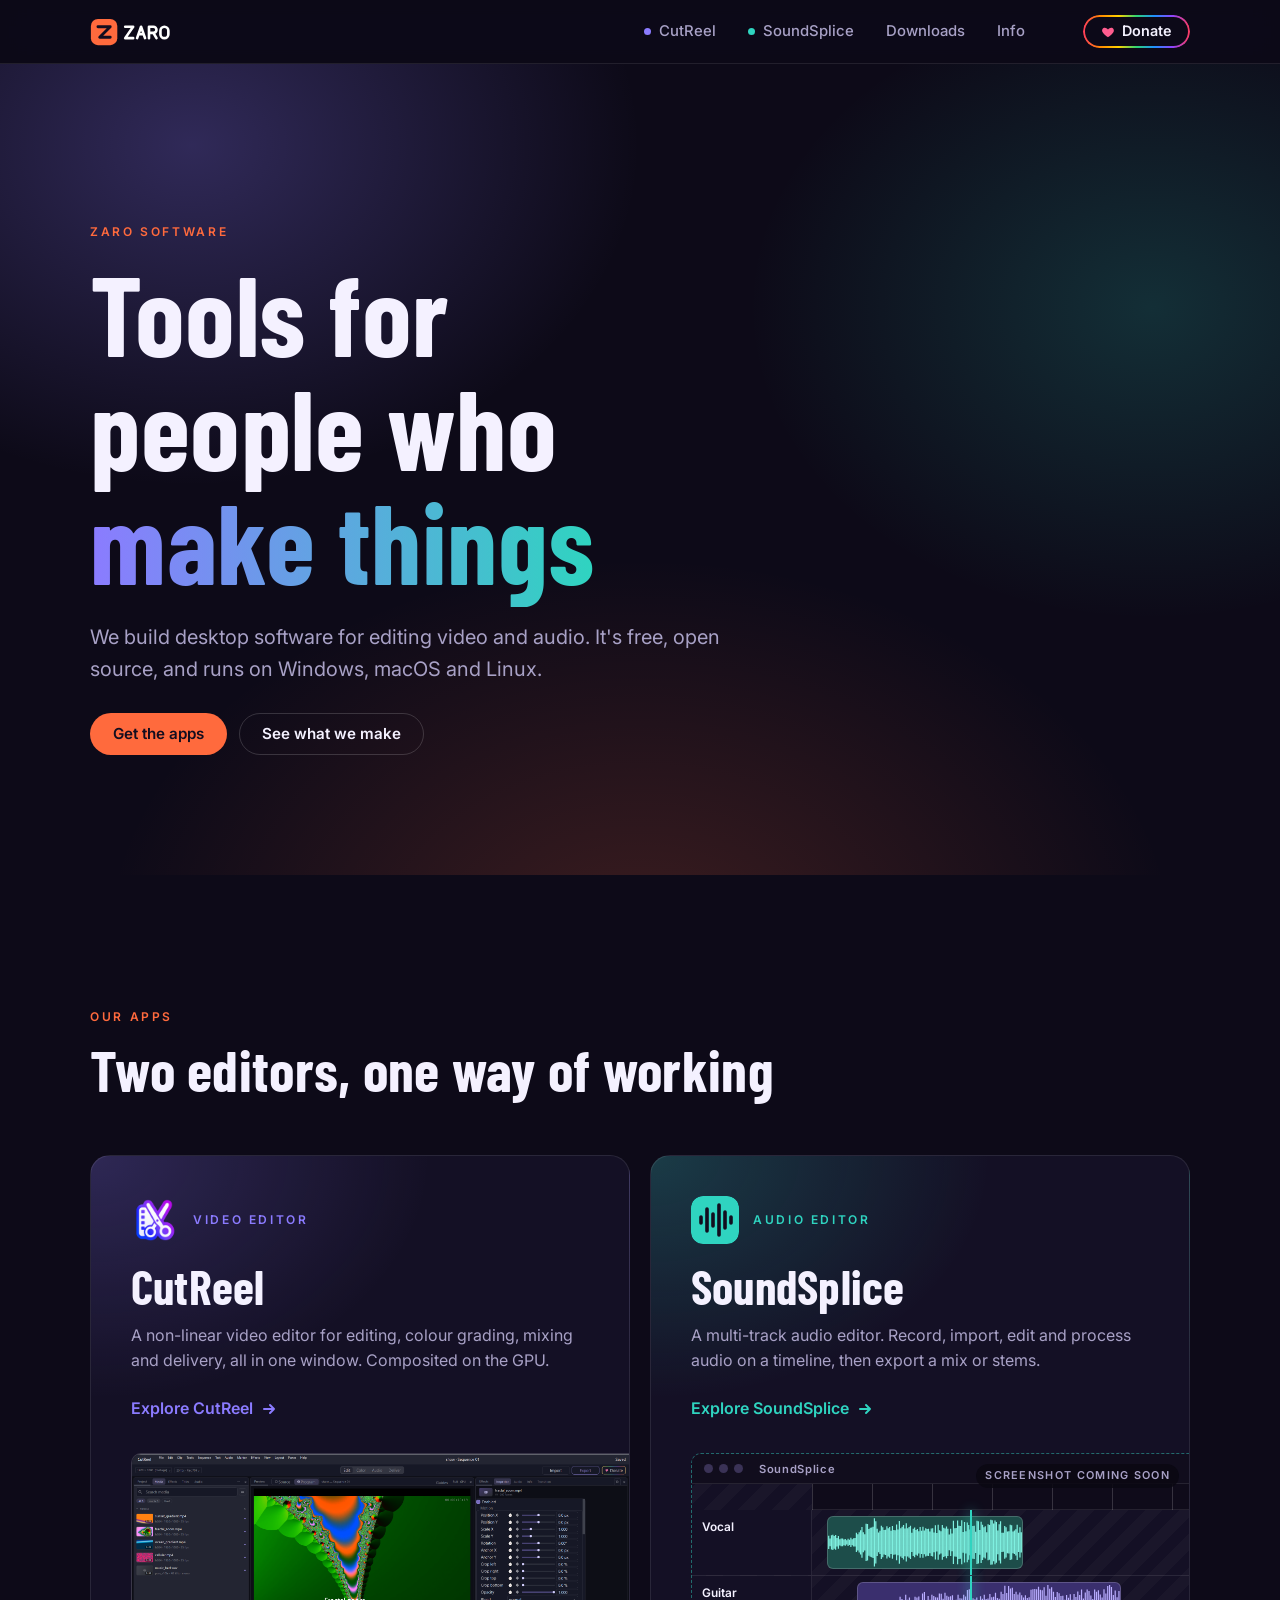
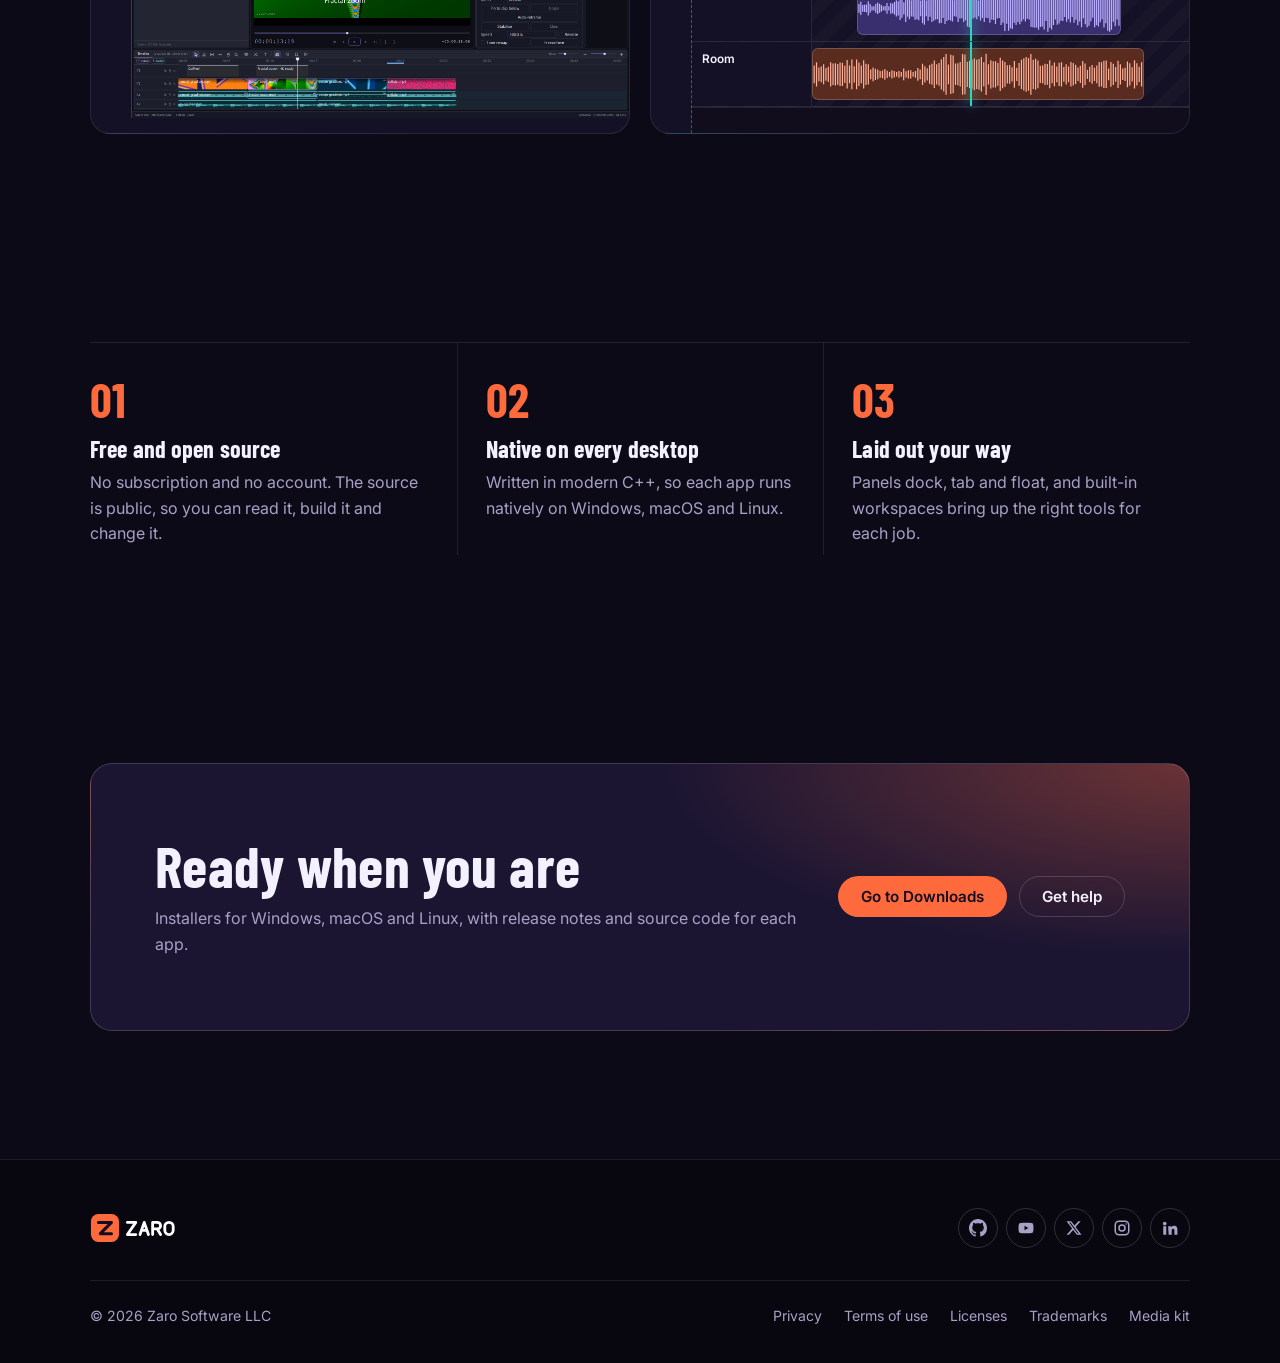
<file: index.html>
<!doctype html>
<html lang="en" class="no-js">
<head>
  <meta charset="utf-8">
  <meta name="viewport" content="width=device-width, initial-scale=1">
  <title>Zaro | Free creative tools for video and audio</title>
  <meta name="description" content="Zaro makes CutReel, a non-linear video editor, and SoundSplice, a multi-track audio editor. Free, open source, for Windows, macOS and Linux.">
  <link rel="icon" href="assets/img/brand/zaro-mark.svg" type="image/svg+xml">
  <link rel="preconnect" href="https://fonts.googleapis.com">
  <link rel="preconnect" href="https://fonts.gstatic.com" crossorigin>
  <link href="https://fonts.googleapis.com/css2?family=Barlow+Condensed:wght@600;700&family=Inter:wght@400;500;600;700&family=JetBrains+Mono:wght@400;500&display=swap" rel="stylesheet">
  <link rel="stylesheet" href="assets/css/site.css">
</head>
<body class="theme-zaro">
  <a class="skip-link" href="#main">Skip to content</a>

  <header class="site-header" data-layout="header"></header>

  <main id="main">
    <section class="home-hero">
      <div class="wrap">
        <span class="eyebrow">Zaro Software</span>
        <h1>Tools for people who <em>make things</em></h1>
        <p class="lede">We build desktop software for editing video and audio. It's free, open source, and runs on Windows, macOS and Linux.</p>
        <div class="btn-row">
          <a class="btn btn--primary" href="downloads.html">Get the apps</a>
          <a class="btn btn--ghost" href="#products">See what we make</a>
        </div>
      </div>
    </section>

    <section class="section" id="products">
      <div class="wrap">
        <div class="section-head reveal">
          <span class="eyebrow">Our apps</span>
          <h2>Two editors, one way of working</h2>
        </div>

        <div class="products">
          <a class="product-card product-card--cutreel reveal" href="cutreel.html">
            <div class="product-card__body">
              <div class="product-card__head">
                <img src="assets/img/cutreel/cutreel-icon.png" alt="" width="48" height="48">
                <span class="eyebrow">Video editor</span>
              </div>
              <h2>CutReel</h2>
              <p>A non-linear video editor for editing, colour grading, mixing and delivery, all in one window. Composited on the GPU.</p>
              <span class="go">Explore CutReel <svg viewBox="0 0 16 16" fill="none" stroke="currentColor" stroke-width="2" stroke-linecap="round" stroke-linejoin="round"><path d="M3 8h10M9 4l4 4-4 4"/></svg></span>
            </div>
            <div class="product-card__media">
              <img src="assets/img/cutreel/01-edit-workspace.png" alt="CutReel's Edit workspace with a media bin, program monitor, Inspector and four-track timeline" width="1920" height="1018" loading="lazy">
            </div>
          </a>

          <a class="product-card product-card--soundsplice reveal" href="soundsplice.html">
            <div class="product-card__body">
              <div class="product-card__head">
                <img src="assets/img/brand/soundsplice-icon.svg" alt="" width="48" height="48">
                <span class="eyebrow">Audio editor</span>
              </div>
              <h2>SoundSplice</h2>
              <p>A multi-track audio editor. Record, import, edit and process audio on a timeline, then export a mix or stems.</p>
              <span class="go">Explore SoundSplice <svg viewBox="0 0 16 16" fill="none" stroke="currentColor" stroke-width="2" stroke-linecap="round" stroke-linejoin="round"><path d="M3 8h10M9 4l4 4-4 4"/></svg></span>
            </div>
            <div class="product-card__media">
              <div class="placeholder mock-daw" data-label="Screenshot coming soon" style="--accent:var(--soundsplice)">
                <div class="mock-daw__bar"><i></i><i></i><i></i><b>SoundSplice</b></div>
                <div class="mock-daw__ruler"></div>
                <div class="mock-daw__tracks">
                  <div class="mock-track"><div class="mock-track__head"><b>Vocal</b></div><div class="mock-track__lane"><div class="mock-clip" style="left:4%;width:52%;background:#1d4d4a" data-wave="11" data-color="#7ff0e0"></div><div class="mock-playhead"></div></div></div>
                  <div class="mock-track"><div class="mock-track__head"><b>Guitar</b></div><div class="mock-track__lane"><div class="mock-clip" style="left:12%;width:70%;background:#3a2f6e" data-wave="23" data-color="#b9adff"></div><div class="mock-playhead"></div></div></div>
                  <div class="mock-track"><div class="mock-track__head"><b>Room</b></div><div class="mock-track__lane"><div class="mock-clip" style="left:0;width:88%;background:#5a2b1f" data-wave="37" data-color="#ffb199"></div><div class="mock-playhead"></div></div></div>
                </div>
                <div class="mock-daw__status"></div>
              </div>
            </div>
          </a>
        </div>
      </div>
    </section>

    <section class="section section--tight">
      <div class="wrap">
        <div class="values reveal">
          <div>
            <div class="num">01</div>
            <h3>Free and open source</h3>
            <p>No subscription and no account. The source is public, so you can read it, build it and change it.</p>
          </div>
          <div>
            <div class="num">02</div>
            <h3>Native on every desktop</h3>
            <p>Written in modern C++, so each app runs natively on Windows, macOS and Linux.</p>
          </div>
          <div>
            <div class="num">03</div>
            <h3>Laid out your way</h3>
            <p>Panels dock, tab and float, and built-in workspaces bring up the right tools for each job.</p>
          </div>
        </div>
      </div>
    </section>

    <section class="section">
      <div class="wrap">
        <div class="cta reveal">
          <div>
            <h2>Ready when you are</h2>
            <p>Installers for Windows, macOS and Linux, with release notes and source code for each app.</p>
          </div>
          <div class="btn-row">
            <a class="btn btn--primary" href="downloads.html">Go to Downloads</a>
            <a class="btn btn--ghost" href="info.html">Get help</a>
          </div>
        </div>
      </div>
    </section>
  </main>

  <footer class="site-footer" data-layout="footer"></footer>

  <script src="assets/js/layout.js"></script>
  <script src="assets/js/site.js"></script>
</body>
</html>
</file>
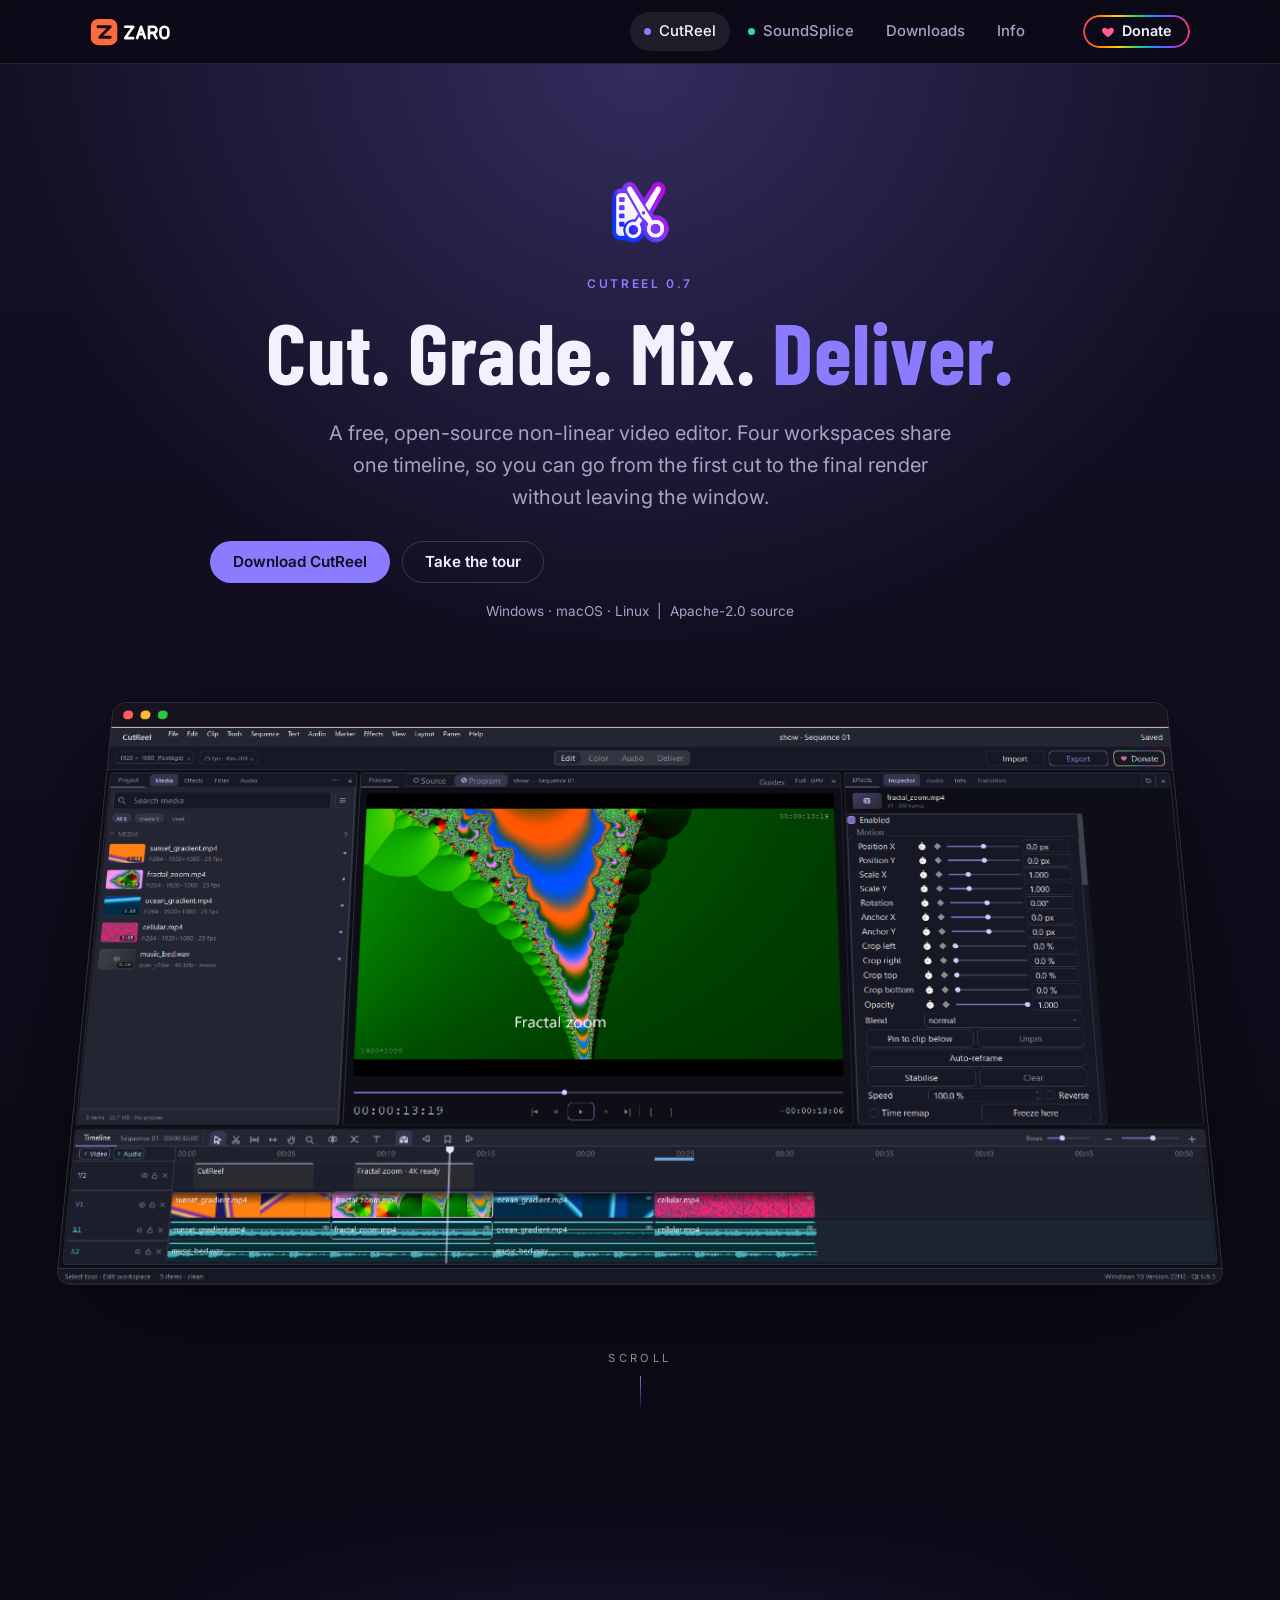
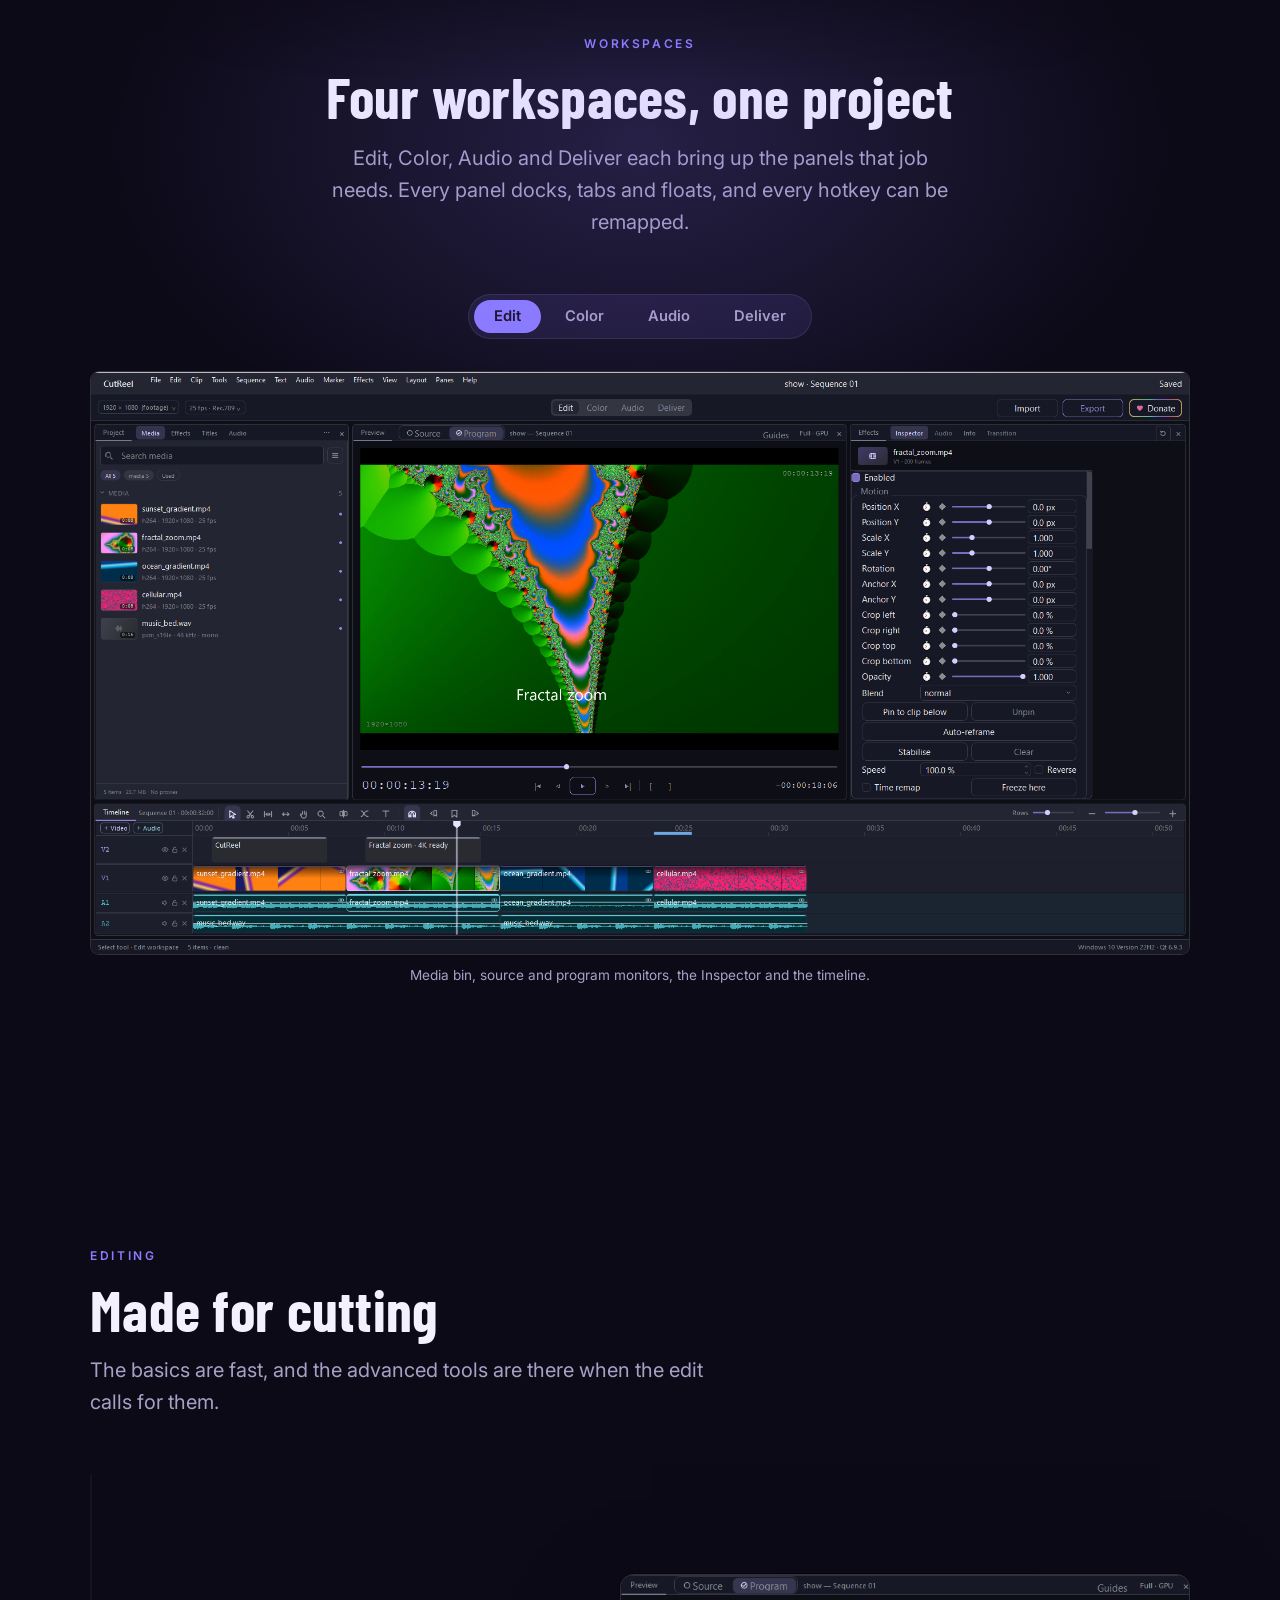
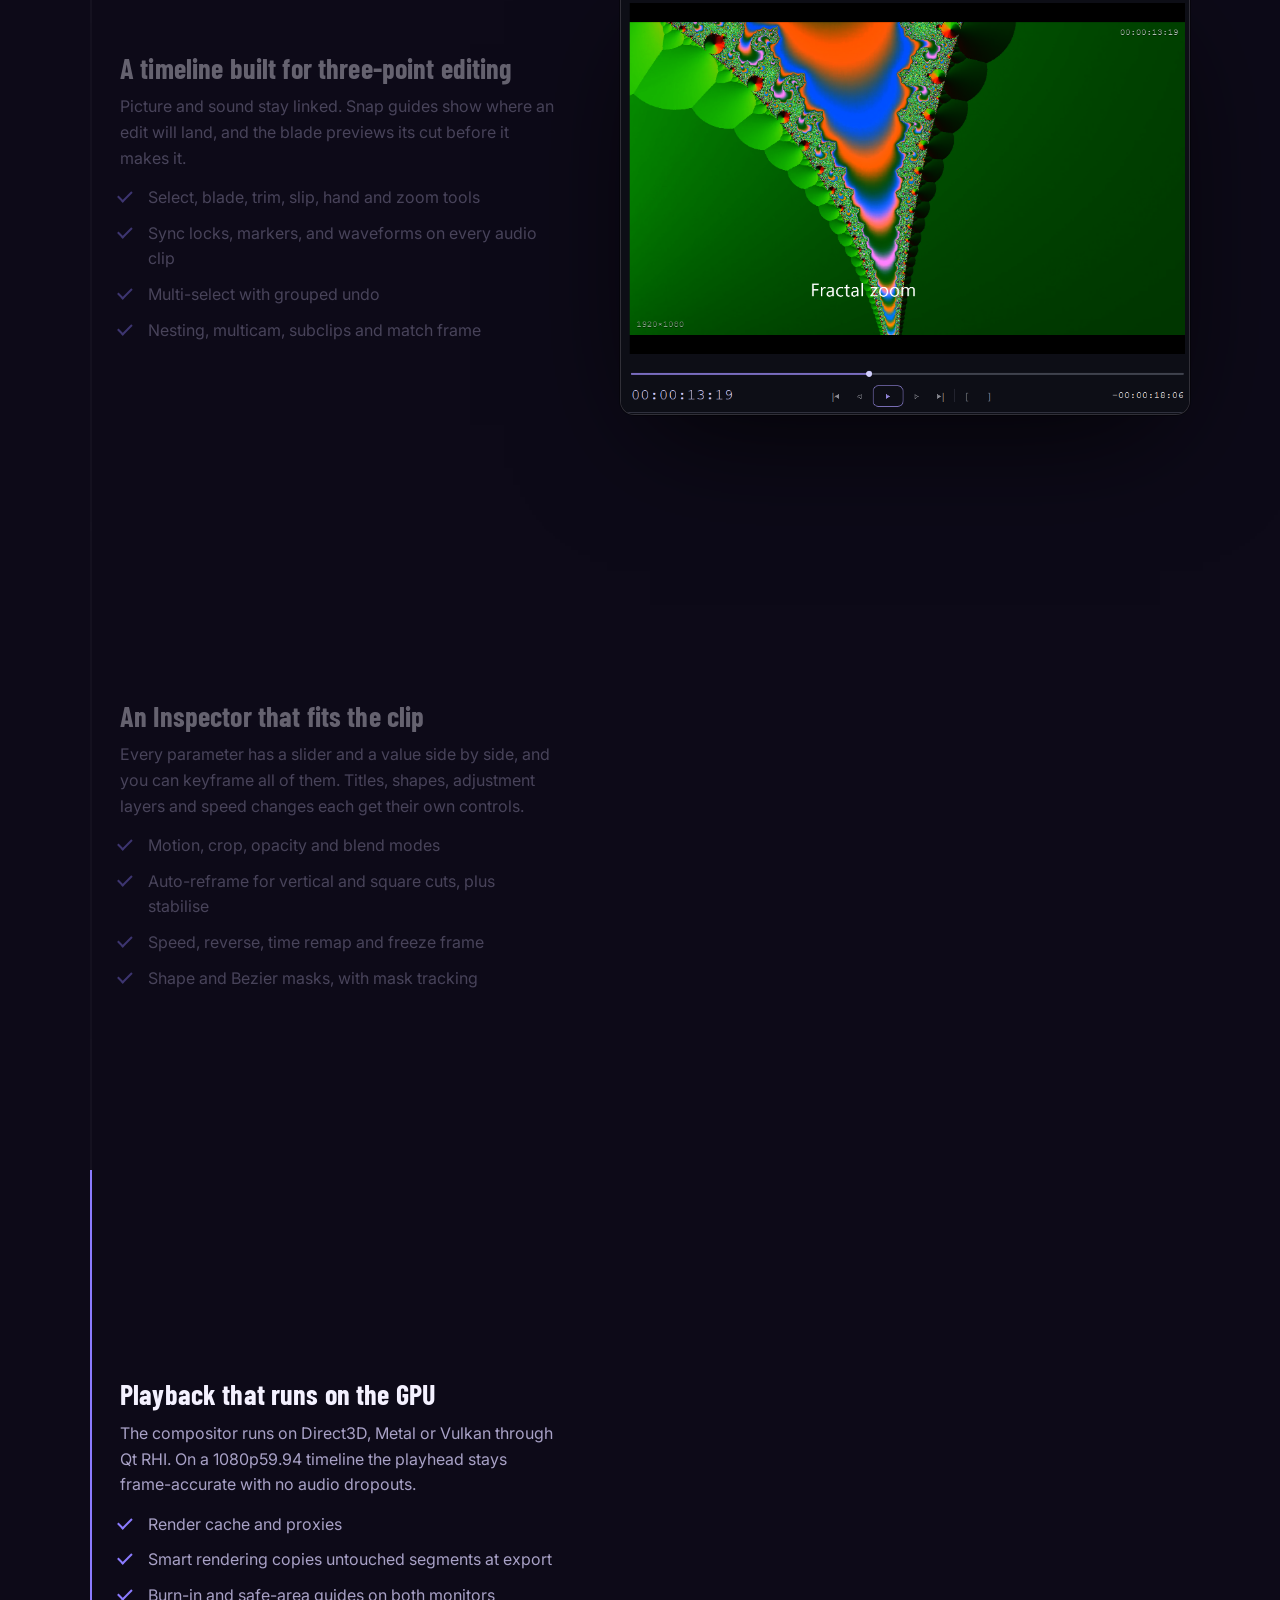
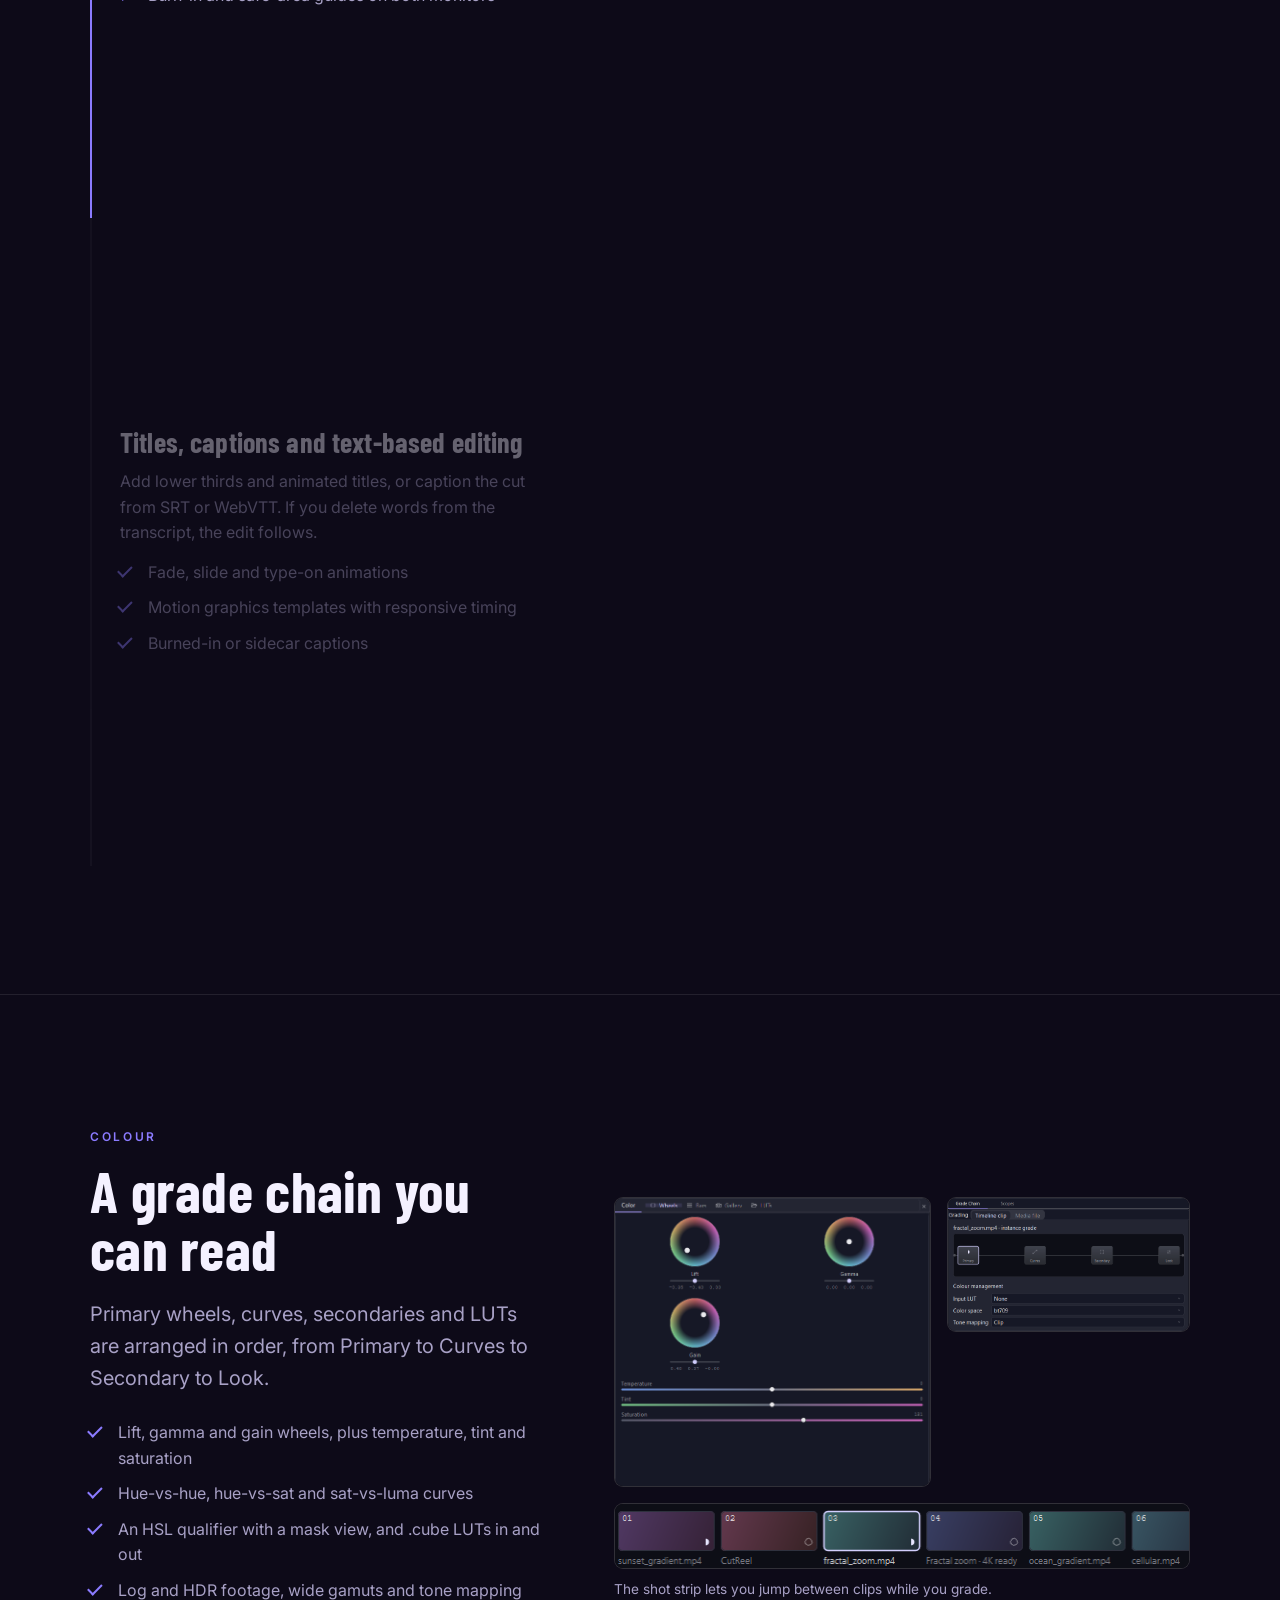
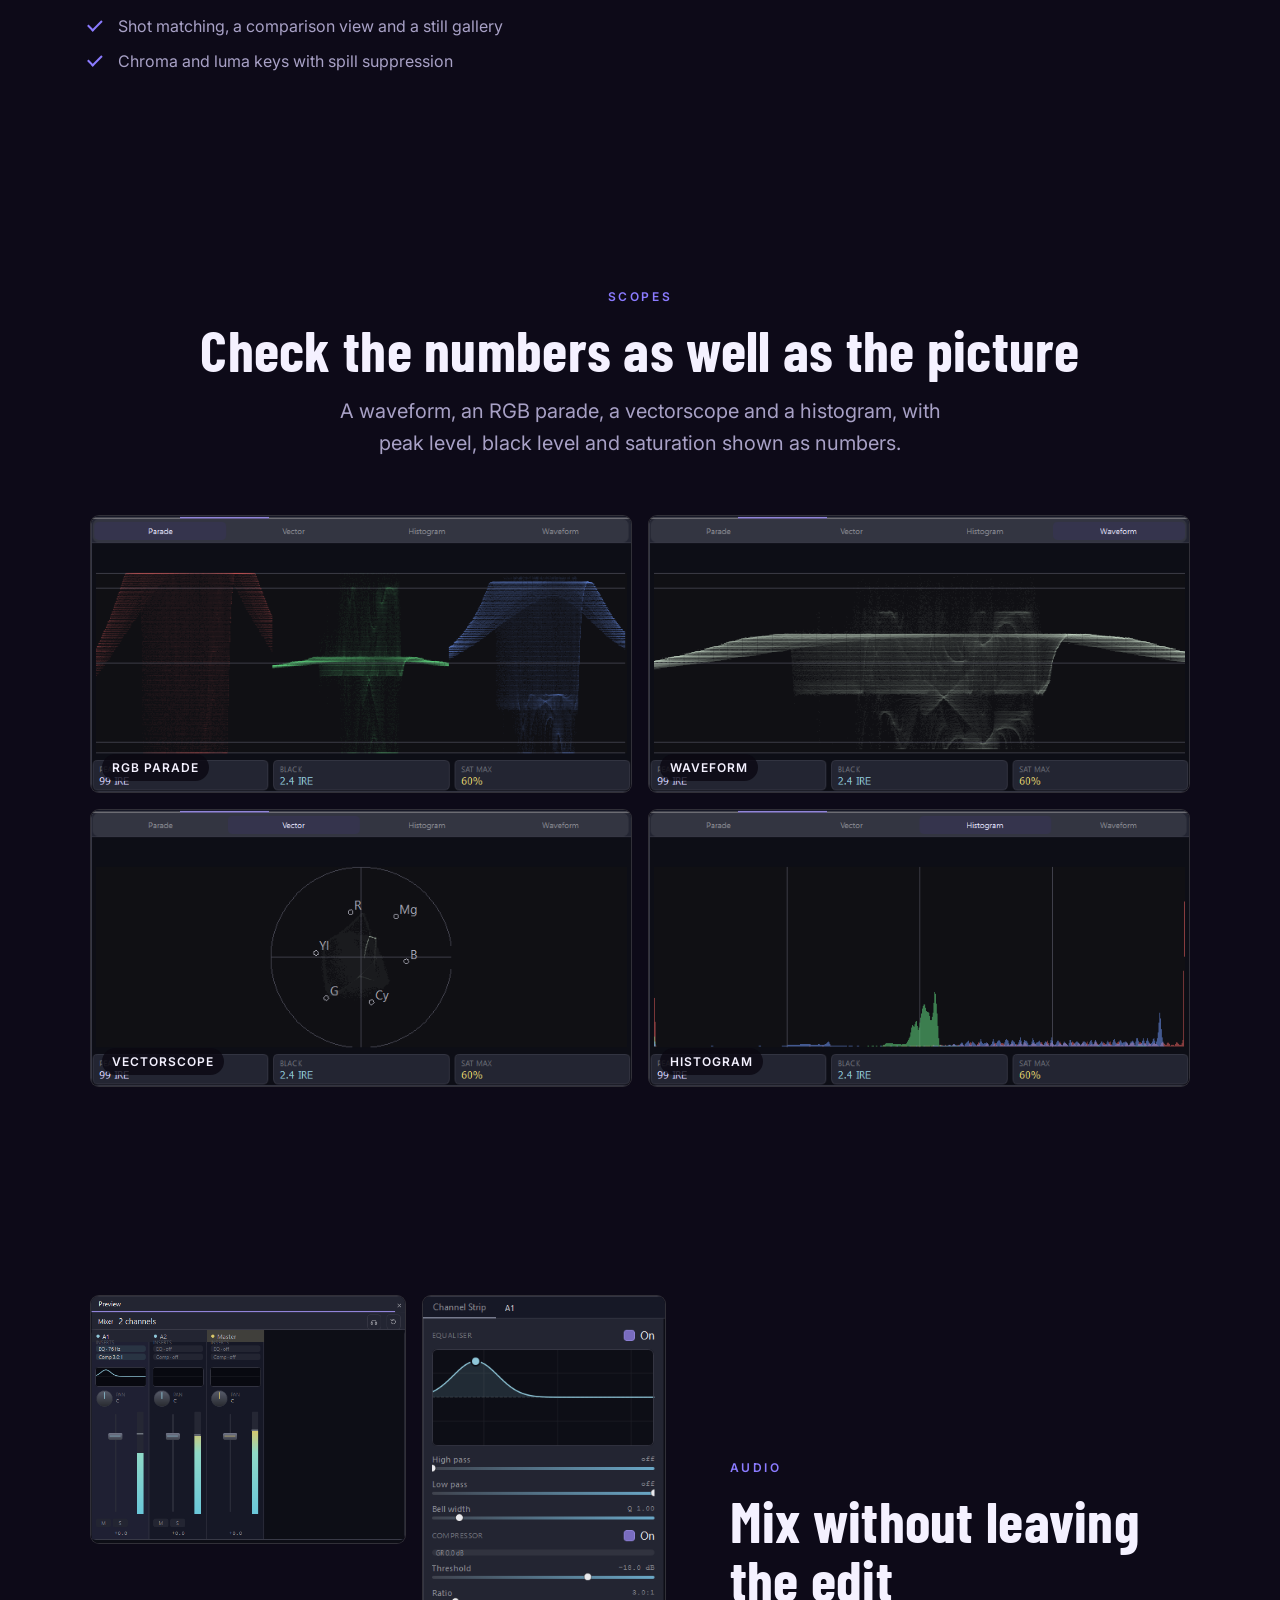
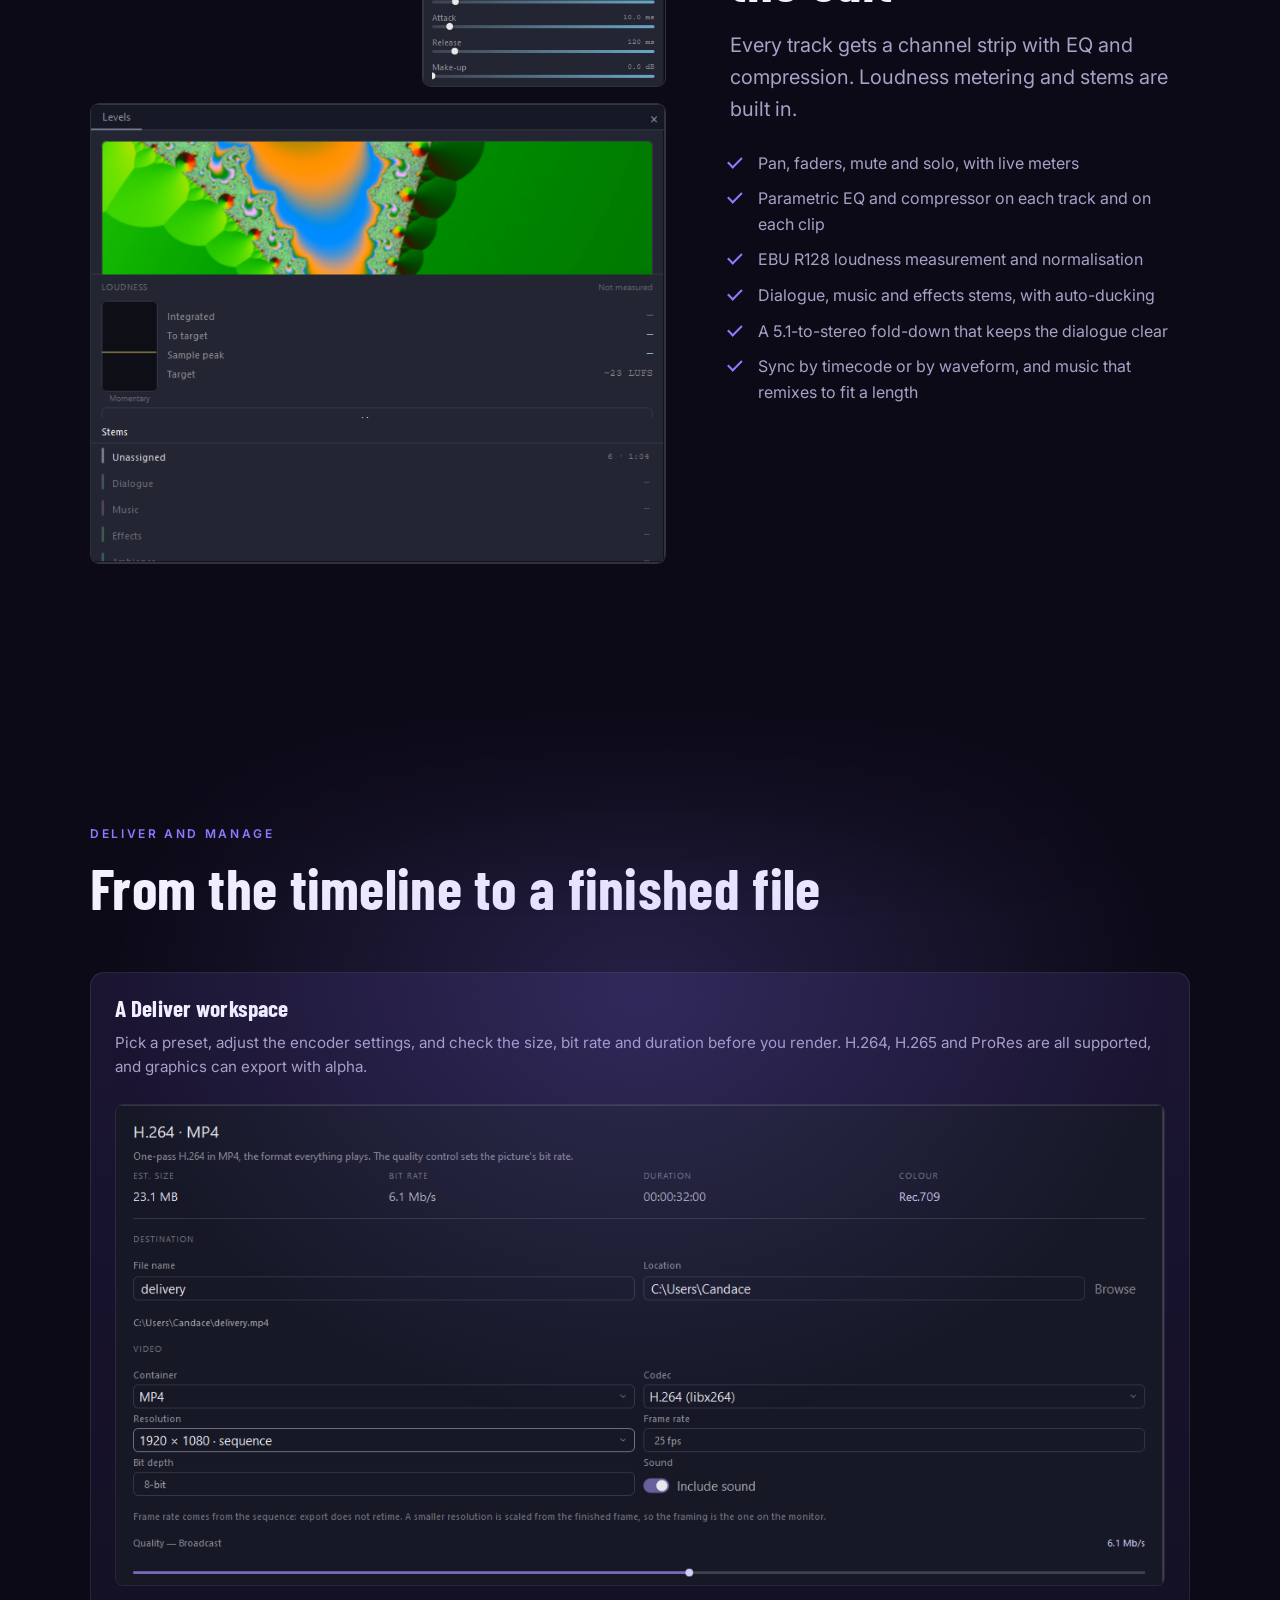
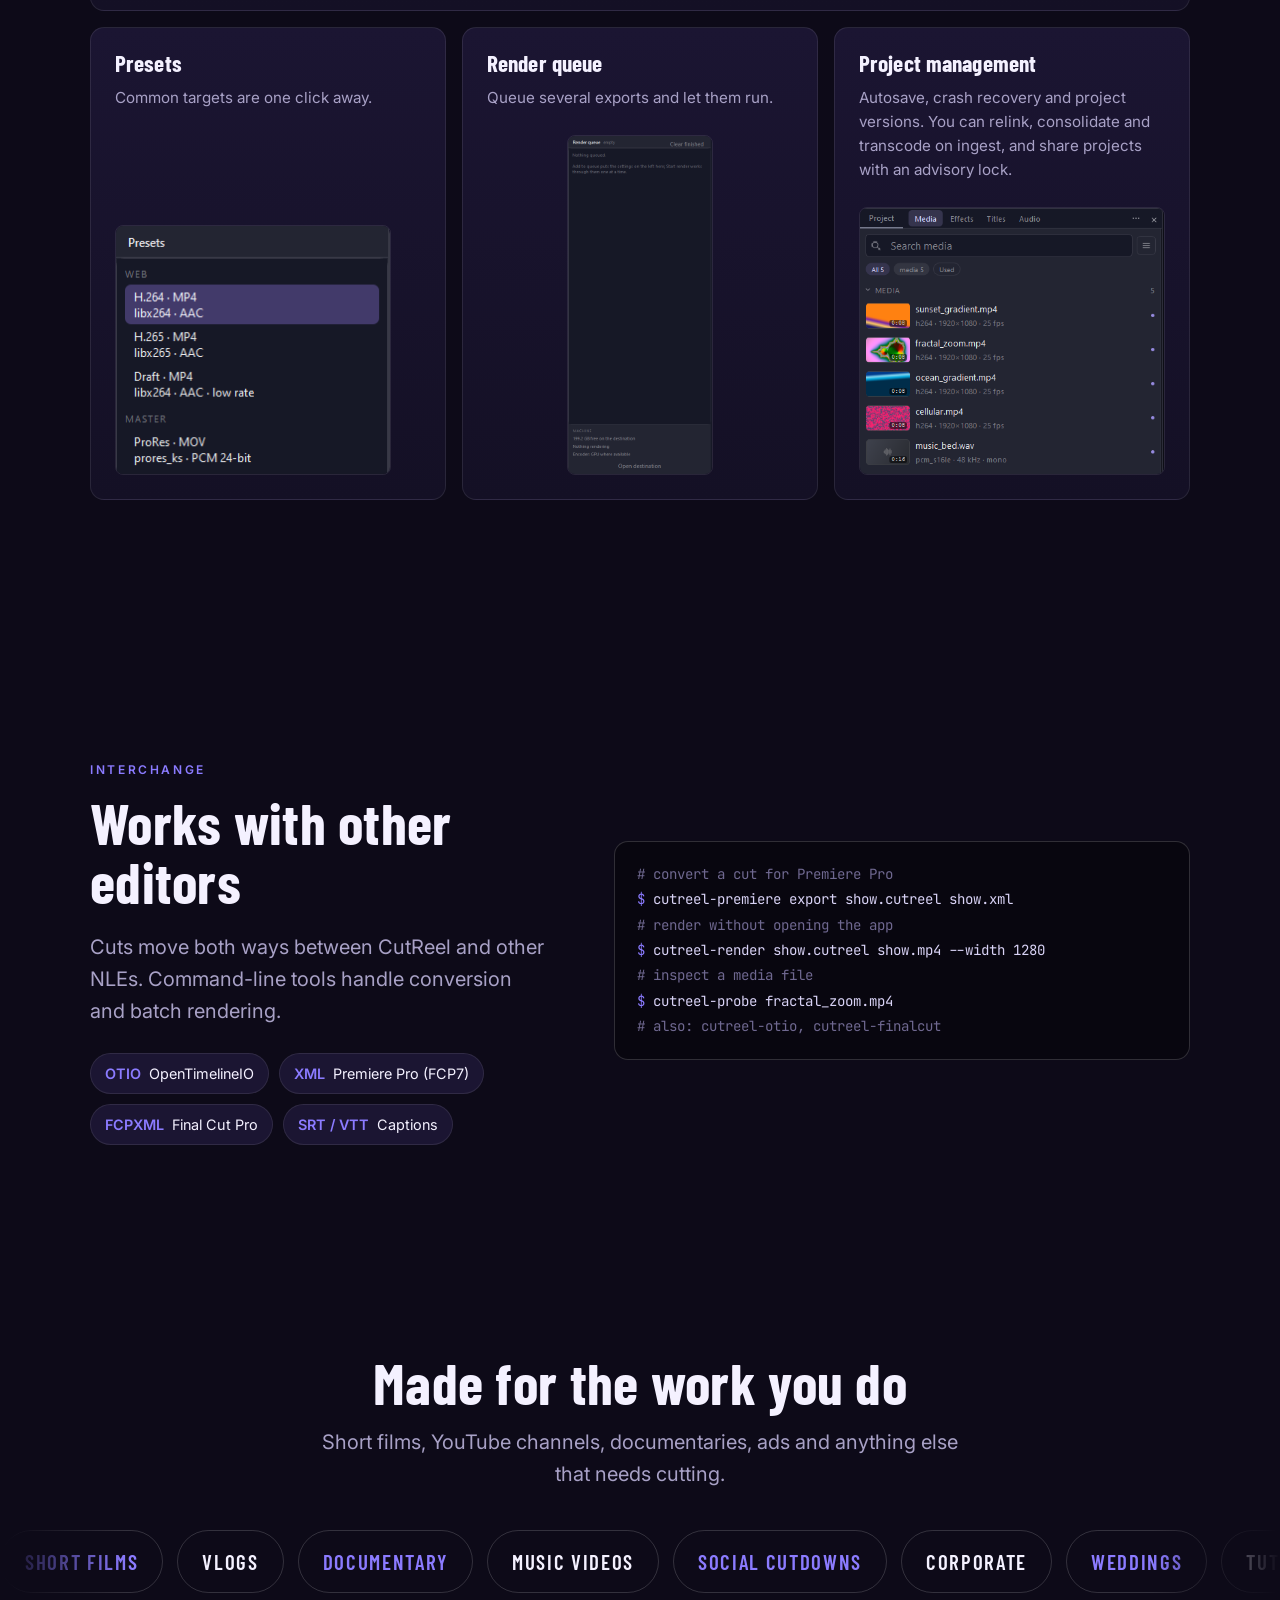
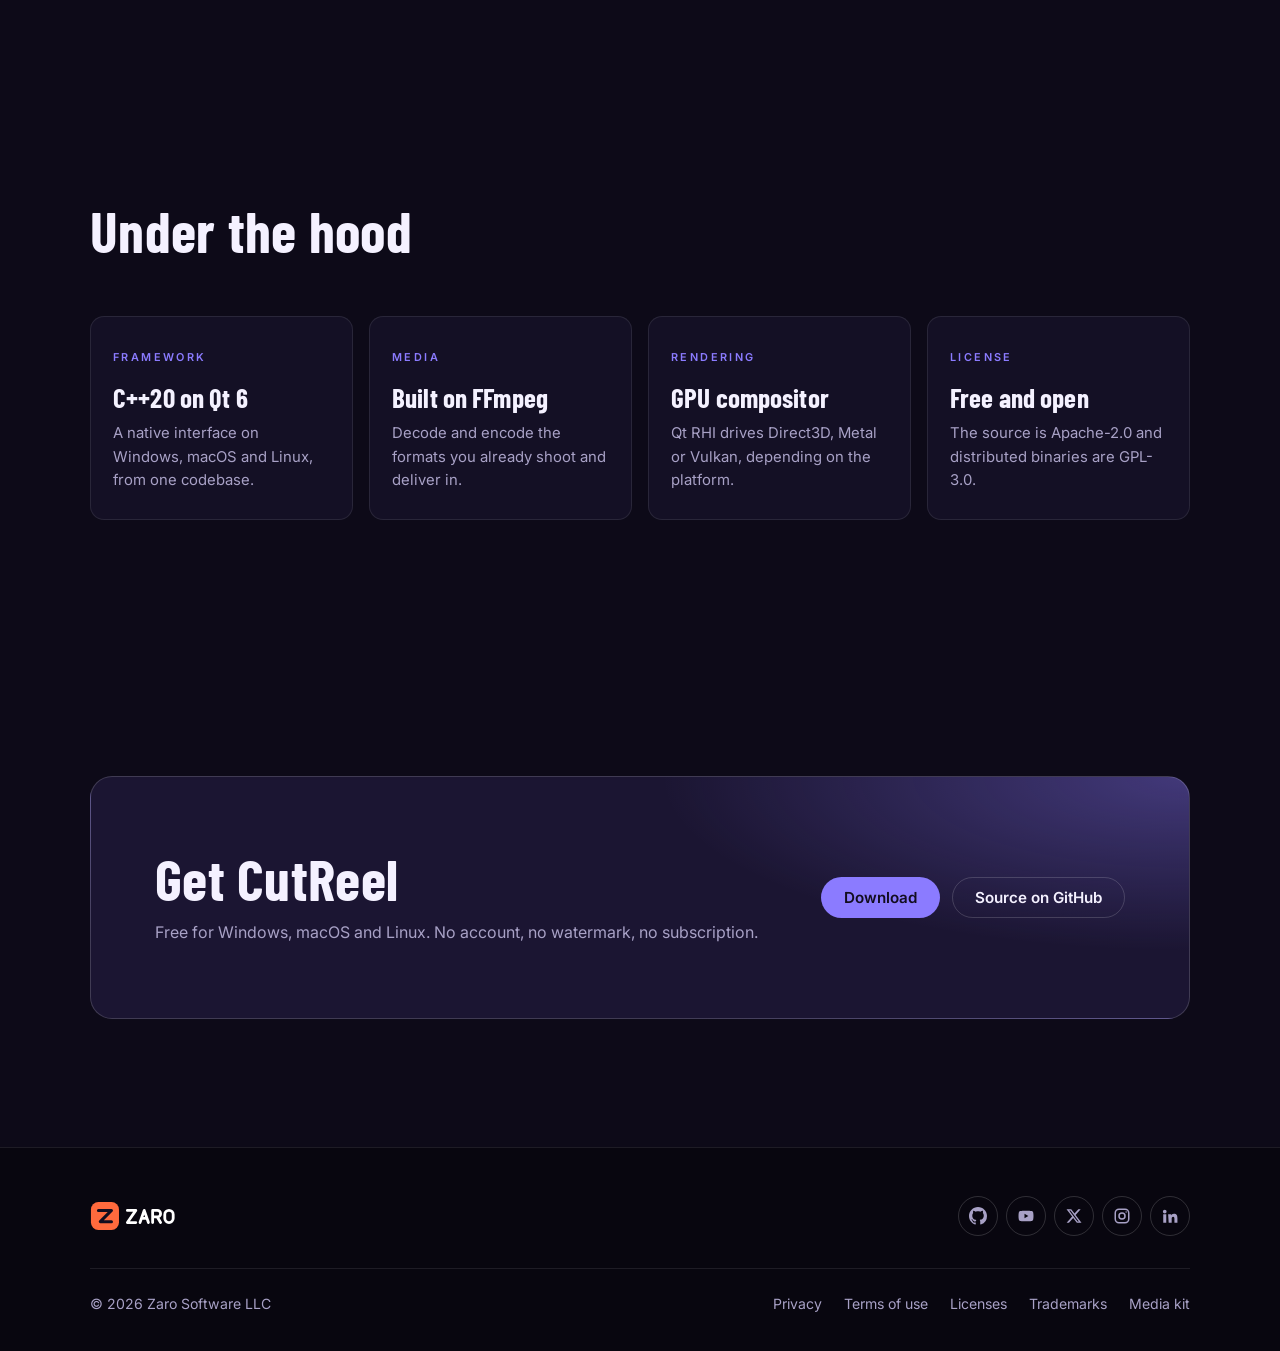
<file: cutreel.html>
<!doctype html>
<html lang="en" class="no-js">
<head>
  <meta charset="utf-8">
  <meta name="viewport" content="width=device-width, initial-scale=1">
  <title>CutReel | Free video editor by Zaro</title>
  <meta name="description" content="CutReel is a free, open-source non-linear video editor. Edit, colour, mix and deliver from one window, composited on the GPU. Windows, macOS and Linux.">
  <link rel="icon" href="assets/img/cutreel/cutreel-icon.png" type="image/png">
  <link rel="preconnect" href="https://fonts.googleapis.com">
  <link rel="preconnect" href="https://fonts.gstatic.com" crossorigin>
  <link href="https://fonts.googleapis.com/css2?family=Barlow+Condensed:wght@600;700&family=Inter:wght@400;500;600;700&family=JetBrains+Mono:wght@400;500&display=swap" rel="stylesheet">
  <link rel="stylesheet" href="assets/css/site.css">
</head>
<body class="theme-cutreel">
  <a class="skip-link" href="#main">Skip to content</a>

  <header class="site-header" data-layout="header"></header>

  <main id="main">
    <!-- Hero -->
    <section class="hero">
      <div class="wrap">
        <div class="hero-copy">
          <img class="hero-icon" src="assets/img/cutreel/cutreel-icon.png" alt="" width="72" height="72">
          <span class="eyebrow">CutReel 0.7</span>
          <h1>Cut. Grade. Mix. <span>Deliver.</span></h1>
          <p class="lede">A free, open-source non-linear video editor. Four workspaces share one timeline, so you can go from the first cut to the final render without leaving the window.</p>
          <div class="btn-row" data-pill-after>
            <a class="btn btn--primary" href="downloads.html#cutreel">Download CutReel</a>
            <a class="btn btn--ghost" href="#workspaces">Take the tour</a>
          </div>
          <p class="hero-meta">Windows &middot; macOS &middot; Linux &nbsp;|&nbsp; Apache-2.0 source</p>
        </div>
        <div class="hero-stage">
          <div class="hero-shot">
            <div class="frame frame--bar">
              <img src="assets/img/cutreel/01-edit-workspace.png" alt="CutReel's Edit workspace: media bin, a fractal frame with a title on the program monitor, the Inspector, and a four-track timeline" width="1920" height="1018" fetchpriority="high">
            </div>
          </div>
          <div class="scroll-cue" aria-hidden="true">Scroll<i></i></div>
        </div>
      </div>
    </section>

    <!-- Workspaces -->
    <section class="section glow" id="workspaces">
      <div class="wrap">
        <div class="section-head center reveal">
          <span class="eyebrow">Workspaces</span>
          <h2>Four workspaces, one project</h2>
          <p class="lede">Edit, Color, Audio and Deliver each bring up the panels that job needs. Every panel docks, tabs and floats, and every hotkey can be remapped.</p>
        </div>

        <div class="center reveal" data-tabs>
          <div class="tabs" role="tablist" aria-label="CutReel workspaces">
            <button role="tab" id="ws-tab-edit" aria-controls="ws-edit" aria-selected="true">Edit</button>
            <button role="tab" id="ws-tab-color" aria-controls="ws-color" aria-selected="false" tabindex="-1">Color</button>
            <button role="tab" id="ws-tab-audio" aria-controls="ws-audio" aria-selected="false" tabindex="-1">Audio</button>
            <button role="tab" id="ws-tab-deliver" aria-controls="ws-deliver" aria-selected="false" tabindex="-1">Deliver</button>
          </div>
          <div class="tab-panels">
            <figure class="tab-panel shot" id="ws-edit" role="tabpanel" aria-labelledby="ws-tab-edit">
              <img class="zoomable" src="assets/img/cutreel/01-edit-workspace.png" alt="Edit workspace" width="1920" height="1018" loading="lazy">
              <figcaption>Media bin, source and program monitors, the Inspector and the timeline.</figcaption>
            </figure>
            <figure class="tab-panel shot" id="ws-color" role="tabpanel" aria-labelledby="ws-tab-color" hidden>
              <img class="zoomable" src="assets/img/cutreel/02-color-workspace.png" alt="Color workspace" width="1920" height="1018" loading="lazy">
              <figcaption>Colour wheels, the grade chain, scopes and a strip of every shot in the cut.</figcaption>
            </figure>
            <figure class="tab-panel shot" id="ws-audio" role="tabpanel" aria-labelledby="ws-tab-audio" hidden>
              <img class="zoomable" src="assets/img/cutreel/03-audio-workspace.png" alt="Audio workspace" width="1920" height="1018" loading="lazy">
              <figcaption>The mixer, loudness meters and stems, captured mid-playback.</figcaption>
            </figure>
            <figure class="tab-panel shot" id="ws-deliver" role="tabpanel" aria-labelledby="ws-tab-deliver" hidden>
              <img class="zoomable" src="assets/img/cutreel/04-deliver-workspace.png" alt="Deliver workspace" width="1920" height="1018" loading="lazy">
              <figcaption>Presets, full encoder settings and a render queue.</figcaption>
            </figure>
          </div>
        </div>
      </div>
    </section>

    <!-- Editing story -->
    <section class="section">
      <div class="wrap">
        <div class="section-head reveal">
          <span class="eyebrow">Editing</span>
          <h2>Made for cutting</h2>
          <p class="lede">The basics are fast, and the advanced tools are there when the edit calls for them.</p>
        </div>

        <div class="story" data-story>
          <div class="story-steps">
            <article class="story-step">
              <h3>A timeline built for three-point editing</h3>
              <p>Picture and sound stay linked. Snap guides show where an edit will land, and the blade previews its cut before it makes it.</p>
              <ul class="ticks">
                <li>Select, blade, trim, slip, hand and zoom tools</li>
                <li>Sync locks, markers, and waveforms on every audio clip</li>
                <li>Multi-select with grouped undo</li>
                <li>Nesting, multicam, subclips and match frame</li>
              </ul>
              <figure class="shot story-inline"><img src="assets/img/cutreel/timeline.png" alt="CutReel timeline with video, title and audio tracks" width="1260" height="230" loading="lazy"></figure>
            </article>
            <article class="story-step">
              <h3>An Inspector that fits the clip</h3>
              <p>Every parameter has a slider and a value side by side, and you can keyframe all of them. Titles, shapes, adjustment layers and speed changes each get their own controls.</p>
              <ul class="ticks">
                <li>Motion, crop, opacity and blend modes</li>
                <li>Auto-reframe for vertical and square cuts, plus stabilise</li>
                <li>Speed, reverse, time remap and freeze frame</li>
                <li>Shape and Bezier masks, with mask tracking</li>
              </ul>
              <figure class="shot story-inline"><img src="assets/img/cutreel/inspector.png" alt="The Inspector panel" width="425" height="660" loading="lazy"></figure>
            </article>
            <article class="story-step">
              <h3>Playback that runs on the GPU</h3>
              <p>The compositor runs on Direct3D, Metal or Vulkan through Qt RHI. On a 1080p59.94 timeline the playhead stays frame-accurate with no audio dropouts.</p>
              <ul class="ticks">
                <li>Render cache and proxies</li>
                <li>Smart rendering copies untouched segments at export</li>
                <li>Burn-in and safe-area guides on both monitors</li>
              </ul>
              <figure class="shot story-inline"><img src="assets/img/cutreel/program-monitor.png" alt="The program monitor" width="855" height="660" loading="lazy"></figure>
            </article>
            <article class="story-step">
              <h3>Titles, captions and text-based editing</h3>
              <p>Add lower thirds and animated titles, or caption the cut from SRT or WebVTT. If you delete words from the transcript, the edit follows.</p>
              <ul class="ticks">
                <li>Fade, slide and type-on animations</li>
                <li>Motion graphics templates with responsive timing</li>
                <li>Burned-in or sidecar captions</li>
              </ul>
              <figure class="shot story-inline"><img src="assets/img/cutreel/title-presets.png" alt="Title presets" width="655" height="280" loading="lazy"></figure>
            </article>
          </div>
          <div class="story-visual" aria-hidden="true">
            <figure><img src="assets/img/cutreel/timeline.png" alt="" class="frame" width="1260" height="230" loading="lazy"></figure>
            <figure><img src="assets/img/cutreel/inspector.png" alt="" class="frame" width="425" height="660" loading="lazy"></figure>
            <figure><img src="assets/img/cutreel/program-monitor.png" alt="" class="frame" width="855" height="660" loading="lazy"></figure>
            <figure><img src="assets/img/cutreel/title-presets.png" alt="" class="frame" width="655" height="280" loading="lazy"></figure>
          </div>
        </div>
      </div>
    </section>

    <hr class="divider">

    <!-- Colour -->
    <section class="section">
      <div class="wrap">
        <div class="split">
          <div class="reveal">
            <span class="eyebrow">Colour</span>
            <h2>A grade chain you can read</h2>
            <p class="lede">Primary wheels, curves, secondaries and LUTs are arranged in order, from Primary to Curves to Secondary to Look.</p>
            <ul class="ticks">
              <li>Lift, gamma and gain wheels, plus temperature, tint and saturation</li>
              <li>Hue-vs-hue, hue-vs-sat and sat-vs-luma curves</li>
              <li>An HSL qualifier with a mask view, and .cube LUTs in and out</li>
              <li>Log and HDR footage, wide gamuts and tone mapping</li>
              <li>Shot matching, a comparison view and a still gallery</li>
              <li>Chroma and luma keys with spill suppression</li>
            </ul>
          </div>
          <div class="collage collage--2 reveal">
            <figure class="shot"><img class="zoomable" src="assets/img/cutreel/color-wheels.png" alt="Lift, gamma and gain colour wheels" width="655" height="600" loading="lazy"></figure>
            <figure class="shot"><img class="zoomable" src="assets/img/cutreel/grade-chain.png" alt="The grade chain" width="655" height="360" loading="lazy"></figure>
            <figure class="shot"><img class="zoomable" src="assets/img/cutreel/shot-strip.png" alt="Shot strip showing each clip in the sequence" width="570" height="64" loading="lazy"><figcaption>The shot strip lets you jump between clips while you grade.</figcaption></figure>
          </div>
        </div>
      </div>
    </section>

    <!-- Scopes -->
    <section class="section section--tight">
      <div class="wrap">
        <div class="section-head center reveal">
          <span class="eyebrow">Scopes</span>
          <h2>Check the numbers as well as the picture</h2>
          <p class="lede">A waveform, an RGB parade, a vectorscope and a histogram, with peak level, black level and saturation shown as numbers.</p>
        </div>
        <div class="quad reveal">
          <figure class="shot"><img class="zoomable" src="assets/img/cutreel/scope-parade.png" alt="RGB parade scope" width="655" height="335" loading="lazy"><figcaption>RGB parade</figcaption></figure>
          <figure class="shot"><img class="zoomable" src="assets/img/cutreel/scope-waveform.png" alt="Waveform scope" width="655" height="335" loading="lazy"><figcaption>Waveform</figcaption></figure>
          <figure class="shot"><img class="zoomable" src="assets/img/cutreel/scope-vector.png" alt="Vectorscope" width="655" height="335" loading="lazy"><figcaption>Vectorscope</figcaption></figure>
          <figure class="shot"><img class="zoomable" src="assets/img/cutreel/scope-histogram.png" alt="Histogram" width="655" height="335" loading="lazy"><figcaption>Histogram</figcaption></figure>
        </div>
      </div>
    </section>

    <!-- Audio -->
    <section class="section">
      <div class="wrap">
        <div class="split split--flip">
          <div class="reveal">
            <span class="eyebrow">Audio</span>
            <h2>Mix without leaving the edit</h2>
            <p class="lede">Every track gets a channel strip with EQ and compression. Loudness metering and stems are built in.</p>
            <ul class="ticks">
              <li>Pan, faders, mute and solo, with live meters</li>
              <li>Parametric EQ and compressor on each track and on each clip</li>
              <li>EBU R128 loudness measurement and normalisation</li>
              <li>Dialogue, music and effects stems, with auto-ducking</li>
              <li>A 5.1-to-stereo fold-down that keeps the dialogue clear</li>
              <li>Sync by timecode or by waveform, and music that remixes to fit a length</li>
            </ul>
          </div>
          <div class="collage collage--2 reveal">
            <figure class="shot"><img class="zoomable" src="assets/img/cutreel/mixer.png" alt="The mixer" width="580" height="455" loading="lazy"></figure>
            <figure class="shot"><img class="zoomable" src="assets/img/cutreel/channel-strip.png" alt="A channel strip with EQ and compressor" width="322" height="520" loading="lazy"></figure>
            <figure class="shot"><img class="zoomable" src="assets/img/cutreel/loudness-stems.png" alt="Loudness meter and audio stems" width="655" height="525" loading="lazy"></figure>
          </div>
        </div>
      </div>
    </section>

    <!-- Delivery + the rest, as a bento -->
    <section class="section glow">
      <div class="wrap">
        <div class="section-head reveal">
          <span class="eyebrow">Deliver and manage</span>
          <h2>From the timeline to a finished file</h2>
        </div>
        <div class="bento">
          <div class="tile tile--full reveal">
            <h3>A Deliver workspace</h3>
            <p>Pick a preset, adjust the encoder settings, and check the size, bit rate and duration before you render. H.264, H.265 and ProRes are all supported, and graphics can export with alpha.</p>
            <div class="tile-media"><img class="zoomable" src="assets/img/cutreel/deliver-settings.png" alt="Deliver settings" width="1222" height="560" loading="lazy"></div>
          </div>
          <div class="tile tile--sm-half reveal">
            <h3>Presets</h3>
            <p>Common targets are one click away.</p>
            <div class="tile-media"><img class="zoomable" src="assets/img/cutreel/deliver-presets.png" alt="Delivery presets" width="276" height="250" loading="lazy"></div>
          </div>
          <div class="tile tile--sm-half reveal">
            <h3>Render queue</h3>
            <p>Queue several exports and let them run.</p>
            <div class="tile-media"><img class="zoomable" src="assets/img/cutreel/render-queue.png" alt="Render queue" width="384" height="905" loading="lazy" style="max-height:340px;width:auto;margin:0 auto"></div>
          </div>
          <div class="tile reveal">
            <h3>Project management</h3>
            <p>Autosave, crash recovery and project versions. You can relink, consolidate and transcode on ingest, and share projects with an advisory lock.</p>
            <div class="tile-media"><img class="zoomable" src="assets/img/cutreel/media-bin.png" alt="Media bin" width="445" height="390" loading="lazy"></div>
          </div>
        </div>
      </div>
    </section>

    <!-- Interop -->
    <section class="section">
      <div class="wrap">
        <div class="split">
          <div class="reveal">
            <span class="eyebrow">Interchange</span>
            <h2>Works with other editors</h2>
            <p class="lede">Cuts move both ways between CutReel and other NLEs. Command-line tools handle conversion and batch rendering.</p>
            <div class="chips">
              <span class="chip"><b>OTIO</b> OpenTimelineIO</span>
              <span class="chip"><b>XML</b> Premiere Pro (FCP7)</span>
              <span class="chip"><b>FCPXML</b> Final Cut Pro</span>
              <span class="chip"><b>SRT / VTT</b> Captions</span>
            </div>
          </div>
          <div class="terminal reveal" role="img" aria-label="Example command-line usage">
            <div><span class="c"># convert a cut for Premiere Pro</span></div>
            <div><span class="p">$ </span>cutreel-premiere export show.cutreel show.xml</div>
            <div><span class="c"># render without opening the app</span></div>
            <div><span class="p">$ </span>cutreel-render show.cutreel show.mp4 --width 1280</div>
            <div><span class="c"># inspect a media file</span></div>
            <div><span class="p">$ </span>cutreel-probe fractal_zoom.mp4</div>
            <div><span class="c"># also: cutreel-otio, cutreel-finalcut</span></div>
          </div>
        </div>
      </div>
    </section>

    <!-- Use cases -->
    <section class="section section--tight">
      <div class="wrap center reveal">
        <h2>Made for the work you do</h2>
        <p class="lede" style="margin-top:14px">Short films, YouTube channels, documentaries, ads and anything else that needs cutting.</p>
      </div>
      <div class="marquee reveal" style="margin-top:40px" aria-hidden="true">
        <div class="marquee-track">
          <span>Short films</span><span>Vlogs</span><span>Documentary</span><span>Music videos</span><span>Social cutdowns</span><span>Corporate</span><span>Weddings</span><span>Tutorials</span>
          <span>Short films</span><span>Vlogs</span><span>Documentary</span><span>Music videos</span><span>Social cutdowns</span><span>Corporate</span><span>Weddings</span><span>Tutorials</span>
        </div>
      </div>
    </section>

    <!-- Under the hood -->
    <section class="section">
      <div class="wrap">
        <div class="section-head reveal">
          <h2>Under the hood</h2>
        </div>
        <div class="hood reveal">
          <div class="hood-card">
            <span class="eyebrow">Framework</span>
            <h3>C++20 on Qt 6</h3>
            <p>A native interface on Windows, macOS and Linux, from one codebase.</p>
          </div>
          <div class="hood-card">
            <span class="eyebrow">Media</span>
            <h3>Built on FFmpeg</h3>
            <p>Decode and encode the formats you already shoot and deliver in.</p>
          </div>
          <div class="hood-card">
            <span class="eyebrow">Rendering</span>
            <h3>GPU compositor</h3>
            <p>Qt RHI drives Direct3D, Metal or Vulkan, depending on the platform.</p>
          </div>
          <div class="hood-card">
            <span class="eyebrow">License</span>
            <h3>Free and open</h3>
            <p>The source is Apache-2.0 and distributed binaries are GPL-3.0.</p>
          </div>
        </div>
      </div>
    </section>

    <!-- CTA -->
    <section class="section" data-pill-stop>
      <div class="wrap">
        <div class="cta reveal">
          <div>
            <h2>Get CutReel</h2>
            <p>Free for Windows, macOS and Linux. No account, no watermark, no subscription.</p>
          </div>
          <div class="btn-row">
            <a class="btn btn--primary" href="downloads.html#cutreel">Download</a>
            <a class="btn btn--ghost" href="https://github.com/skynab/CutReel">Source on GitHub</a>
          </div>
        </div>
      </div>
    </section>
  </main>

  <div class="float-pill" role="complementary" aria-label="Download CutReel">
    <span>Free and open source, for Windows, macOS and Linux.</span>
    <a class="btn btn--primary btn--sm" href="downloads.html#cutreel">Download CutReel</a>
  </div>

  <footer class="site-footer" data-layout="footer"></footer>

  <script src="assets/js/layout.js"></script>
  <script src="assets/js/site.js"></script>
</body>
</html>
</file>
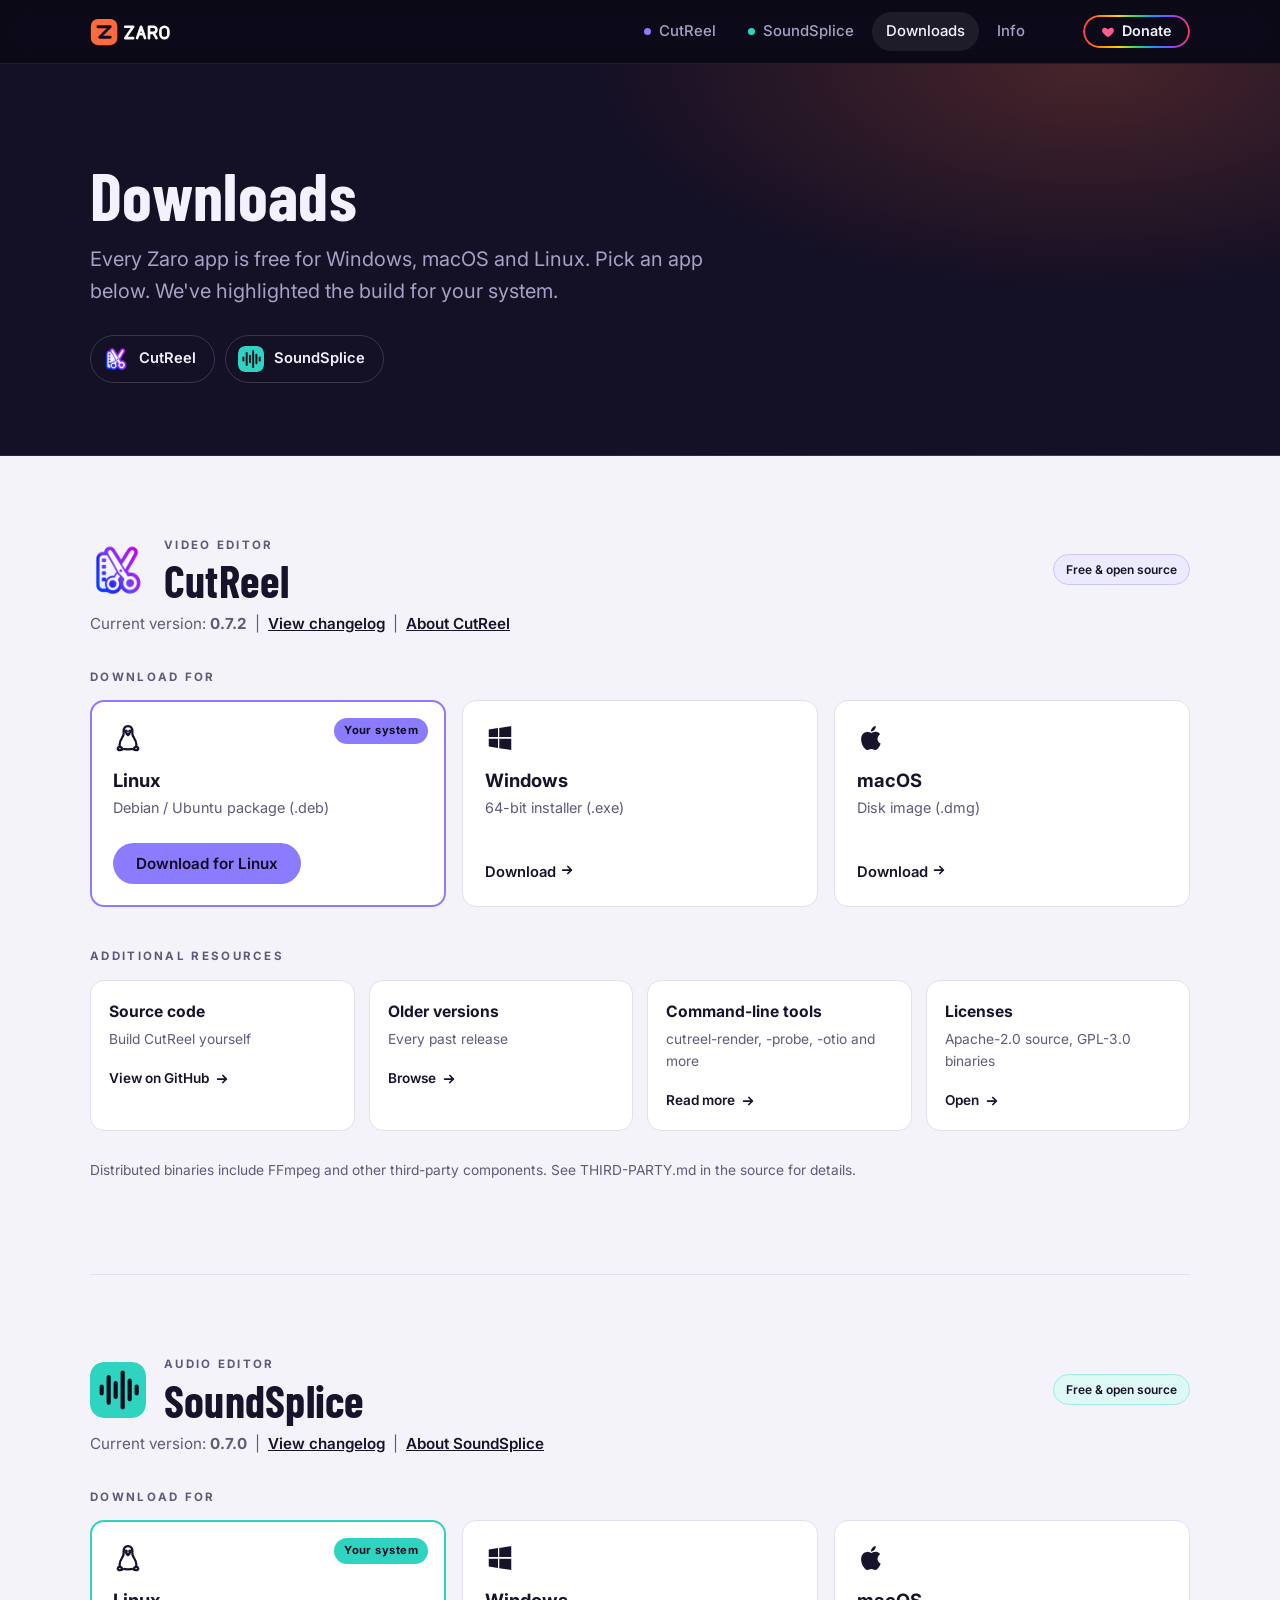
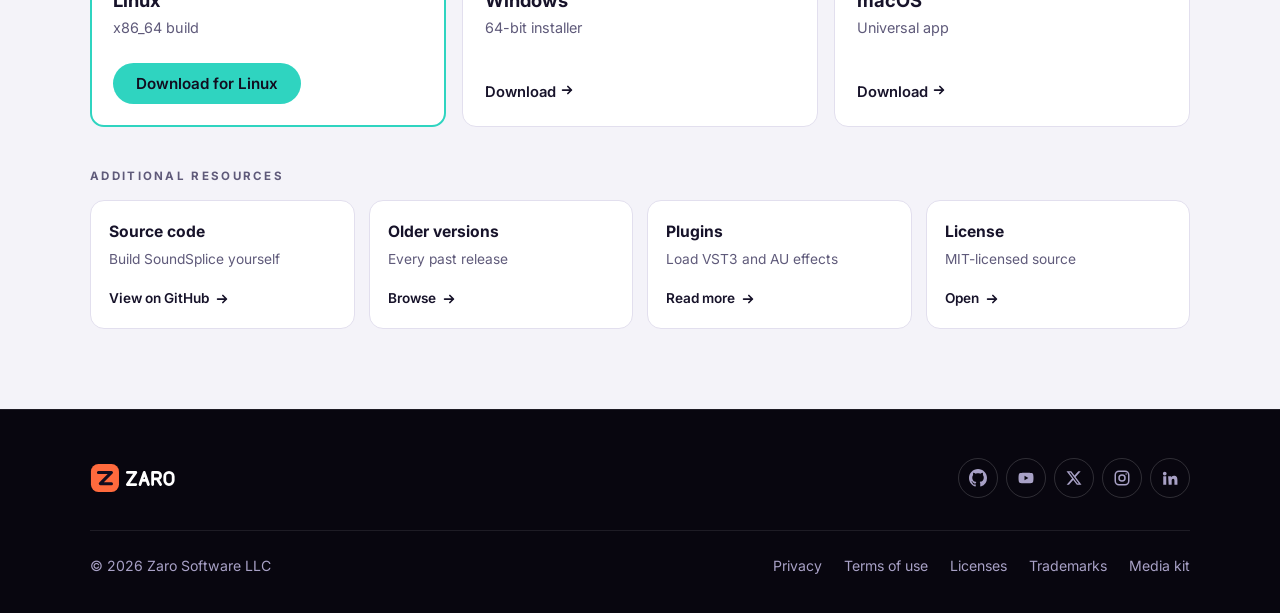
<file: downloads.html>
<!doctype html>
<html lang="en" class="no-js">
<head>
  <meta charset="utf-8">
  <meta name="viewport" content="width=device-width, initial-scale=1">
  <title>Downloads | Zaro</title>
  <meta name="description" content="Download CutReel and SoundSplice for Windows, macOS and Linux.">
  <link rel="icon" href="assets/img/brand/zaro-mark.svg" type="image/svg+xml">
  <link rel="preconnect" href="https://fonts.googleapis.com">
  <link rel="preconnect" href="https://fonts.gstatic.com" crossorigin>
  <link href="https://fonts.googleapis.com/css2?family=Barlow+Condensed:wght@600;700&family=Inter:wght@400;500;600;700&family=JetBrains+Mono:wght@400;500&display=swap" rel="stylesheet">
  <link rel="stylesheet" href="assets/css/site.css">
</head>
<body class="theme-zaro">
  <a class="skip-link" href="#main">Skip to content</a>

  <header class="site-header" data-layout="header"></header>

  <main id="main">
    <section class="page-hero">
      <div class="wrap">
        <h1>Downloads</h1>
        <p class="lede">Every Zaro app is free for Windows, macOS and Linux. Pick an app below. We've highlighted the build for your system.</p>
        <nav class="product-jump" aria-label="Jump to an app">
          <a href="#cutreel"><img src="assets/img/cutreel/cutreel-icon.png" alt="" width="26" height="26">CutReel</a>
          <a href="#soundsplice"><img src="assets/img/brand/soundsplice-icon.svg" alt="" width="26" height="26">SoundSplice</a>
        </nav>
      </div>
    </section>

    <div class="paper">
      <div class="wrap" id="download-sections">
        <noscript>
          <section class="dl-product">
            <h2>CutReel</h2>
            <p><a href="https://github.com/skynab/CutReel/releases/latest">Get the latest CutReel release on GitHub</a></p>
          </section>
          <section class="dl-product">
            <h2>SoundSplice</h2>
            <p><a href="https://github.com/skynab/SoundSplice/releases/latest">Get the latest SoundSplice release on GitHub</a></p>
          </section>
        </noscript>
      </div>
    </div>
  </main>

  <footer class="site-footer" data-layout="footer"></footer>

  <script src="assets/js/layout.js"></script>
  <script src="assets/js/site.js"></script>
  <script src="assets/js/downloads-data.js"></script>
  <script src="assets/js/downloads.js"></script>
</body>
</html>
</file>
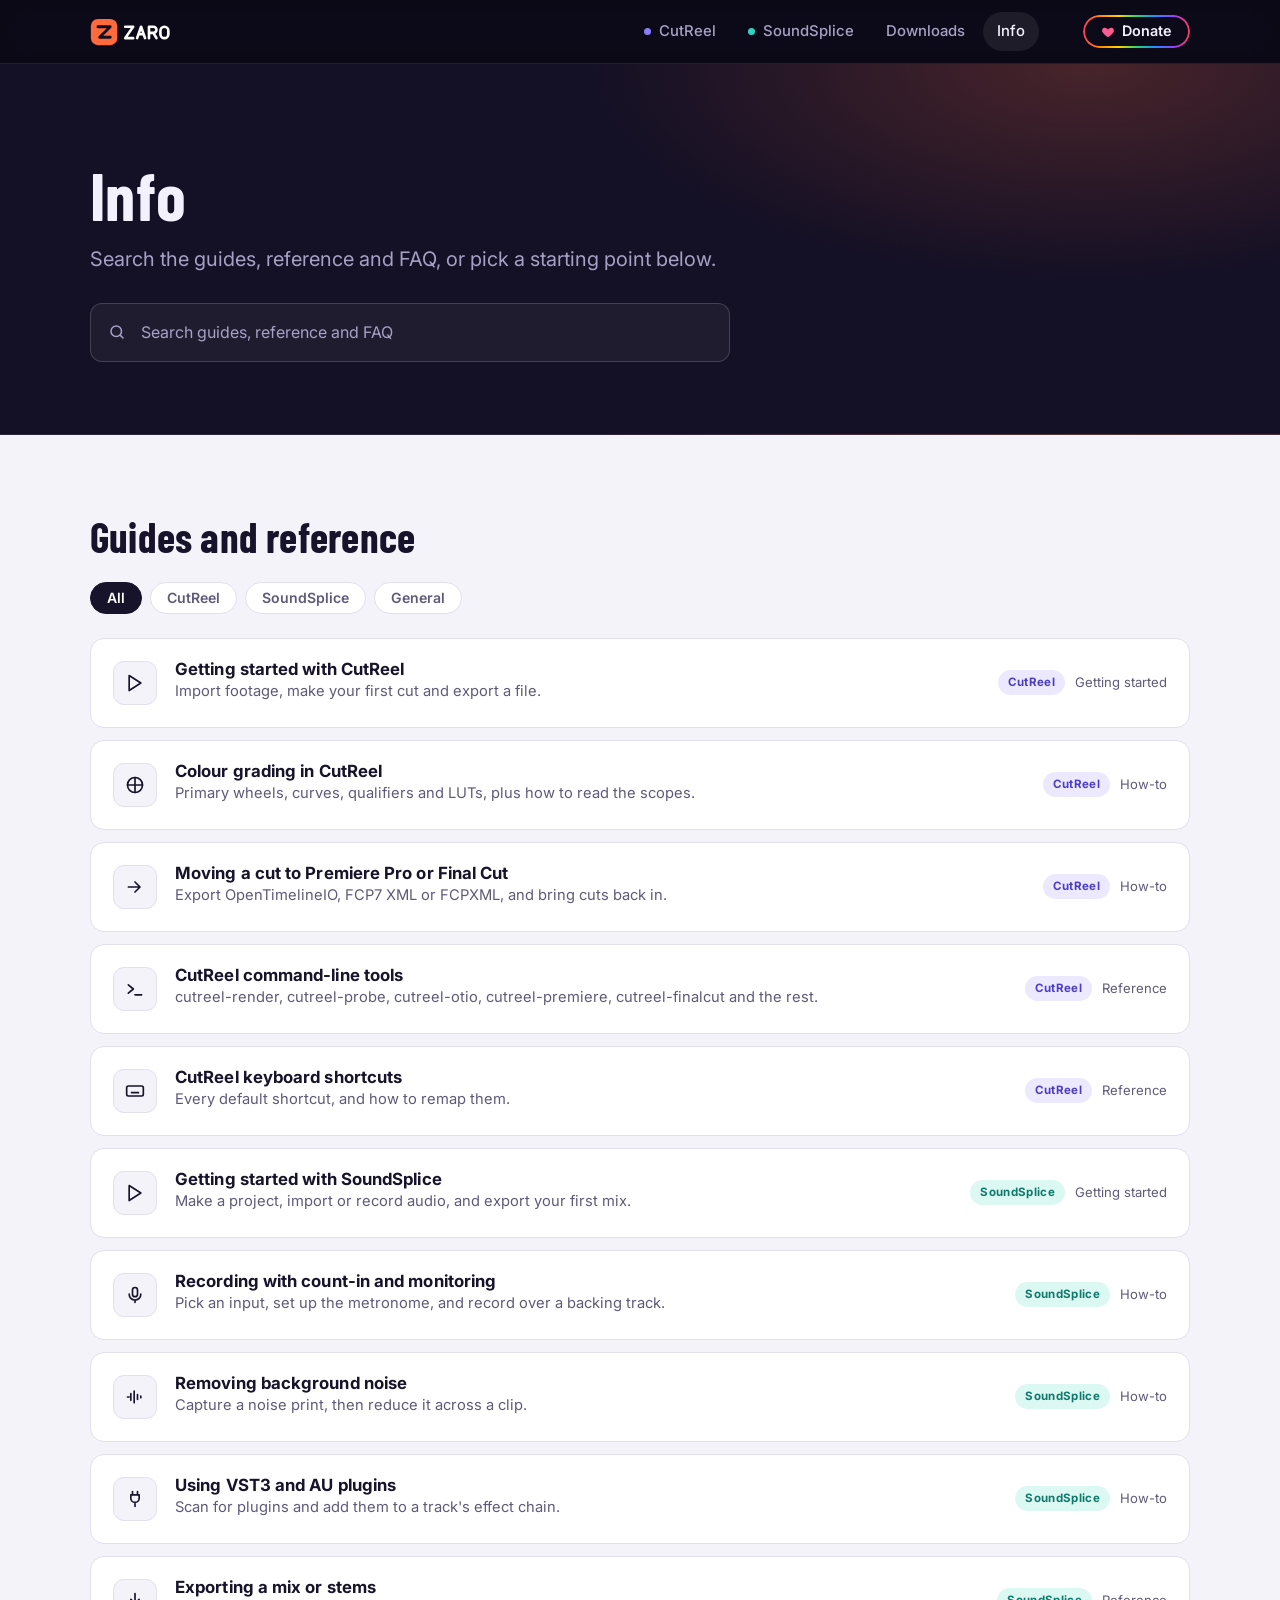
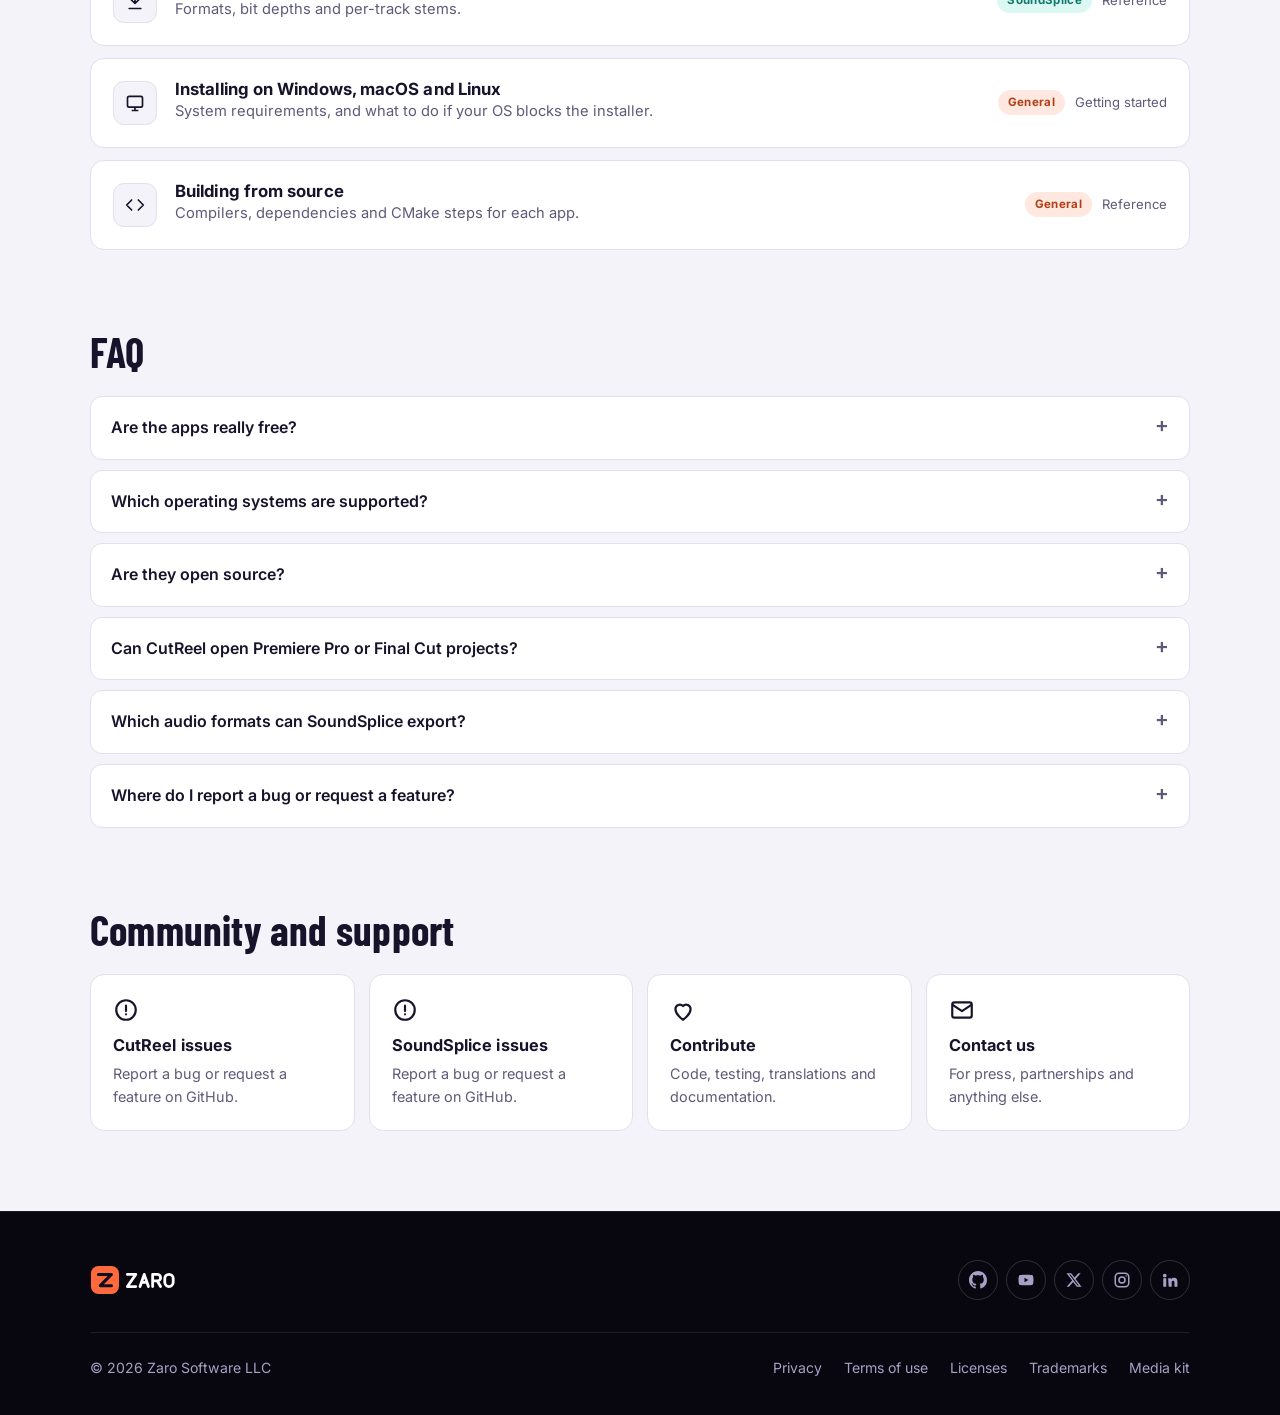
<file: info.html>
<!doctype html>
<html lang="en" class="no-js">
<head>
  <meta charset="utf-8">
  <meta name="viewport" content="width=device-width, initial-scale=1">
  <title>Info and help | Zaro</title>
  <meta name="description" content="Guides, reference, FAQ and support for CutReel and SoundSplice.">
  <link rel="icon" href="assets/img/brand/zaro-mark.svg" type="image/svg+xml">
  <link rel="preconnect" href="https://fonts.googleapis.com">
  <link rel="preconnect" href="https://fonts.gstatic.com" crossorigin>
  <link href="https://fonts.googleapis.com/css2?family=Barlow+Condensed:wght@600;700&family=Inter:wght@400;500;600;700&family=JetBrains+Mono:wght@400;500&display=swap" rel="stylesheet">
  <link rel="stylesheet" href="assets/css/site.css">
</head>
<body class="theme-zaro">
  <a class="skip-link" href="#main">Skip to content</a>

  <header class="site-header" data-layout="header"></header>

  <main id="main">
    <section class="page-hero">
      <div class="wrap">
        <h1>Info</h1>
        <p class="lede">Search the guides, reference and FAQ, or pick a starting point below.</p>
        <form class="search" role="search" onsubmit="return false">
          <label class="visually-hidden" for="info-search">Search help</label>
          <svg viewBox="0 0 24 24" fill="none" stroke="currentColor" stroke-width="2" stroke-linecap="round" aria-hidden="true"><circle cx="11" cy="11" r="7"/><path d="m20 20-3.5-3.5"/></svg>
          <input id="info-search" type="search" placeholder="Search guides, reference and FAQ" autocomplete="off">
        </form>
      </div>
    </section>

    <div class="paper">
      <!-- Guides -->
      <section class="section section--tight" aria-labelledby="guides-title">
        <div class="wrap">
          <div class="section-head" style="margin-bottom:24px">
            <h2 id="guides-title">Guides and reference</h2>
          </div>
          <div class="filter-tabs" role="group" aria-label="Filter by app">
            <button type="button" data-filter="all" aria-pressed="true">All</button>
            <button type="button" data-filter="cutreel" aria-pressed="false">CutReel</button>
            <button type="button" data-filter="soundsplice" aria-pressed="false">SoundSplice</button>
            <button type="button" data-filter="general" aria-pressed="false">General</button>
          </div>

          <!-- Placeholder guides: point each href at the real article when it's written. -->
          <div class="guide-list" data-searchable>
            <a class="card guide" href="#" data-app="cutreel">
              <span class="g-icon" aria-hidden="true"><svg viewBox="0 0 24 24" fill="none" stroke="currentColor" stroke-width="2" stroke-linecap="round" stroke-linejoin="round"><path d="M5 3l14 9-14 9z"/></svg></span>
              <div><h3>Getting started with CutReel</h3><p>Import footage, make your first cut and export a file.</p></div>
              <span class="g-meta"><span class="pill pill--cutreel">CutReel</span>Getting started</span>
            </a>
            <a class="card guide" href="#" data-app="cutreel">
              <span class="g-icon" aria-hidden="true"><svg viewBox="0 0 24 24" fill="none" stroke="currentColor" stroke-width="2" stroke-linecap="round"><circle cx="12" cy="12" r="9"/><path d="M12 3v18M3 12h18"/></svg></span>
              <div><h3>Colour grading in CutReel</h3><p>Primary wheels, curves, qualifiers and LUTs, plus how to read the scopes.</p></div>
              <span class="g-meta"><span class="pill pill--cutreel">CutReel</span>How-to</span>
            </a>
            <a class="card guide" href="#" data-app="cutreel">
              <span class="g-icon" aria-hidden="true"><svg viewBox="0 0 24 24" fill="none" stroke="currentColor" stroke-width="2" stroke-linecap="round" stroke-linejoin="round"><path d="M4 12h12M12 6l6 6-6 6"/></svg></span>
              <div><h3>Moving a cut to Premiere Pro or Final Cut</h3><p>Export OpenTimelineIO, FCP7 XML or FCPXML, and bring cuts back in.</p></div>
              <span class="g-meta"><span class="pill pill--cutreel">CutReel</span>How-to</span>
            </a>
            <a class="card guide" href="#" data-app="cutreel">
              <span class="g-icon" aria-hidden="true"><svg viewBox="0 0 24 24" fill="none" stroke="currentColor" stroke-width="2" stroke-linecap="round" stroke-linejoin="round"><path d="M4 17l6-5-6-5M12 19h8"/></svg></span>
              <div><h3>CutReel command-line tools</h3><p>cutreel-render, cutreel-probe, cutreel-otio, cutreel-premiere, cutreel-finalcut and the rest.</p></div>
              <span class="g-meta"><span class="pill pill--cutreel">CutReel</span>Reference</span>
            </a>
            <a class="card guide" href="#" data-app="cutreel">
              <span class="g-icon" aria-hidden="true"><svg viewBox="0 0 24 24" fill="none" stroke="currentColor" stroke-width="2" stroke-linejoin="round"><rect x="2" y="6" width="20" height="12" rx="2"/><path d="M6 10h.01M10 10h.01M14 10h.01M18 10h.01M7 14h10"/></svg></span>
              <div><h3>CutReel keyboard shortcuts</h3><p>Every default shortcut, and how to remap them.</p></div>
              <span class="g-meta"><span class="pill pill--cutreel">CutReel</span>Reference</span>
            </a>

            <a class="card guide" href="#" data-app="soundsplice">
              <span class="g-icon" aria-hidden="true"><svg viewBox="0 0 24 24" fill="none" stroke="currentColor" stroke-width="2" stroke-linecap="round" stroke-linejoin="round"><path d="M5 3l14 9-14 9z"/></svg></span>
              <div><h3>Getting started with SoundSplice</h3><p>Make a project, import or record audio, and export your first mix.</p></div>
              <span class="g-meta"><span class="pill pill--soundsplice">SoundSplice</span>Getting started</span>
            </a>
            <a class="card guide" href="#" data-app="soundsplice">
              <span class="g-icon" aria-hidden="true"><svg viewBox="0 0 24 24" fill="none" stroke="currentColor" stroke-width="2" stroke-linecap="round"><rect x="9" y="3" width="6" height="11" rx="3"/><path d="M5 11a7 7 0 0 0 14 0M12 18v3"/></svg></span>
              <div><h3>Recording with count-in and monitoring</h3><p>Pick an input, set up the metronome, and record over a backing track.</p></div>
              <span class="g-meta"><span class="pill pill--soundsplice">SoundSplice</span>How-to</span>
            </a>
            <a class="card guide" href="#" data-app="soundsplice">
              <span class="g-icon" aria-hidden="true"><svg viewBox="0 0 24 24" fill="none" stroke="currentColor" stroke-width="2" stroke-linecap="round"><path d="M3 12h2M7 8v8M11 5v14M15 9v6M19 11v2"/></svg></span>
              <div><h3>Removing background noise</h3><p>Capture a noise print, then reduce it across a clip.</p></div>
              <span class="g-meta"><span class="pill pill--soundsplice">SoundSplice</span>How-to</span>
            </a>
            <a class="card guide" href="#" data-app="soundsplice">
              <span class="g-icon" aria-hidden="true"><svg viewBox="0 0 24 24" fill="none" stroke="currentColor" stroke-width="2" stroke-linecap="round" stroke-linejoin="round"><path d="M9 3v4M15 3v4M7 7h10v4a5 5 0 0 1-10 0zM12 16v5"/></svg></span>
              <div><h3>Using VST3 and AU plugins</h3><p>Scan for plugins and add them to a track's effect chain.</p></div>
              <span class="g-meta"><span class="pill pill--soundsplice">SoundSplice</span>How-to</span>
            </a>
            <a class="card guide" href="#" data-app="soundsplice">
              <span class="g-icon" aria-hidden="true"><svg viewBox="0 0 24 24" fill="none" stroke="currentColor" stroke-width="2" stroke-linecap="round" stroke-linejoin="round"><path d="M12 3v12M7 10l5 5 5-5M5 21h14"/></svg></span>
              <div><h3>Exporting a mix or stems</h3><p>Formats, bit depths and per-track stems.</p></div>
              <span class="g-meta"><span class="pill pill--soundsplice">SoundSplice</span>Reference</span>
            </a>

            <a class="card guide" href="#" data-app="general">
              <span class="g-icon" aria-hidden="true"><svg viewBox="0 0 24 24" fill="none" stroke="currentColor" stroke-width="2" stroke-linejoin="round"><rect x="3" y="4" width="18" height="13" rx="2"/><path d="M8 21h8M12 17v4"/></svg></span>
              <div><h3>Installing on Windows, macOS and Linux</h3><p>System requirements, and what to do if your OS blocks the installer.</p></div>
              <span class="g-meta"><span class="pill pill--zaro">General</span>Getting started</span>
            </a>
            <a class="card guide" href="https://github.com/skynab" data-app="general">
              <span class="g-icon" aria-hidden="true"><svg viewBox="0 0 24 24" fill="none" stroke="currentColor" stroke-width="2" stroke-linecap="round" stroke-linejoin="round"><path d="M8 6l-6 6 6 6M16 6l6 6-6 6"/></svg></span>
              <div><h3>Building from source</h3><p>Compilers, dependencies and CMake steps for each app.</p></div>
              <span class="g-meta"><span class="pill pill--zaro">General</span>Reference</span>
            </a>
          </div>
          <p class="empty-state" data-empty>No guides match that search. Try a different word, or ask the community below.</p>
        </div>
      </section>

      <!-- FAQ -->
      <section class="section section--tight" aria-labelledby="faq-title" style="padding-top:0">
        <div class="wrap">
          <div class="section-head" style="margin-bottom:24px">
            <h2 id="faq-title">FAQ</h2>
          </div>
          <div class="faq" data-searchable>
            <details data-app="general">
              <summary>Are the apps really free?</summary>
              <p>Yes. CutReel and SoundSplice are free to download and use, including commercially. There's no subscription, account or watermark.</p>
            </details>
            <details data-app="general">
              <summary>Which operating systems are supported?</summary>
              <p>Both apps run on Windows, macOS and Linux. The <a href="downloads.html">Downloads</a> page lists the package for each one.</p>
            </details>
            <details data-app="general">
              <summary>Are they open source?</summary>
              <p>Yes. CutReel's source is Apache-2.0, and its distributed binaries are GPL-3.0 because of the libraries they include. SoundSplice's source is MIT. See <a href="legal.html#licenses">Licenses</a>.</p>
            </details>
            <details data-app="cutreel">
              <summary>Can CutReel open Premiere Pro or Final Cut projects?</summary>
              <p>CutReel reads and writes OpenTimelineIO, FCP7 XML (used by Premiere Pro) and FCPXML (used by Final Cut Pro), so cuts can move in both directions.</p>
            </details>
            <details data-app="soundsplice">
              <summary>Which audio formats can SoundSplice export?</summary>
              <p>WAV, AIFF, FLAC, Ogg Vorbis and MP3, as a full mix or as one stem per track.</p>
            </details>
            <details data-app="general">
              <summary>Where do I report a bug or request a feature?</summary>
              <p>Open an issue on the app's GitHub repository. The links are under Community and support below.</p>
            </details>
          </div>
        </div>
      </section>

      <!-- Community -->
      <section class="section section--tight" aria-labelledby="community-title" style="padding-top:0">
        <div class="wrap">
          <div class="section-head" style="margin-bottom:24px">
            <h2 id="community-title">Community and support</h2>
          </div>
          <div class="community">
            <a class="card" href="https://github.com/skynab/CutReel/issues">
              <svg viewBox="0 0 24 24" fill="none" stroke="currentColor" stroke-width="2" stroke-linecap="round"><circle cx="12" cy="12" r="9"/><path d="M12 8v5M12 16h.01"/></svg>
              <h3>CutReel issues</h3>
              <p>Report a bug or request a feature on GitHub.</p>
            </a>
            <a class="card" href="https://github.com/skynab/SoundSplice/issues">
              <svg viewBox="0 0 24 24" fill="none" stroke="currentColor" stroke-width="2" stroke-linecap="round"><circle cx="12" cy="12" r="9"/><path d="M12 8v5M12 16h.01"/></svg>
              <h3>SoundSplice issues</h3>
              <p>Report a bug or request a feature on GitHub.</p>
            </a>
            <a class="card" href="https://github.com/skynab/CutReel/blob/main/CONTRIBUTING.md">
              <svg viewBox="0 0 24 24" fill="none" stroke="currentColor" stroke-width="2" stroke-linecap="round" stroke-linejoin="round"><path d="M12 21s-7-4.4-7-10a4 4 0 0 1 7-2.6A4 4 0 0 1 19 11c0 5.6-7 10-7 10z"/></svg>
              <h3>Contribute</h3>
              <p>Code, testing, translations and documentation.</p>
            </a>
            <a class="card" href="#">
              <svg viewBox="0 0 24 24" fill="none" stroke="currentColor" stroke-width="2" stroke-linejoin="round"><rect x="3" y="5" width="18" height="14" rx="2"/><path d="m3 7 9 6 9-6"/></svg>
              <h3>Contact us</h3>
              <p>For press, partnerships and anything else.</p>
            </a>
          </div>
        </div>
      </section>
    </div>
  </main>

  <footer class="site-footer" data-layout="footer"></footer>

  <script src="assets/js/layout.js"></script>
  <script src="assets/js/site.js"></script>
  <script src="assets/js/info.js"></script>
</body>
</html>
</file>
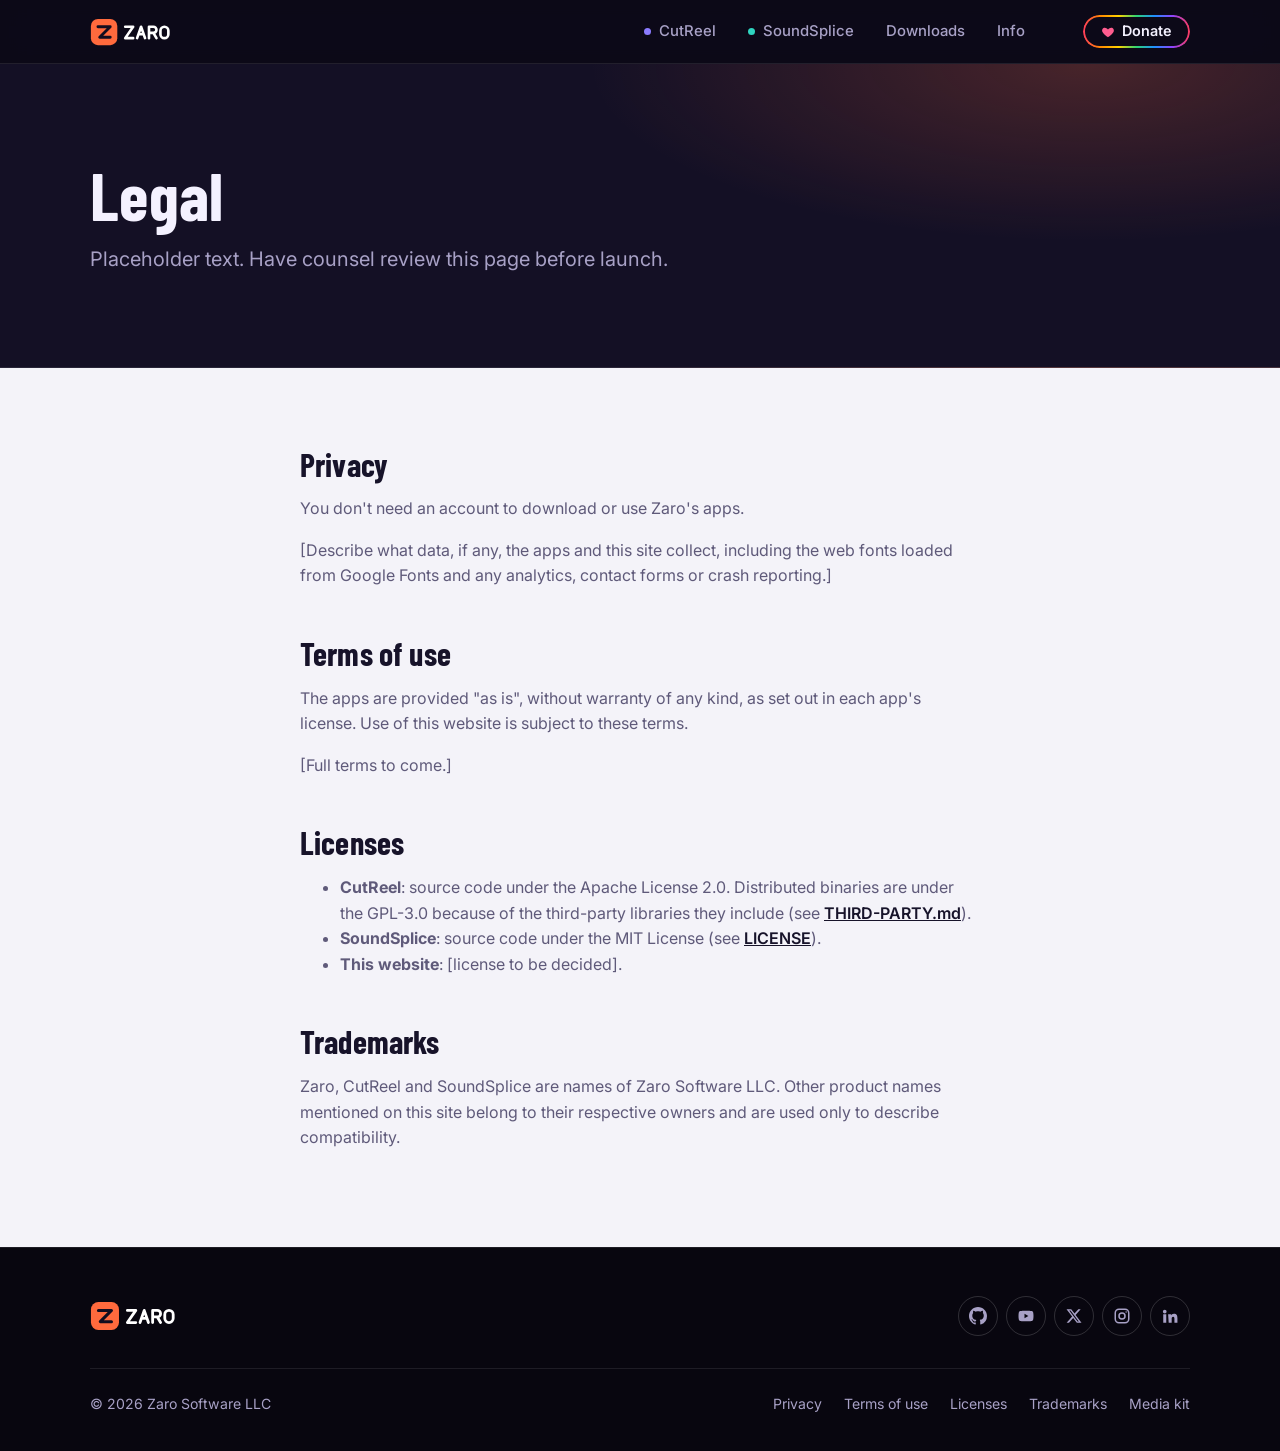
<file: legal.html>
<!doctype html>
<html lang="en" class="no-js">
<head>
  <meta charset="utf-8">
  <meta name="viewport" content="width=device-width, initial-scale=1">
  <title>Legal | Zaro</title>
  <meta name="description" content="Privacy, terms of use, licenses and trademarks for Zaro Software LLC.">
  <link rel="icon" href="assets/img/brand/zaro-mark.svg" type="image/svg+xml">
  <link rel="preconnect" href="https://fonts.googleapis.com">
  <link rel="preconnect" href="https://fonts.gstatic.com" crossorigin>
  <link href="https://fonts.googleapis.com/css2?family=Barlow+Condensed:wght@600;700&family=Inter:wght@400;500;600;700&family=JetBrains+Mono:wght@400;500&display=swap" rel="stylesheet">
  <link rel="stylesheet" href="assets/css/site.css">
</head>
<body class="theme-zaro">
  <a class="skip-link" href="#main">Skip to content</a>

  <header class="site-header" data-layout="header"></header>

  <main id="main">
    <section class="page-hero">
      <div class="wrap">
        <h1>Legal</h1>
        <p class="lede">Placeholder text. Have counsel review this page before launch.</p>
      </div>
    </section>

    <div class="paper">
      <section class="section section--tight">
        <div class="wrap prose">
          <h2 id="privacy">Privacy</h2>
          <p>You don't need an account to download or use Zaro's apps.</p>
          <p>[Describe what data, if any, the apps and this site collect, including the web fonts loaded from Google Fonts and any analytics, contact forms or crash reporting.]</p>

          <h2 id="terms">Terms of use</h2>
          <p>The apps are provided "as is", without warranty of any kind, as set out in each app's license. Use of this website is subject to these terms.</p>
          <p>[Full terms to come.]</p>

          <h2 id="licenses">Licenses</h2>
          <ul>
            <li><strong>CutReel</strong>: source code under the Apache License 2.0. Distributed binaries are under the GPL-3.0 because of the third-party libraries they include (see <a href="https://github.com/skynab/CutReel">THIRD-PARTY.md</a>).</li>
            <li><strong>SoundSplice</strong>: source code under the MIT License (see <a href="https://github.com/skynab/SoundSplice">LICENSE</a>).</li>
            <li><strong>This website</strong>: [license to be decided].</li>
          </ul>

          <h2 id="trademarks">Trademarks</h2>
          <p>Zaro, CutReel and SoundSplice are names of Zaro Software LLC. Other product names mentioned on this site belong to their respective owners and are used only to describe compatibility.</p>
        </div>
      </section>
    </div>
  </main>

  <footer class="site-footer" data-layout="footer"></footer>

  <script src="assets/js/layout.js"></script>
  <script src="assets/js/site.js"></script>
</body>
</html>
</file>
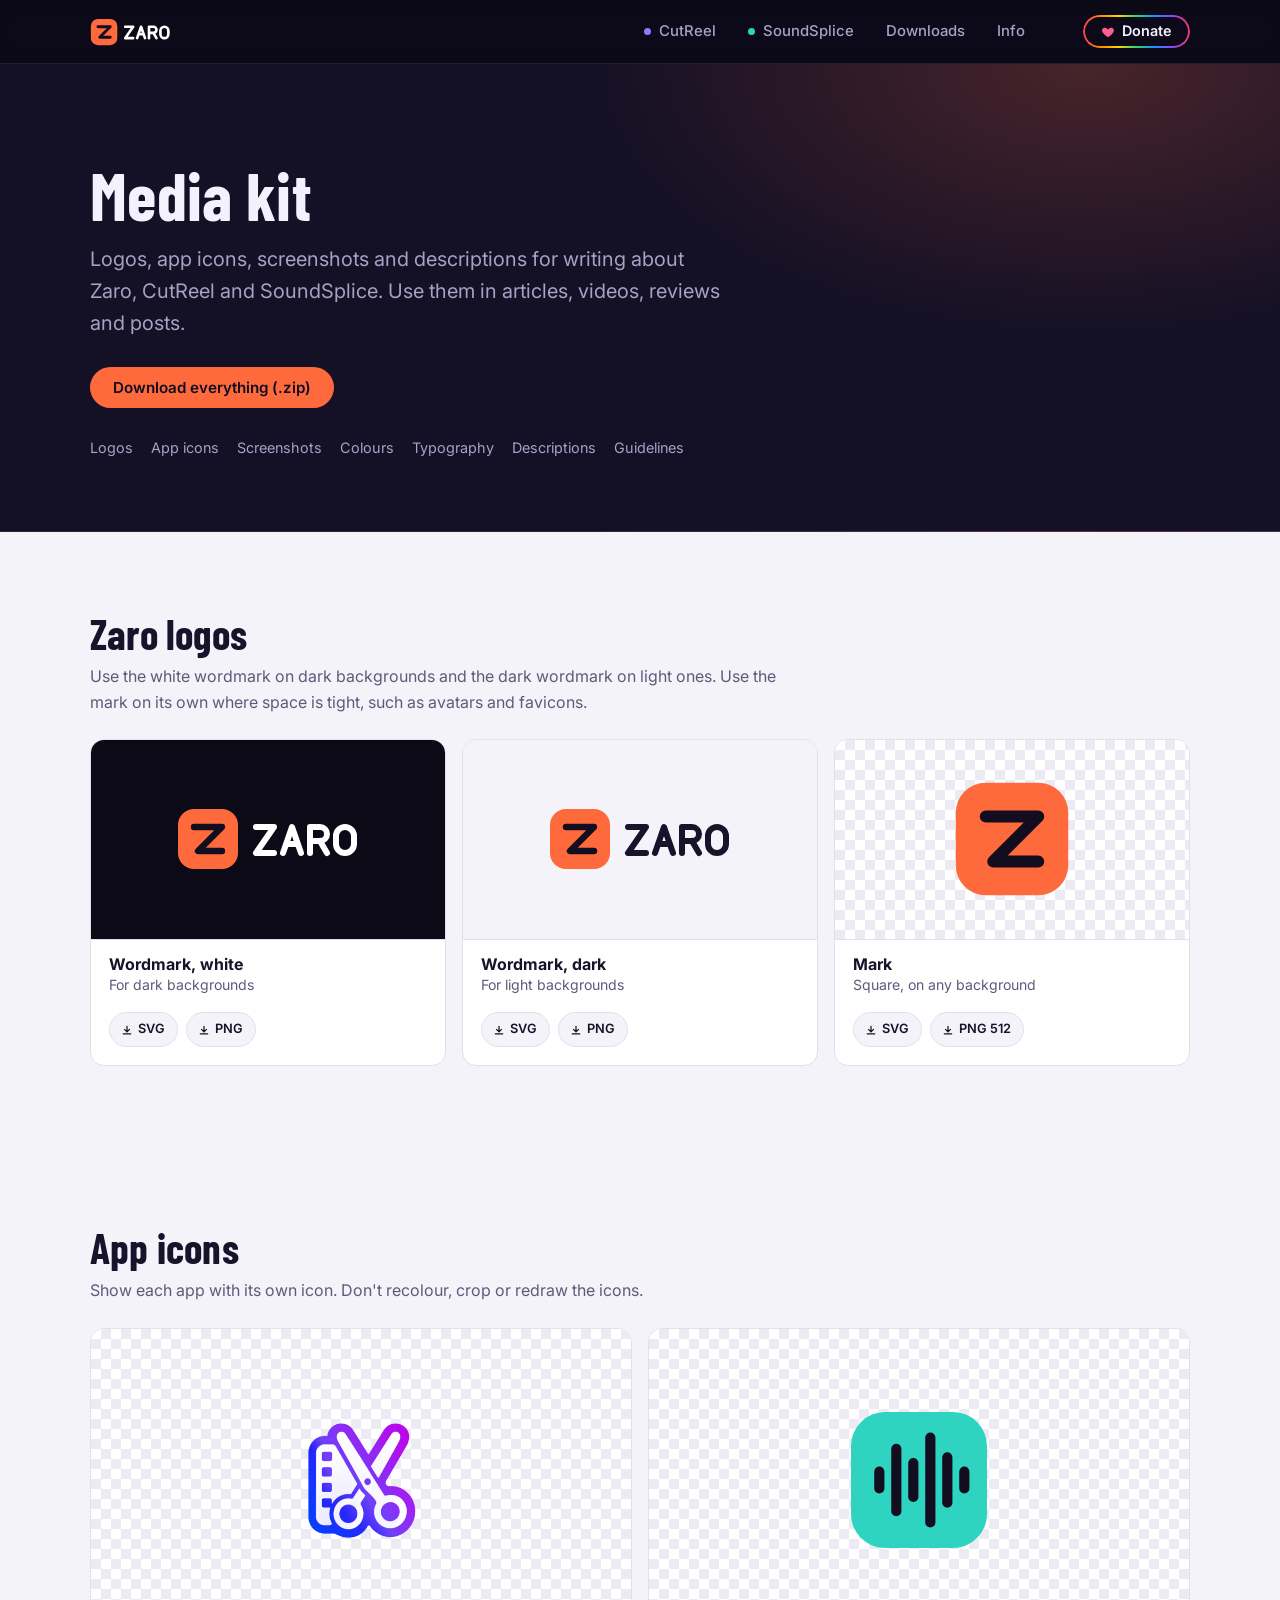
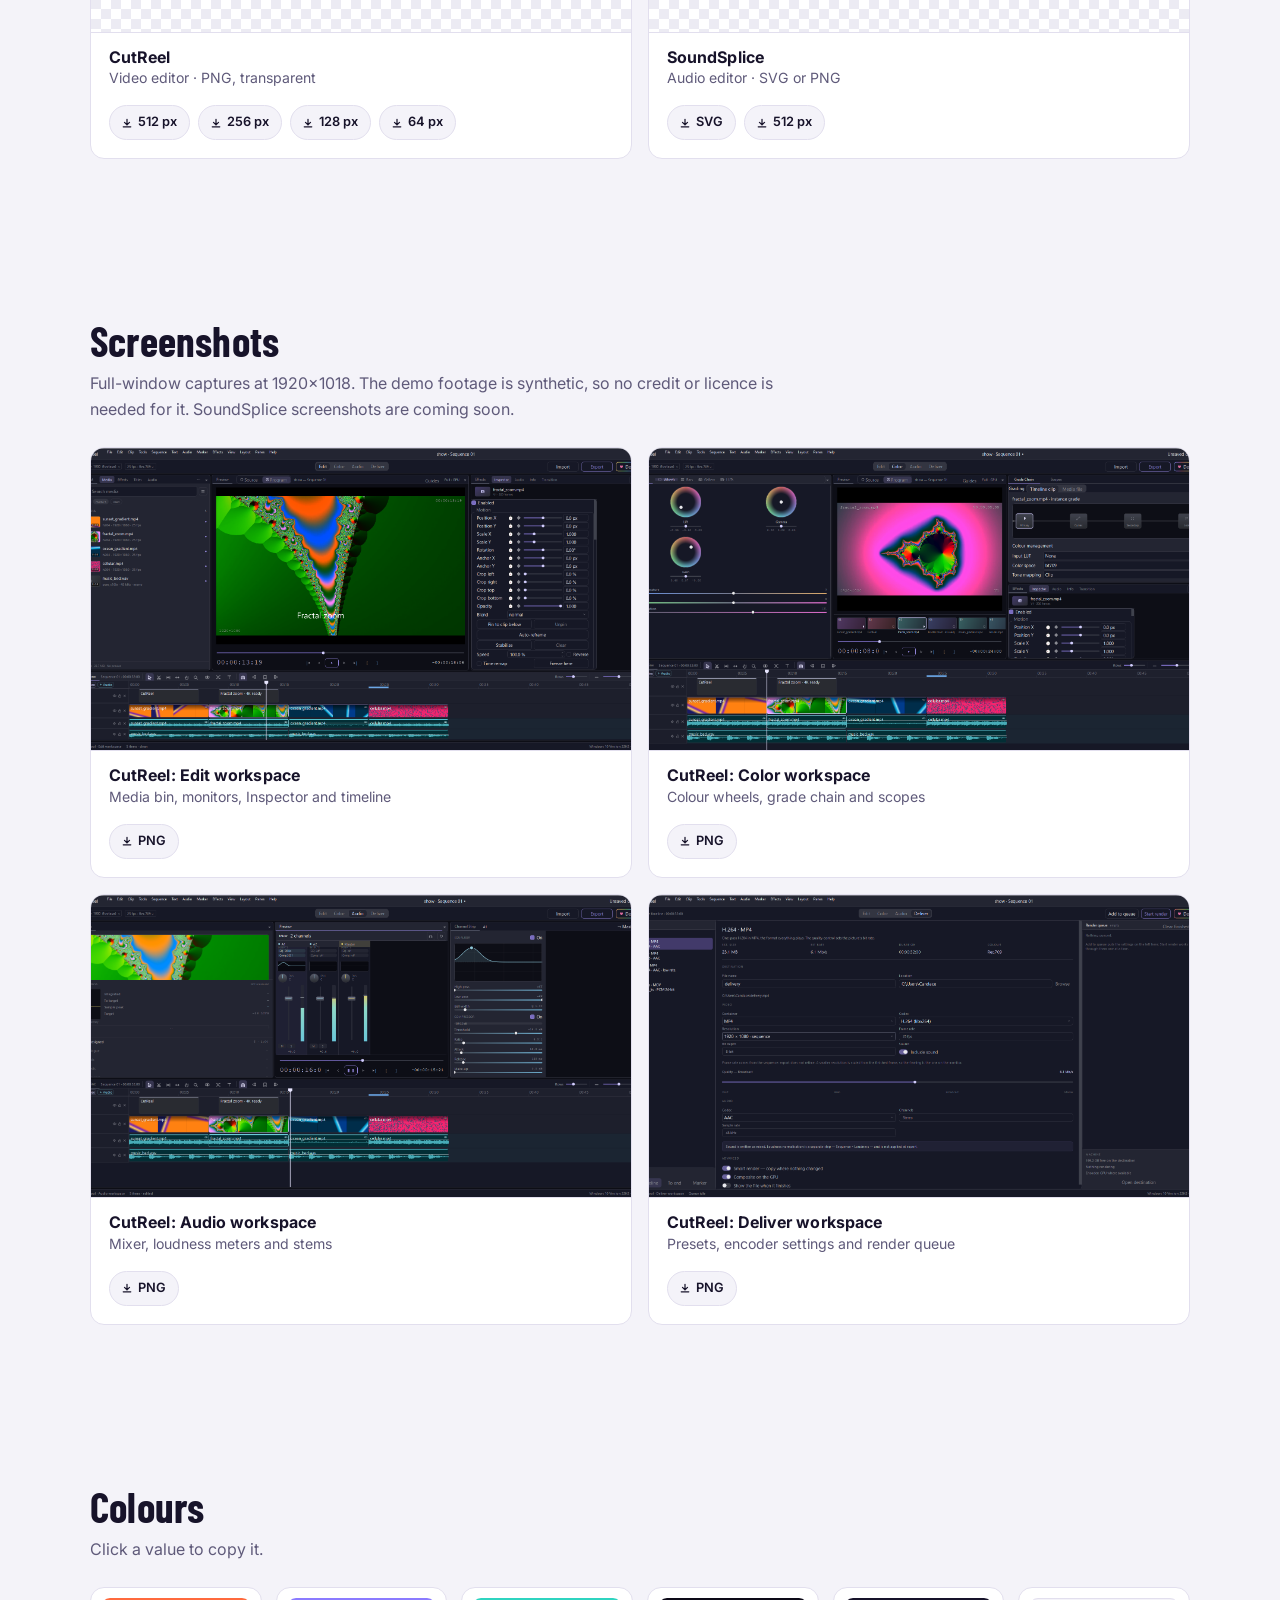
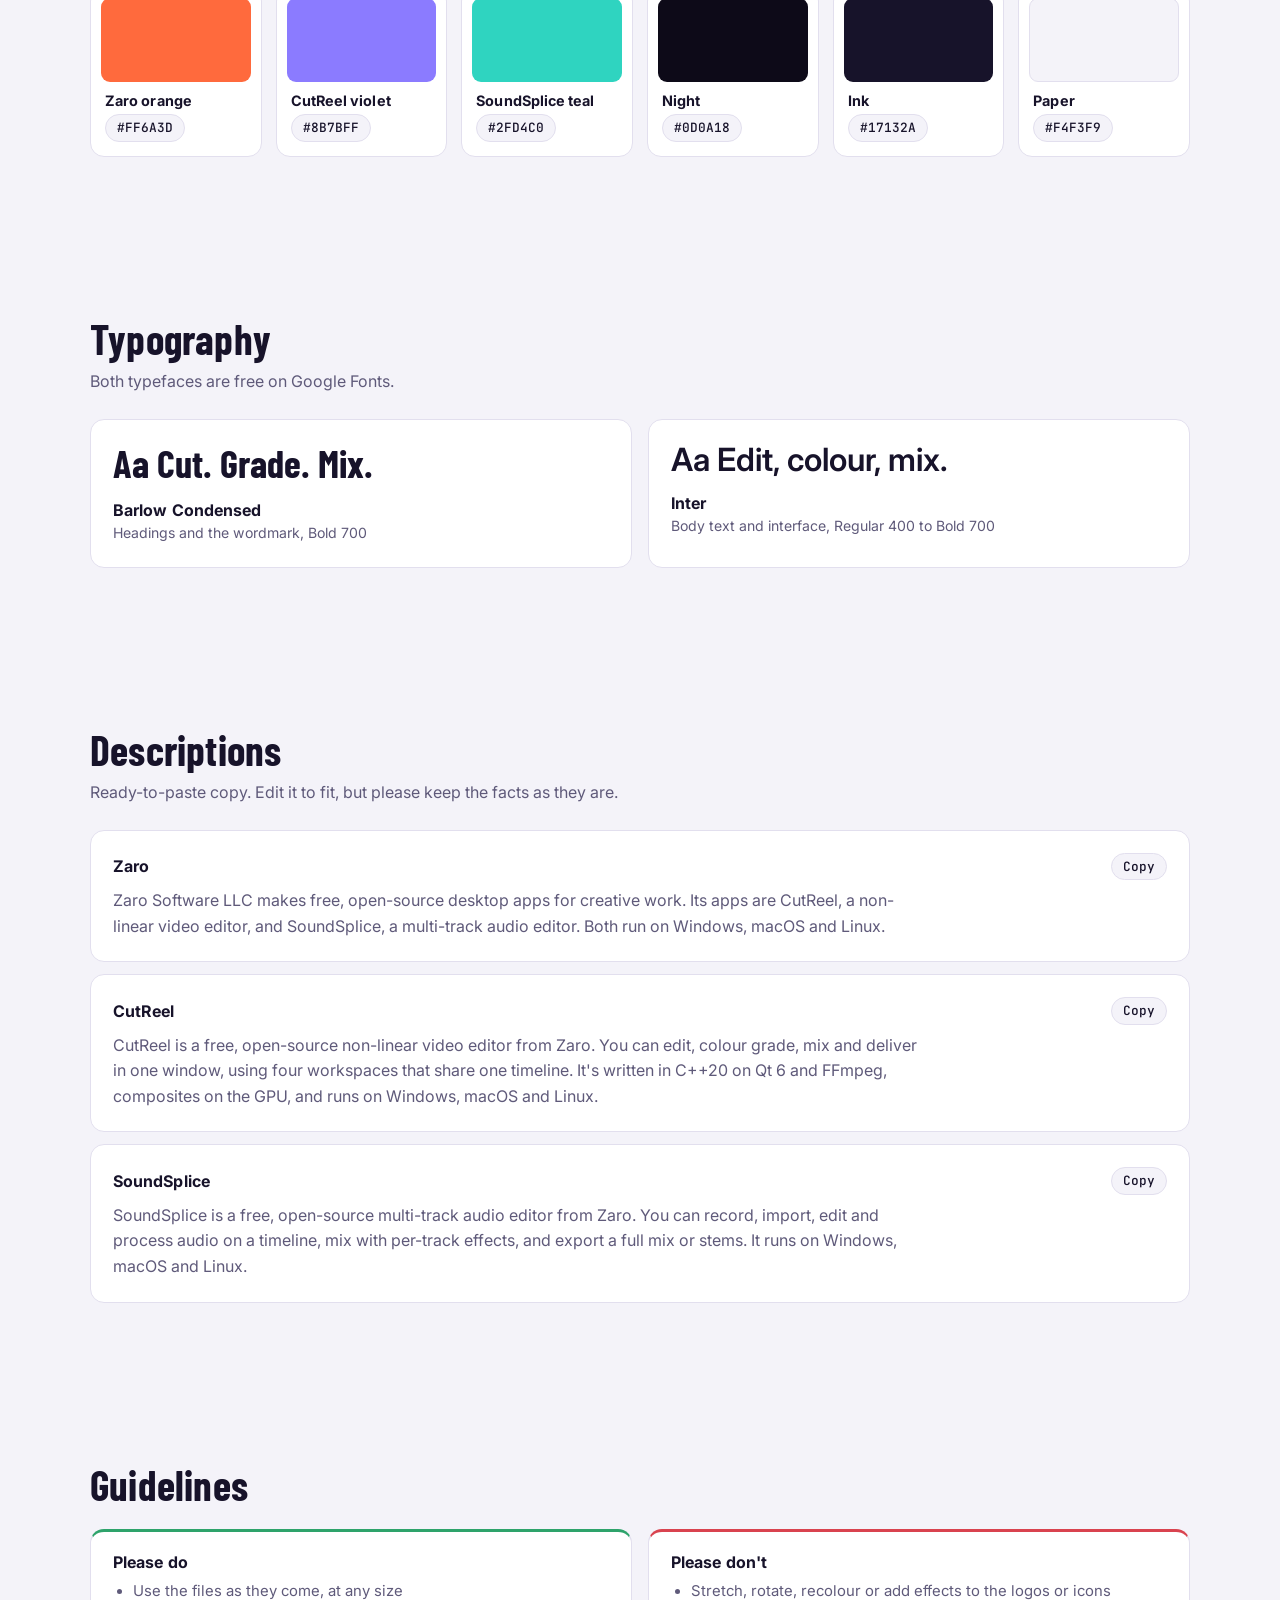
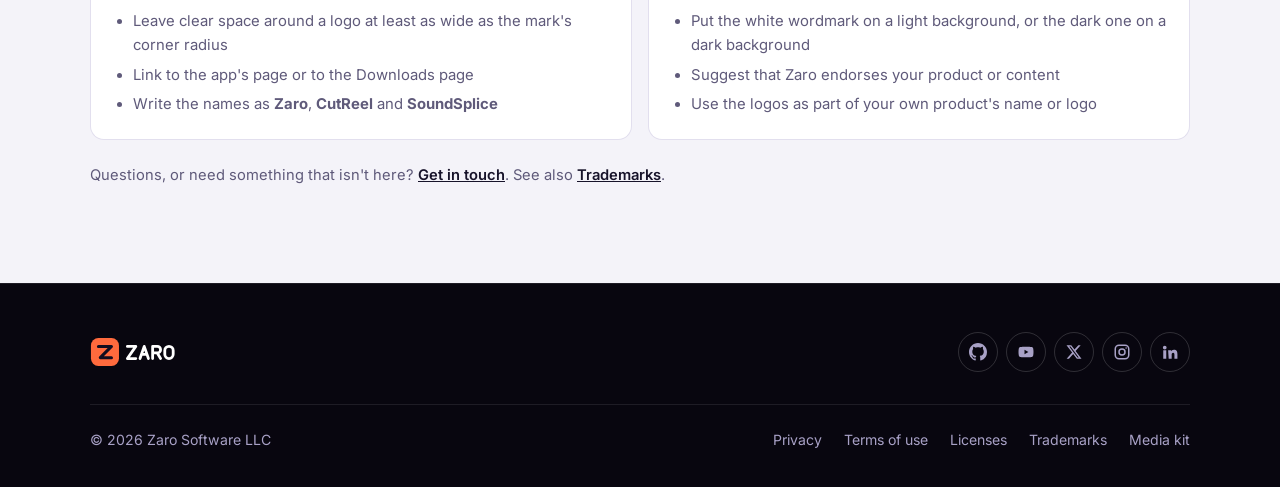
<file: media-kit.html>
<!doctype html>
<html lang="en" class="no-js">
<head>
  <meta charset="utf-8">
  <meta name="viewport" content="width=device-width, initial-scale=1">
  <title>Media kit | Zaro</title>
  <meta name="description" content="Logos, app icons, screenshots, colours and descriptions for Zaro, CutReel and SoundSplice.">
  <link rel="icon" href="assets/img/brand/zaro-mark.svg" type="image/svg+xml">
  <link rel="preconnect" href="https://fonts.googleapis.com">
  <link rel="preconnect" href="https://fonts.gstatic.com" crossorigin>
  <link href="https://fonts.googleapis.com/css2?family=Barlow+Condensed:wght@600;700&family=Inter:wght@400;500;600;700&family=JetBrains+Mono:wght@400;500&display=swap" rel="stylesheet">
  <link rel="stylesheet" href="assets/css/site.css">
</head>
<!--
  Media kit. Linked only from the footer (see SITE.legal in assets/js/layout.js).
  Files live in assets/media-kit/. After changing any of them, rebuild the zip:
    python scripts/build-media-kit.py
-->
<body class="theme-zaro">
  <a class="skip-link" href="#main">Skip to content</a>

  <header class="site-header" data-layout="header"></header>

  <main id="main">
    <section class="page-hero">
      <div class="wrap">
        <h1>Media kit</h1>
        <p class="lede">Logos, app icons, screenshots and descriptions for writing about Zaro, CutReel and SoundSplice. Use them in articles, videos, reviews and posts.</p>
        <div class="btn-row">
          <a class="btn btn--primary" href="assets/media-kit/zaro-media-kit.zip" download>Download everything (.zip)</a>
        </div>
        <nav class="kit-jump" aria-label="On this page">
          <a href="#logos">Logos</a><a href="#icons">App icons</a><a href="#screenshots">Screenshots</a><a href="#colours">Colours</a><a href="#type">Typography</a><a href="#about">Descriptions</a><a href="#guidelines">Guidelines</a>
        </nav>
      </div>
    </section>

    <div class="paper">
      <!-- Logos -->
      <section class="section section--tight" id="logos" aria-labelledby="logos-title">
        <div class="wrap">
          <div class="kit-head">
            <h2 id="logos-title">Zaro logos</h2>
            <p class="muted">Use the white wordmark on dark backgrounds and the dark wordmark on light ones. Use the mark on its own where space is tight, such as avatars and favicons.</p>
          </div>
          <div class="kit-grid">
            <figure class="kit-card">
              <div class="kit-preview kit-preview--dark"><img src="assets/media-kit/zaro/zaro-logo-white.svg" alt="Zaro wordmark, white text" style="--h:64px" width="276" height="96"></div>
              <figcaption>
                <h3>Wordmark, white</h3>
                <p>For dark backgrounds</p>
                <div class="kit-dl"><a href="assets/media-kit/zaro/zaro-logo-white.svg" download>SVG</a><a href="assets/media-kit/zaro/zaro-logo-white.png" download>PNG</a></div>
              </figcaption>
            </figure>
            <figure class="kit-card">
              <div class="kit-preview kit-preview--light"><img src="assets/media-kit/zaro/zaro-logo-dark.svg" alt="Zaro wordmark, dark text" style="--h:64px" width="276" height="96"></div>
              <figcaption>
                <h3>Wordmark, dark</h3>
                <p>For light backgrounds</p>
                <div class="kit-dl"><a href="assets/media-kit/zaro/zaro-logo-dark.svg" download>SVG</a><a href="assets/media-kit/zaro/zaro-logo-dark.png" download>PNG</a></div>
              </figcaption>
            </figure>
            <figure class="kit-card">
              <div class="kit-preview kit-preview--check"><img src="assets/media-kit/zaro/zaro-mark.svg" alt="Zaro mark" style="--h:120px" width="96" height="96"></div>
              <figcaption>
                <h3>Mark</h3>
                <p>Square, on any background</p>
                <div class="kit-dl"><a href="assets/media-kit/zaro/zaro-mark.svg" download>SVG</a><a href="assets/media-kit/zaro/zaro-mark-512.png" download>PNG 512</a></div>
              </figcaption>
            </figure>
          </div>
        </div>
      </section>

      <!-- App icons -->
      <section class="section section--tight" id="icons" aria-labelledby="icons-title">
        <div class="wrap">
          <div class="kit-head">
            <h2 id="icons-title">App icons</h2>
            <p class="muted">Show each app with its own icon. Don't recolour, crop or redraw the icons.</p>
          </div>
          <div class="kit-grid kit-grid--2">
            <figure class="kit-card">
              <div class="kit-preview kit-preview--check"><img src="assets/media-kit/cutreel/cutreel-icon-256.png" alt="CutReel app icon" style="--h:136px" width="128" height="128"></div>
              <figcaption>
                <h3>CutReel</h3>
                <p>Video editor &middot; PNG, transparent</p>
                <div class="kit-dl">
                  <a href="assets/media-kit/cutreel/cutreel-icon-512.png" download>512 px</a>
                  <a href="assets/media-kit/cutreel/cutreel-icon-256.png" download>256 px</a>
                  <a href="assets/media-kit/cutreel/cutreel-icon-128.png" download>128 px</a>
                  <a href="assets/media-kit/cutreel/cutreel-icon-64.png" download>64 px</a>
                </div>
              </figcaption>
            </figure>
            <figure class="kit-card">
              <div class="kit-preview kit-preview--check"><img src="assets/media-kit/soundsplice/soundsplice-icon.svg" alt="SoundSplice app icon" style="--h:136px" width="128" height="128"></div>
              <figcaption>
                <h3>SoundSplice</h3>
                <p>Audio editor &middot; SVG or PNG</p>
                <div class="kit-dl">
                  <a href="assets/media-kit/soundsplice/soundsplice-icon.svg" download>SVG</a>
                  <a href="assets/media-kit/soundsplice/soundsplice-icon-512.png" download>512 px</a>
                </div>
              </figcaption>
            </figure>
          </div>
        </div>
      </section>

      <!-- Screenshots -->
      <section class="section section--tight" id="screenshots" aria-labelledby="shots-title">
        <div class="wrap">
          <div class="kit-head">
            <h2 id="shots-title">Screenshots</h2>
            <p class="muted">Full-window captures at 1920&times;1018. The demo footage is synthetic, so no credit or licence is needed for it. SoundSplice screenshots are coming soon.</p>
          </div>
          <div class="kit-grid kit-grid--2">
            <figure class="kit-card">
              <div class="kit-preview kit-preview--shot"><img class="zoomable" src="assets/img/cutreel/01-edit-workspace.png" alt="CutReel Edit workspace" width="1920" height="1018" loading="lazy"></div>
              <figcaption><h3>CutReel: Edit workspace</h3><p>Media bin, monitors, Inspector and timeline</p><div class="kit-dl"><a href="assets/img/cutreel/01-edit-workspace.png" download="cutreel-edit-workspace.png">PNG</a></div></figcaption>
            </figure>
            <figure class="kit-card">
              <div class="kit-preview kit-preview--shot"><img class="zoomable" src="assets/img/cutreel/02-color-workspace.png" alt="CutReel Color workspace" width="1920" height="1018" loading="lazy"></div>
              <figcaption><h3>CutReel: Color workspace</h3><p>Colour wheels, grade chain and scopes</p><div class="kit-dl"><a href="assets/img/cutreel/02-color-workspace.png" download="cutreel-color-workspace.png">PNG</a></div></figcaption>
            </figure>
            <figure class="kit-card">
              <div class="kit-preview kit-preview--shot"><img class="zoomable" src="assets/img/cutreel/03-audio-workspace.png" alt="CutReel Audio workspace" width="1920" height="1018" loading="lazy"></div>
              <figcaption><h3>CutReel: Audio workspace</h3><p>Mixer, loudness meters and stems</p><div class="kit-dl"><a href="assets/img/cutreel/03-audio-workspace.png" download="cutreel-audio-workspace.png">PNG</a></div></figcaption>
            </figure>
            <figure class="kit-card">
              <div class="kit-preview kit-preview--shot"><img class="zoomable" src="assets/img/cutreel/04-deliver-workspace.png" alt="CutReel Deliver workspace" width="1920" height="1018" loading="lazy"></div>
              <figcaption><h3>CutReel: Deliver workspace</h3><p>Presets, encoder settings and render queue</p><div class="kit-dl"><a href="assets/img/cutreel/04-deliver-workspace.png" download="cutreel-deliver-workspace.png">PNG</a></div></figcaption>
            </figure>
          </div>
        </div>
      </section>

      <!-- Colours -->
      <section class="section section--tight" id="colours" aria-labelledby="colours-title">
        <div class="wrap">
          <div class="kit-head">
            <h2 id="colours-title">Colours</h2>
            <p class="muted">Click a value to copy it.</p>
          </div>
          <div class="swatches">
            <div class="swatch"><span class="swatch-chip" style="background:#ff6a3d"></span><h3>Zaro orange</h3><button type="button" class="copy" data-copy="#FF6A3D">#FF6A3D</button></div>
            <div class="swatch"><span class="swatch-chip" style="background:#8b7bff"></span><h3>CutReel violet</h3><button type="button" class="copy" data-copy="#8B7BFF">#8B7BFF</button></div>
            <div class="swatch"><span class="swatch-chip" style="background:#2fd4c0"></span><h3>SoundSplice teal</h3><button type="button" class="copy" data-copy="#2FD4C0">#2FD4C0</button></div>
            <div class="swatch"><span class="swatch-chip" style="background:#0d0a18"></span><h3>Night</h3><button type="button" class="copy" data-copy="#0D0A18">#0D0A18</button></div>
            <div class="swatch"><span class="swatch-chip" style="background:#17132a"></span><h3>Ink</h3><button type="button" class="copy" data-copy="#17132A">#17132A</button></div>
            <div class="swatch"><span class="swatch-chip swatch-chip--light" style="background:#f4f3f9"></span><h3>Paper</h3><button type="button" class="copy" data-copy="#F4F3F9">#F4F3F9</button></div>
          </div>
        </div>
      </section>

      <!-- Type -->
      <section class="section section--tight" id="type" aria-labelledby="type-title">
        <div class="wrap">
          <div class="kit-head">
            <h2 id="type-title">Typography</h2>
            <p class="muted">Both typefaces are free on Google Fonts.</p>
          </div>
          <div class="kit-grid kit-grid--2">
            <a class="card type-card" href="https://fonts.google.com/specimen/Barlow+Condensed">
              <span class="type-sample" style="font-family:var(--font-display);font-weight:700">Aa Cut. Grade. Mix.</span>
              <h3>Barlow Condensed</h3>
              <p>Headings and the wordmark, Bold 700</p>
            </a>
            <a class="card type-card" href="https://fonts.google.com/specimen/Inter">
              <span class="type-sample" style="font-family:var(--font-body);font-weight:600;font-size:2rem">Aa Edit, colour, mix.</span>
              <h3>Inter</h3>
              <p>Body text and interface, Regular 400 to Bold 700</p>
            </a>
          </div>
        </div>
      </section>

      <!-- Boilerplate -->
      <section class="section section--tight" id="about" aria-labelledby="about-title">
        <div class="wrap">
          <div class="kit-head">
            <h2 id="about-title">Descriptions</h2>
            <p class="muted">Ready-to-paste copy. Edit it to fit, but please keep the facts as they are.</p>
          </div>
          <div class="boiler-list">
            <article class="card boiler">
              <header><h3>Zaro</h3><button type="button" class="copy" data-copy-from="b-zaro">Copy</button></header>
              <p id="b-zaro">Zaro Software LLC makes free, open-source desktop apps for creative work. Its apps are CutReel, a non-linear video editor, and SoundSplice, a multi-track audio editor. Both run on Windows, macOS and Linux.</p>
            </article>
            <article class="card boiler">
              <header><h3>CutReel</h3><button type="button" class="copy" data-copy-from="b-cutreel">Copy</button></header>
              <p id="b-cutreel">CutReel is a free, open-source non-linear video editor from Zaro. You can edit, colour grade, mix and deliver in one window, using four workspaces that share one timeline. It's written in C++20 on Qt 6 and FFmpeg, composites on the GPU, and runs on Windows, macOS and Linux.</p>
            </article>
            <article class="card boiler">
              <header><h3>SoundSplice</h3><button type="button" class="copy" data-copy-from="b-soundsplice">Copy</button></header>
              <p id="b-soundsplice">SoundSplice is a free, open-source multi-track audio editor from Zaro. You can record, import, edit and process audio on a timeline, mix with per-track effects, and export a full mix or stems. It runs on Windows, macOS and Linux.</p>
            </article>
          </div>
        </div>
      </section>

      <!-- Guidelines -->
      <section class="section section--tight" id="guidelines" aria-labelledby="guide-title">
        <div class="wrap">
          <div class="kit-head">
            <h2 id="guide-title">Guidelines</h2>
          </div>
          <div class="kit-grid kit-grid--2">
            <div class="card rules rules--do">
              <h3>Please do</h3>
              <ul>
                <li>Use the files as they come, at any size</li>
                <li>Leave clear space around a logo at least as wide as the mark's corner radius</li>
                <li>Link to the app's page or to the Downloads page</li>
                <li>Write the names as <strong>Zaro</strong>, <strong>CutReel</strong> and <strong>SoundSplice</strong></li>
              </ul>
            </div>
            <div class="card rules rules--dont">
              <h3>Please don't</h3>
              <ul>
                <li>Stretch, rotate, recolour or add effects to the logos or icons</li>
                <li>Put the white wordmark on a light background, or the dark one on a dark background</li>
                <li>Suggest that Zaro endorses your product or content</li>
                <li>Use the logos as part of your own product's name or logo</li>
              </ul>
            </div>
          </div>
          <p class="kit-foot muted">Questions, or need something that isn't here? <a href="info.html">Get in touch</a>. See also <a href="legal.html#trademarks">Trademarks</a>.</p>
        </div>
      </section>
    </div>
  </main>

  <footer class="site-footer" data-layout="footer"></footer>

  <script src="assets/js/layout.js"></script>
  <script src="assets/js/site.js"></script>
  <script src="assets/js/media-kit.js"></script>
</body>
</html>
</file>
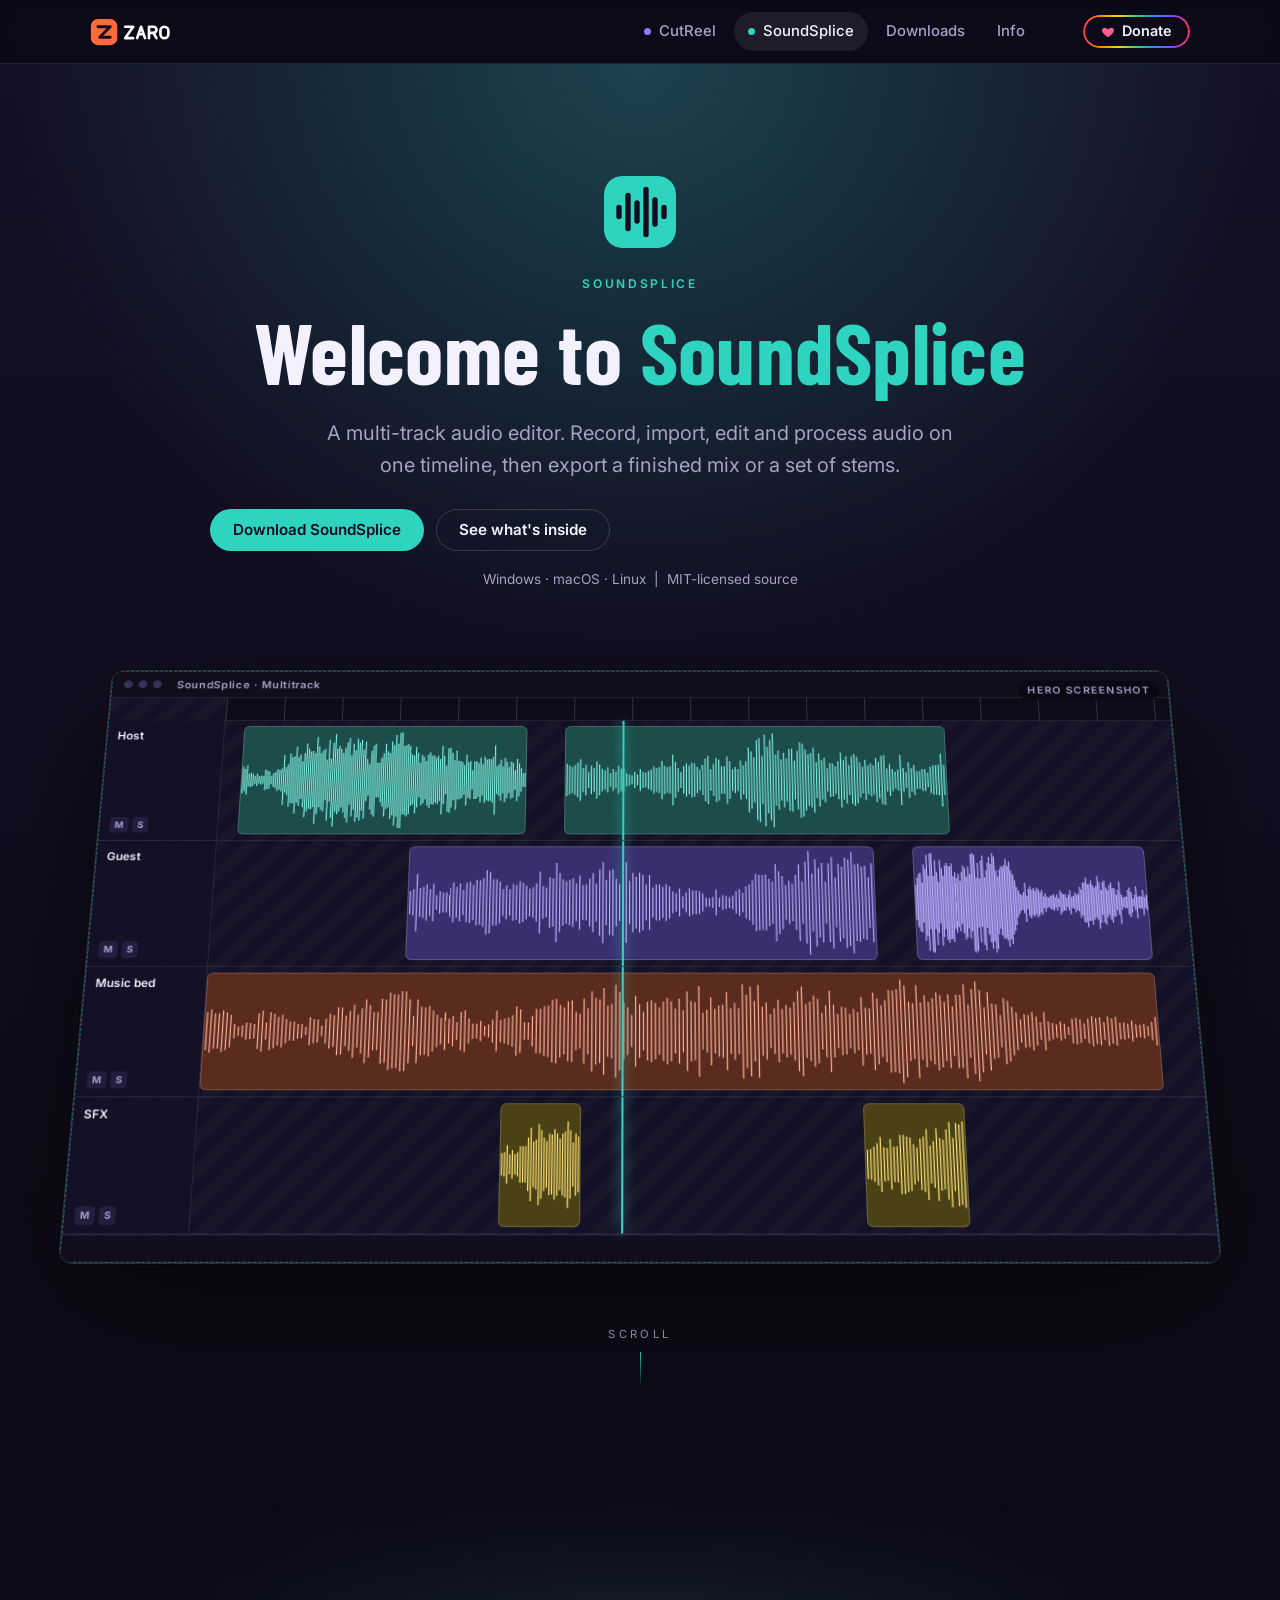
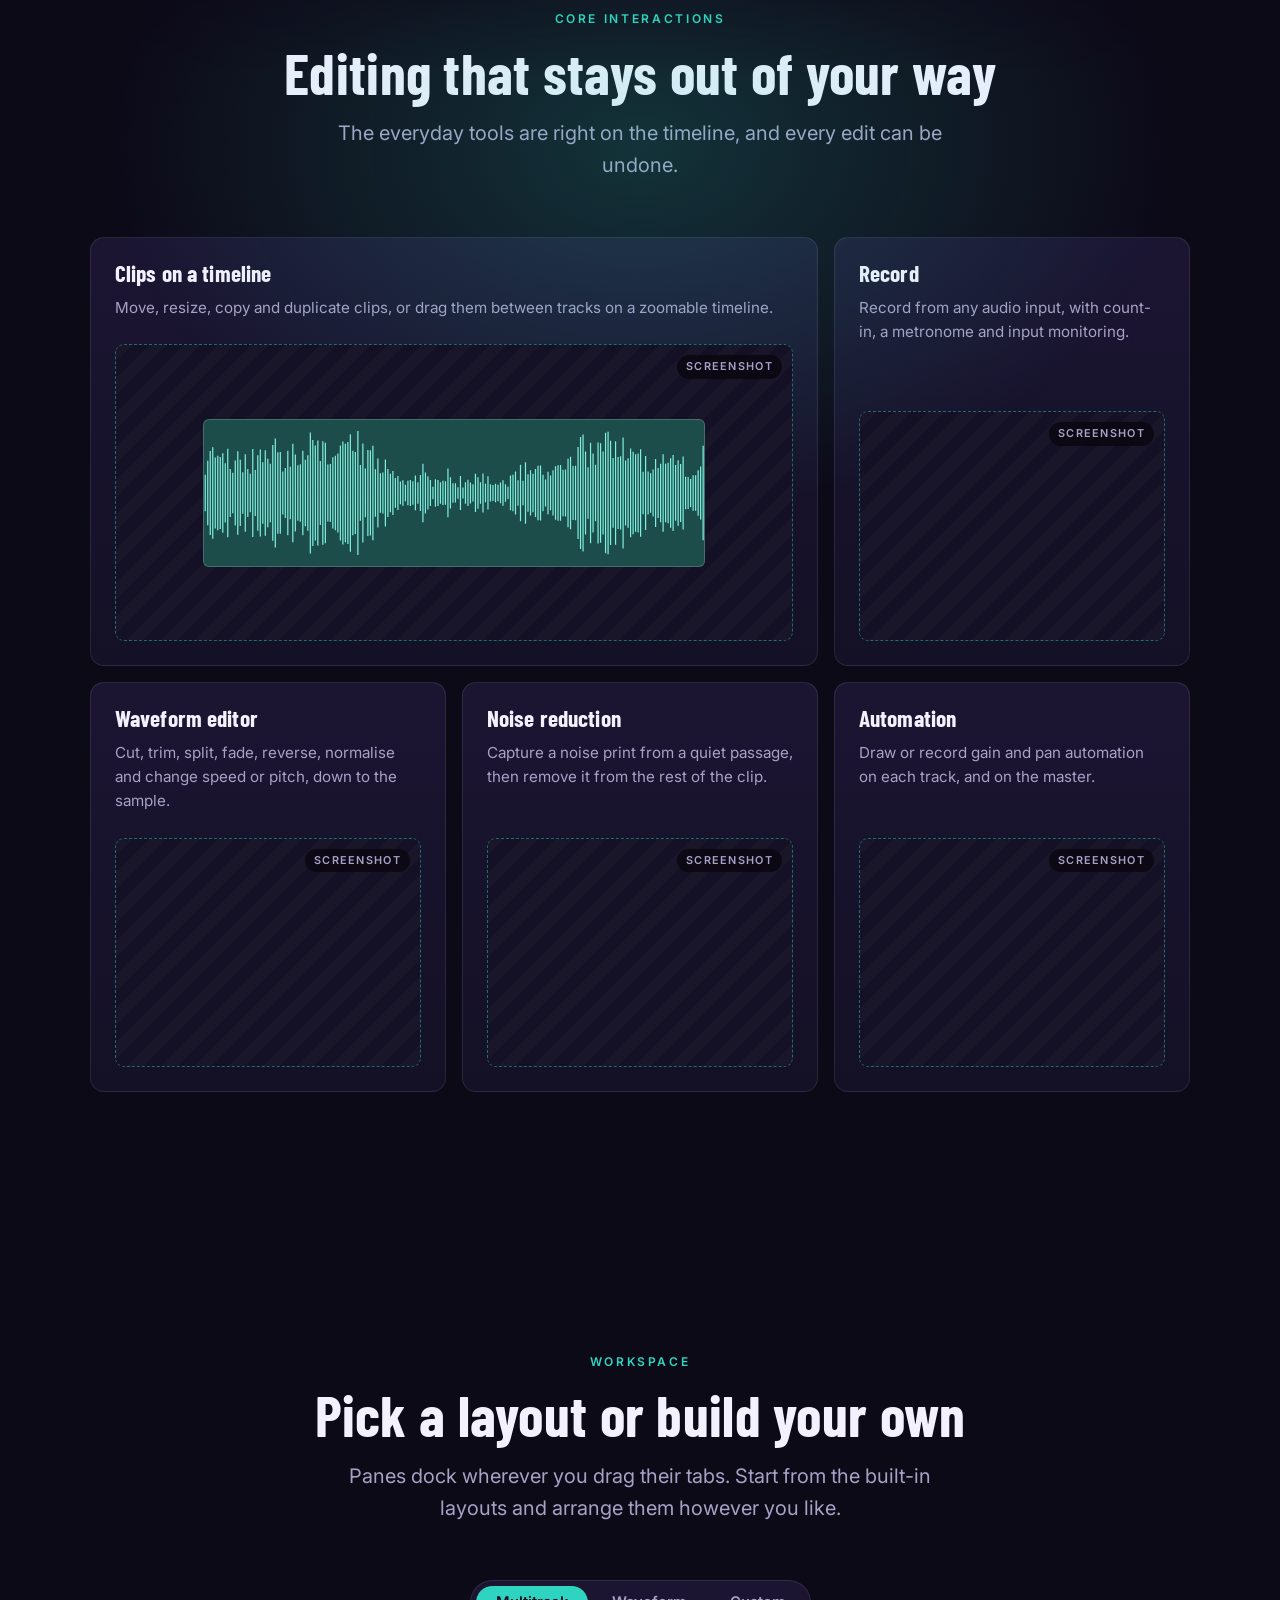
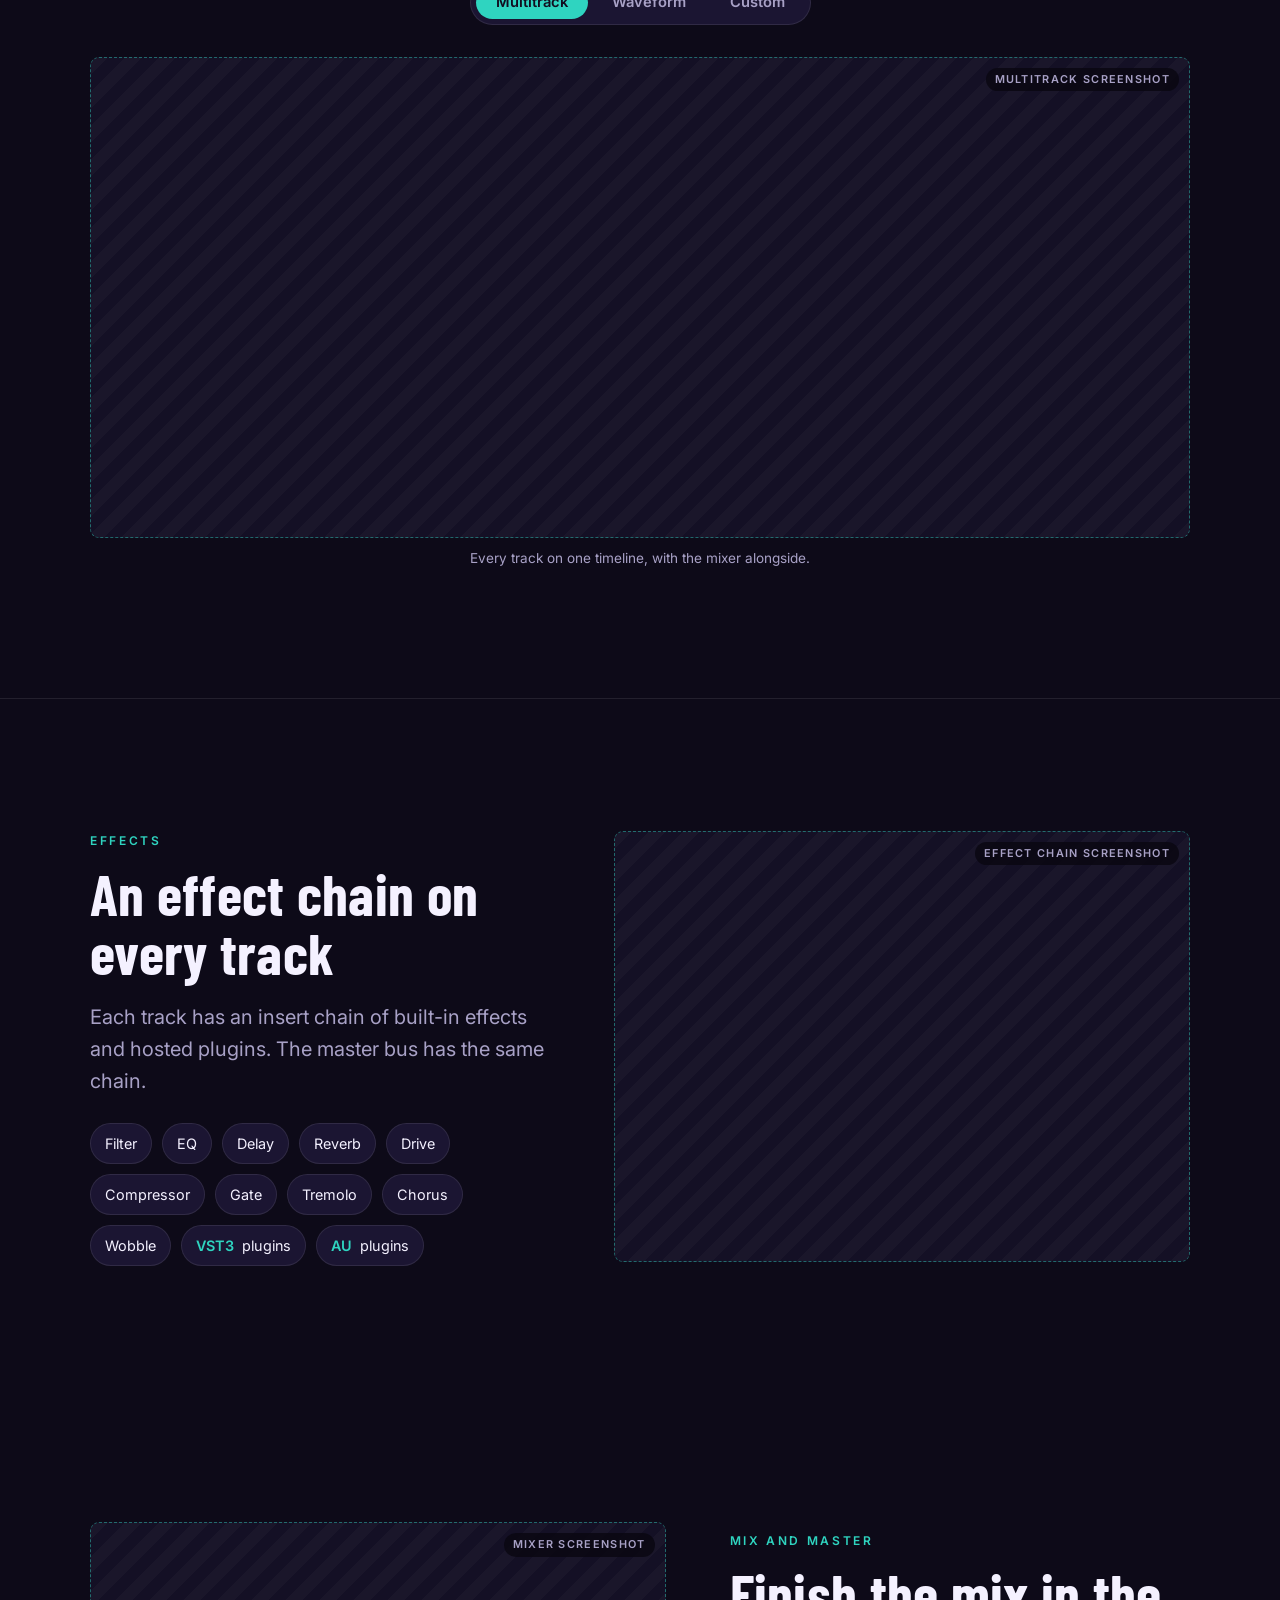
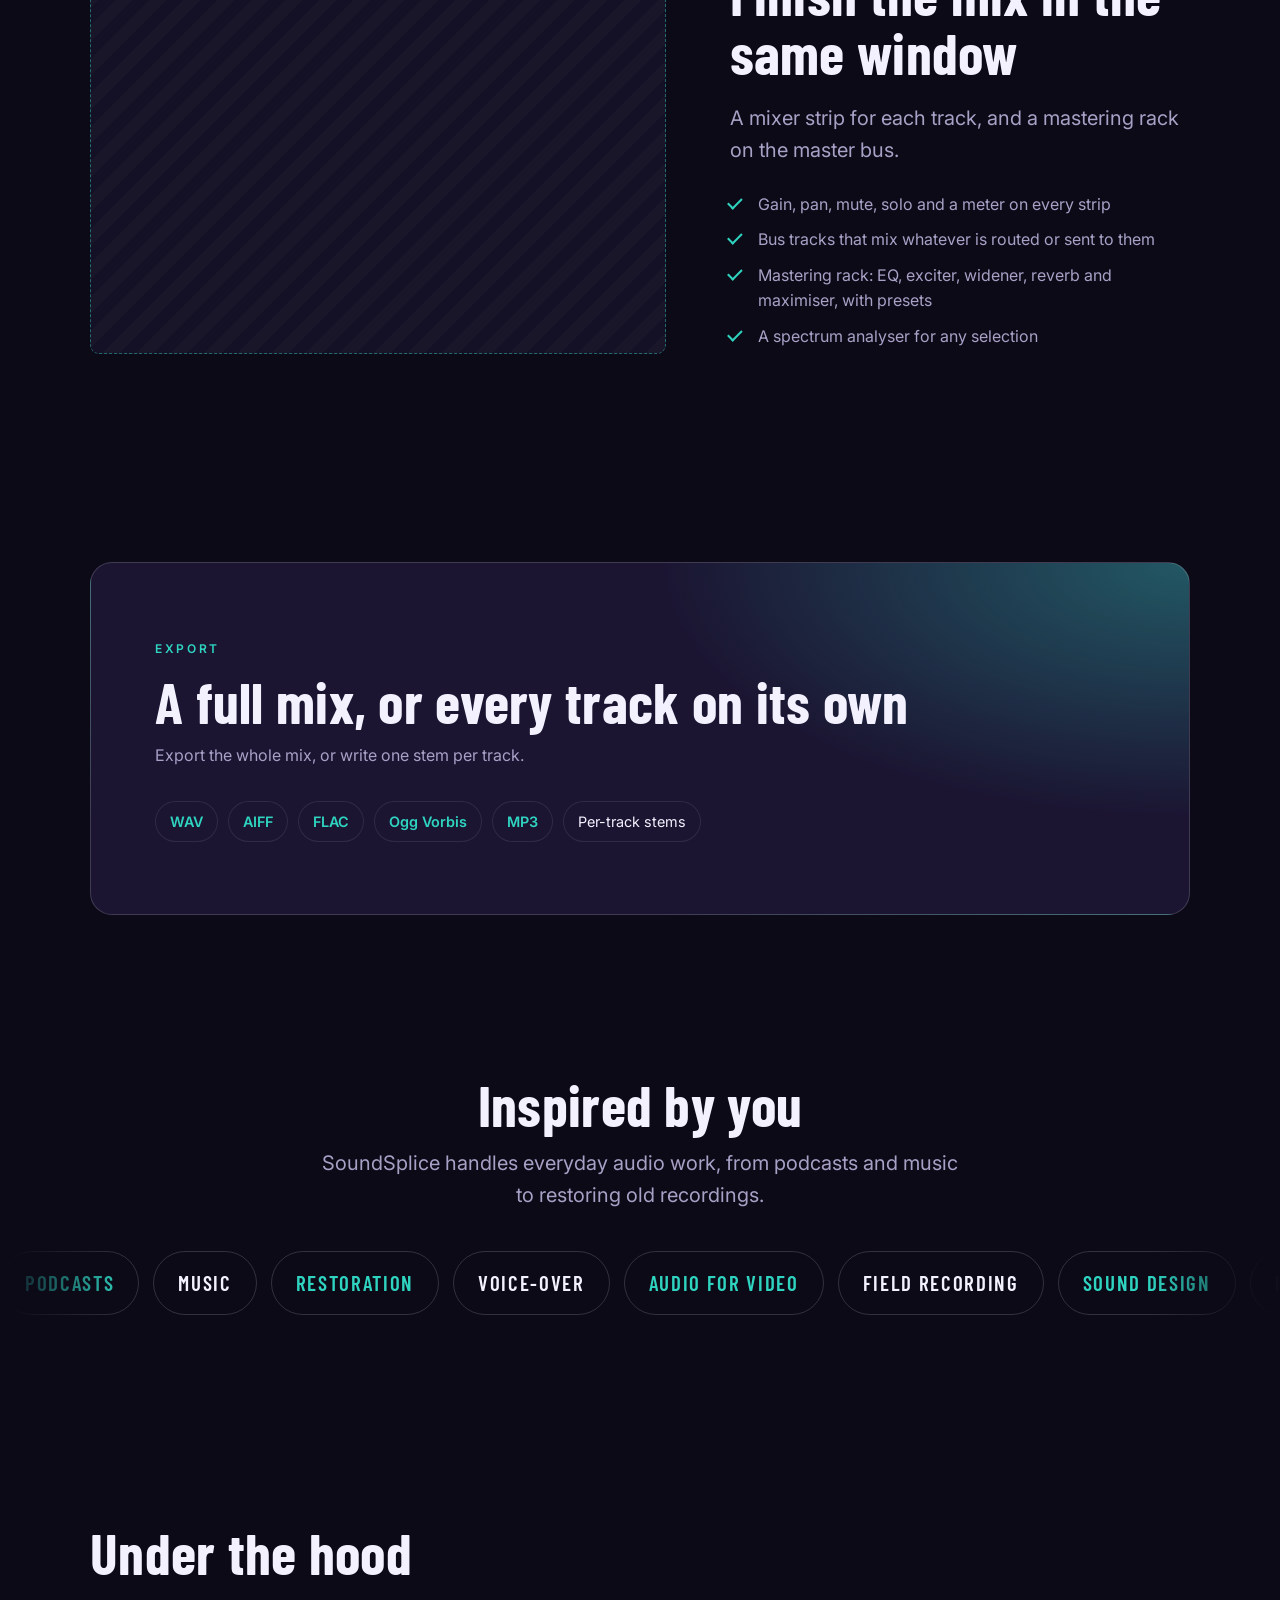
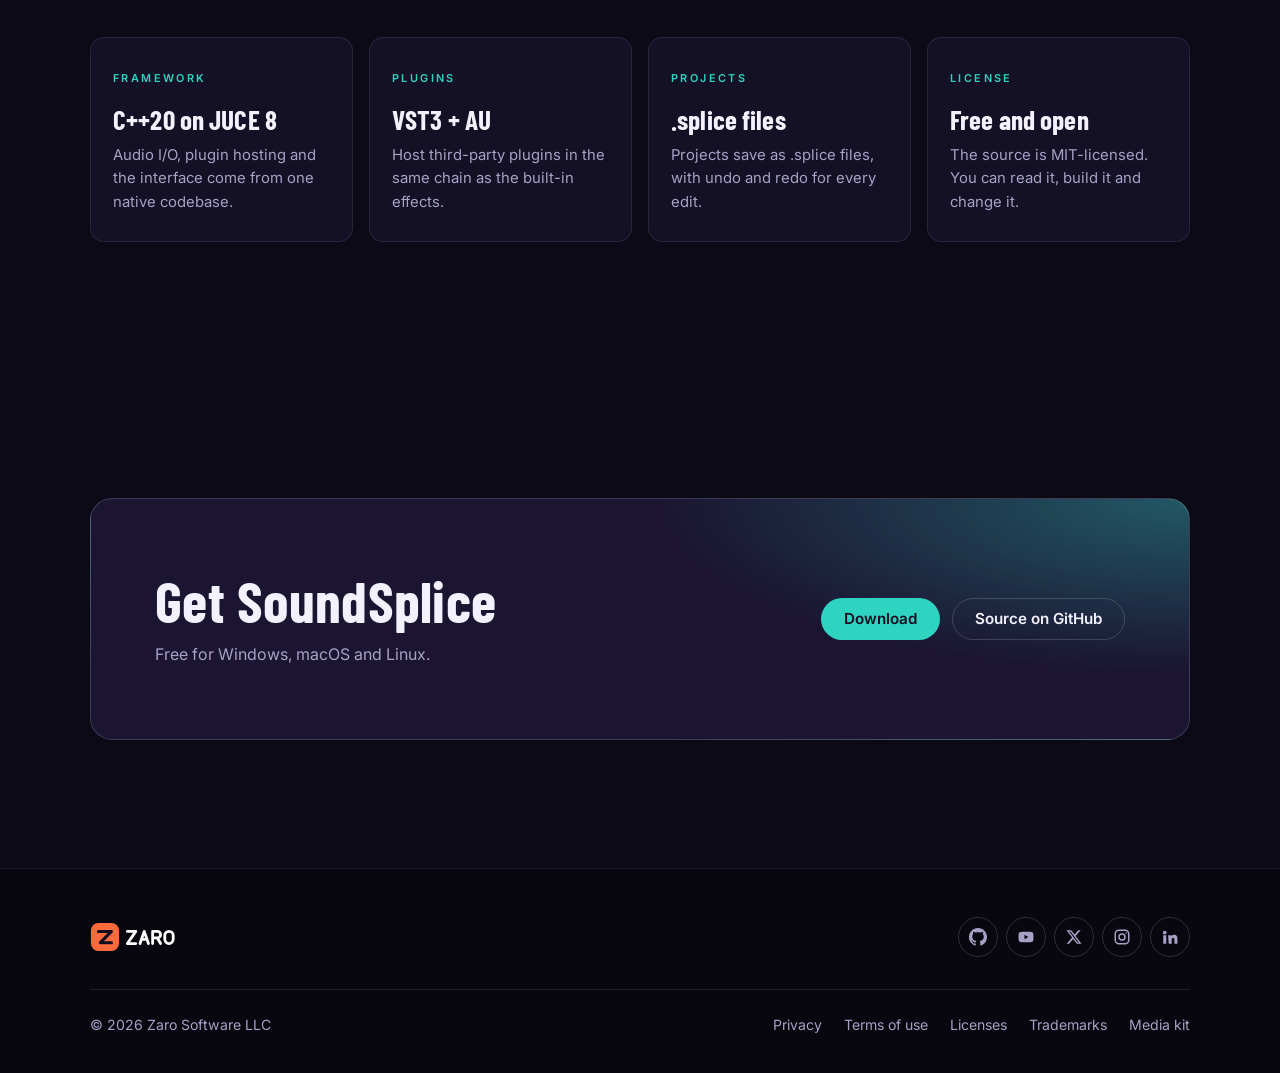
<file: soundsplice.html>
<!doctype html>
<html lang="en" class="no-js">
<head>
  <meta charset="utf-8">
  <meta name="viewport" content="width=device-width, initial-scale=1">
  <title>SoundSplice | Free audio editor by Zaro</title>
  <meta name="description" content="SoundSplice is a free, open-source multi-track audio editor. Record, import, edit and process audio, then export a mix or stems. Windows, macOS and Linux.">
  <link rel="icon" href="assets/img/brand/soundsplice-icon.svg" type="image/svg+xml">
  <link rel="preconnect" href="https://fonts.googleapis.com">
  <link rel="preconnect" href="https://fonts.gstatic.com" crossorigin>
  <link href="https://fonts.googleapis.com/css2?family=Barlow+Condensed:wght@600;700&family=Inter:wght@400;500;600;700&family=JetBrains+Mono:wght@400;500&display=swap" rel="stylesheet">
  <link rel="stylesheet" href="assets/css/site.css">
</head>
<!--
  SoundSplice product page.
  Layout mirrors the Audacity 4 page. Copy is drafted from SoundSplice/README.md;
  every visual is a placeholder (.placeholder, data-label="...") to be swapped
  for real screenshots, the same way cutreel.html uses assets/img/cutreel/.
-->
<body class="theme-soundsplice">
  <a class="skip-link" href="#main">Skip to content</a>

  <header class="site-header" data-layout="header"></header>

  <main id="main">
    <!-- Hero -->
    <section class="hero">
      <div class="wrap">
        <div class="hero-copy">
          <img class="hero-icon" src="assets/img/brand/soundsplice-icon.svg" alt="" width="72" height="72">
          <span class="eyebrow">SoundSplice</span>
          <h1>Welcome to <span>SoundSplice</span></h1>
          <p class="lede">A multi-track audio editor. Record, import, edit and process audio on one timeline, then export a finished mix or a set of stems.</p>
          <div class="btn-row" data-pill-after>
            <a class="btn btn--primary" href="downloads.html#soundsplice">Download SoundSplice</a>
            <a class="btn btn--ghost" href="#editing">See what's inside</a>
          </div>
          <p class="hero-meta">Windows &middot; macOS &middot; Linux &nbsp;|&nbsp; MIT-licensed source</p>
        </div>
        <div class="hero-stage">
          <div class="hero-shot">
            <div class="frame">
              <div class="placeholder mock-daw" data-label="Hero screenshot">
                <div class="mock-daw__bar"><i></i><i></i><i></i><b>SoundSplice &middot; Multitrack</b></div>
                <div class="mock-daw__ruler"></div>
                <div class="mock-daw__tracks">
                  <div class="mock-track"><div class="mock-track__head"><b>Host</b><span><i>M</i><i>S</i></span></div><div class="mock-track__lane"><div class="mock-clip" style="left:2%;width:30%;background:#1d4d4a" data-wave="3" data-color="#7ff0e0"><em>Intro</em></div><div class="mock-clip" style="left:36%;width:40%;background:#1d4d4a" data-wave="5" data-color="#7ff0e0"><em>Question</em></div><div class="mock-playhead"></div></div></div>
                  <div class="mock-track"><div class="mock-track__head"><b>Guest</b><span><i>M</i><i>S</i></span></div><div class="mock-track__lane"><div class="mock-clip" style="left:20%;width:48%;background:#3a2f6e" data-wave="9" data-color="#b9adff"><em>Answer</em></div><div class="mock-clip" style="left:72%;width:24%;background:#3a2f6e" data-wave="13" data-color="#b9adff"><em>Story</em></div><div class="mock-playhead"></div></div></div>
                  <div class="mock-track"><div class="mock-track__head"><b>Music bed</b><span><i>M</i><i>S</i></span></div><div class="mock-track__lane"><div class="mock-clip" style="left:0;width:96%;background:#5a2b1f" data-wave="21" data-bars="240" data-color="#ffb199"><em>Theme</em></div><div class="mock-playhead"></div></div></div>
                  <div class="mock-track"><div class="mock-track__head"><b>SFX</b><span><i>M</i><i>S</i></span></div><div class="mock-track__lane"><div class="mock-clip" style="left:30%;width:8%;background:#4a4214" data-wave="31" data-bars="30" data-color="#ffe27a"><em>Sting</em></div><div class="mock-clip" style="left:66%;width:10%;background:#4a4214" data-wave="33" data-bars="30" data-color="#ffe27a"><em>Whoosh</em></div><div class="mock-playhead"></div></div></div>
                </div>
                <div class="mock-daw__status"></div>
              </div>
            </div>
          </div>
          <div class="scroll-cue" aria-hidden="true">Scroll<i></i></div>
        </div>
      </div>
    </section>

    <!-- Core interactions -->
    <section class="section glow" id="editing">
      <div class="wrap">
        <div class="section-head center reveal">
          <span class="eyebrow">Core interactions</span>
          <h2>Editing that stays out of your way</h2>
          <p class="lede">The everyday tools are right on the timeline, and every edit can be undone.</p>
        </div>
        <div class="bento">
          <div class="tile tile--wide reveal">
            <h3>Clips on a timeline</h3>
            <p>Move, resize, copy and duplicate clips, or drag them between tracks on a zoomable timeline.</p>
            <div class="tile-media"><div class="placeholder mock-panel mock-panel--wide" data-label="Screenshot"><div class="mock-clip" style="position:relative;inset:auto;height:60%;width:80%;background:#1d4d4a" data-wave="41" data-bars="200" data-color="#7ff0e0"></div></div></div>
          </div>
          <div class="tile reveal">
            <h3>Record</h3>
            <p>Record from any audio input, with count-in, a metronome and input monitoring.</p>
            <div class="tile-media"><div class="placeholder mock-panel" data-label="Screenshot"></div></div>
          </div>
          <div class="tile reveal">
            <h3>Waveform editor</h3>
            <p>Cut, trim, split, fade, reverse, normalise and change speed or pitch, down to the sample.</p>
            <div class="tile-media"><div class="placeholder mock-panel" data-label="Screenshot"></div></div>
          </div>
          <div class="tile reveal">
            <h3>Noise reduction</h3>
            <p>Capture a noise print from a quiet passage, then remove it from the rest of the clip.</p>
            <div class="tile-media"><div class="placeholder mock-panel" data-label="Screenshot"></div></div>
          </div>
          <div class="tile reveal">
            <h3>Automation</h3>
            <p>Draw or record gain and pan automation on each track, and on the master.</p>
            <div class="tile-media"><div class="placeholder mock-panel" data-label="Screenshot"></div></div>
          </div>
        </div>
      </div>
    </section>

    <!-- Layouts -->
    <section class="section">
      <div class="wrap">
        <div class="section-head center reveal">
          <span class="eyebrow">Workspace</span>
          <h2>Pick a layout or build your own</h2>
          <p class="lede">Panes dock wherever you drag their tabs. Start from the built-in layouts and arrange them however you like.</p>
        </div>
        <div class="center reveal" data-tabs>
          <div class="tabs" role="tablist" aria-label="SoundSplice layouts">
            <button role="tab" id="ly-tab-multi" aria-controls="ly-multi" aria-selected="true">Multitrack</button>
            <button role="tab" id="ly-tab-wave" aria-controls="ly-wave" aria-selected="false" tabindex="-1">Waveform</button>
            <button role="tab" id="ly-tab-custom" aria-controls="ly-custom" aria-selected="false" tabindex="-1">Custom</button>
          </div>
          <div class="tab-panels">
            <figure class="tab-panel shot" id="ly-multi" role="tabpanel" aria-labelledby="ly-tab-multi">
              <div class="placeholder mock-panel mock-panel--wide" data-label="Multitrack screenshot"></div>
              <figcaption>Every track on one timeline, with the mixer alongside.</figcaption>
            </figure>
            <figure class="tab-panel shot" id="ly-wave" role="tabpanel" aria-labelledby="ly-tab-wave" hidden>
              <div class="placeholder mock-panel mock-panel--wide" data-label="Waveform screenshot"><div class="mock-clip" style="position:relative;inset:auto;height:70%;width:92%;background:#0f2e2c" data-wave="57" data-bars="320" data-color="#2fd4c0"></div></div>
              <figcaption>One clip, full width, for detailed editing.</figcaption>
            </figure>
            <figure class="tab-panel shot" id="ly-custom" role="tabpanel" aria-labelledby="ly-tab-custom" hidden>
              <div class="placeholder mock-panel mock-panel--wide" data-label="Custom layout screenshot"></div>
              <figcaption>Drag any pane's tab to dock it somewhere else.</figcaption>
            </figure>
          </div>
        </div>
      </div>
    </section>

    <hr class="divider">

    <!-- Effects -->
    <section class="section">
      <div class="wrap">
        <div class="split">
          <div class="reveal">
            <span class="eyebrow">Effects</span>
            <h2>An effect chain on every track</h2>
            <p class="lede">Each track has an insert chain of built-in effects and hosted plugins. The master bus has the same chain.</p>
            <div class="chips">
              <span class="chip">Filter</span><span class="chip">EQ</span><span class="chip">Delay</span><span class="chip">Reverb</span><span class="chip">Drive</span>
              <span class="chip">Compressor</span><span class="chip">Gate</span><span class="chip">Tremolo</span><span class="chip">Chorus</span><span class="chip">Wobble</span>
              <span class="chip"><b>VST3</b> plugins</span><span class="chip"><b>AU</b> plugins</span>
            </div>
          </div>
          <div class="reveal"><div class="placeholder mock-panel" data-label="Effect chain screenshot"></div></div>
        </div>
      </div>
    </section>

    <!-- Mixing & mastering -->
    <section class="section">
      <div class="wrap">
        <div class="split split--flip">
          <div class="reveal">
            <span class="eyebrow">Mix and master</span>
            <h2>Finish the mix in the same window</h2>
            <p class="lede">A mixer strip for each track, and a mastering rack on the master bus.</p>
            <ul class="ticks">
              <li>Gain, pan, mute, solo and a meter on every strip</li>
              <li>Bus tracks that mix whatever is routed or sent to them</li>
              <li>Mastering rack: EQ, exciter, widener, reverb and maximiser, with presets</li>
              <li>A spectrum analyser for any selection</li>
            </ul>
          </div>
          <div class="reveal"><div class="placeholder mock-panel" data-label="Mixer screenshot"></div></div>
        </div>
      </div>
    </section>

    <!-- Export -->
    <section class="section section--tight">
      <div class="wrap">
        <div class="cta reveal" style="grid-template-columns:1fr">
          <div>
            <span class="eyebrow">Export</span>
            <h2>A full mix, or every track on its own</h2>
            <p>Export the whole mix, or write one stem per track.</p>
          </div>
          <div class="chips">
            <span class="chip"><b>WAV</b></span><span class="chip"><b>AIFF</b></span><span class="chip"><b>FLAC</b></span><span class="chip"><b>Ogg Vorbis</b></span><span class="chip"><b>MP3</b></span><span class="chip">Per-track stems</span>
          </div>
        </div>
      </div>
    </section>

    <!-- Use cases -->
    <section class="section section--tight">
      <div class="wrap center reveal">
        <h2>Inspired by you</h2>
        <p class="lede" style="margin-top:14px">SoundSplice handles everyday audio work, from podcasts and music to restoring old recordings.</p>
      </div>
      <div class="marquee reveal" style="margin-top:40px" aria-hidden="true">
        <div class="marquee-track">
          <span>Podcasts</span><span>Music</span><span>Restoration</span><span>Voice-over</span><span>Audio for video</span><span>Field recording</span><span>Sound design</span>
          <span>Podcasts</span><span>Music</span><span>Restoration</span><span>Voice-over</span><span>Audio for video</span><span>Field recording</span><span>Sound design</span>
        </div>
      </div>
    </section>

    <!-- Under the hood -->
    <section class="section">
      <div class="wrap">
        <div class="section-head reveal">
          <h2>Under the hood</h2>
        </div>
        <div class="hood reveal">
          <div class="hood-card">
            <span class="eyebrow">Framework</span>
            <h3>C++20 on JUCE 8</h3>
            <p>Audio I/O, plugin hosting and the interface come from one native codebase.</p>
          </div>
          <div class="hood-card">
            <span class="eyebrow">Plugins</span>
            <h3>VST3 + AU</h3>
            <p>Host third-party plugins in the same chain as the built-in effects.</p>
          </div>
          <div class="hood-card">
            <span class="eyebrow">Projects</span>
            <h3>.splice files</h3>
            <p>Projects save as .splice files, with undo and redo for every edit.</p>
          </div>
          <div class="hood-card">
            <span class="eyebrow">License</span>
            <h3>Free and open</h3>
            <p>The source is MIT-licensed. You can read it, build it and change it.</p>
          </div>
        </div>
      </div>
    </section>

    <!-- CTA -->
    <section class="section" data-pill-stop>
      <div class="wrap">
        <div class="cta reveal">
          <div>
            <h2>Get SoundSplice</h2>
            <p>Free for Windows, macOS and Linux.</p>
          </div>
          <div class="btn-row">
            <a class="btn btn--primary" href="downloads.html#soundsplice">Download</a>
            <a class="btn btn--ghost" href="https://github.com/skynab/SoundSplice">Source on GitHub</a>
          </div>
        </div>
      </div>
    </section>
  </main>

  <div class="float-pill" role="complementary" aria-label="Download SoundSplice">
    <span>Free and open source, for Windows, macOS and Linux.</span>
    <a class="btn btn--primary btn--sm" href="downloads.html#soundsplice">Download SoundSplice</a>
  </div>

  <footer class="site-footer" data-layout="footer"></footer>

  <script src="assets/js/layout.js"></script>
  <script src="assets/js/site.js"></script>
</body>
</html>
</file>
<file: assets/css/site.css>
/* ==========================================================================
   Zaro: shared stylesheet
   Product pages are dark; Downloads and Info put light "paper" content under
   a dark hero band. Each page sets its accent with a body class.
   ========================================================================== */

:root {
  --bg: #0d0a18;
  --bg-2: #141025;
  --surface: #1b1532;
  --surface-2: #241d40;
  --line: rgba(255, 255, 255, 0.09);
  --line-strong: rgba(255, 255, 255, 0.16);
  --text: #f4f1ff;
  --muted: #a8a1c6;

  --paper: #f4f3f9;
  --card: #ffffff;
  --ink: #17132a;
  --ink-muted: #5f5a7a;
  --ink-line: #e2dfee;

  --zaro: #ff6a3d;
  --cutreel: #8b7bff;
  --soundsplice: #2fd4c0;
  --accent: var(--zaro);
  --accent-ink: #120d1f;

  --font-display: "Barlow Condensed", "Arial Narrow", sans-serif;
  --font-body: "Inter", system-ui, -apple-system, "Segoe UI", sans-serif;
  --font-mono: "JetBrains Mono", ui-monospace, Consolas, monospace;

  --radius: 14px;
  --radius-sm: 9px;
  --wrap: 1180px;
  --gutter: clamp(16px, 4vw, 40px);
  --header-h: 64px;
}

body.theme-cutreel { --accent: var(--cutreel); }
body.theme-soundsplice { --accent: var(--soundsplice); }

*, *::before, *::after { box-sizing: border-box; }

html { scroll-behavior: smooth; scroll-padding-top: calc(var(--header-h) + 16px); }
@media (prefers-reduced-motion: reduce) { html { scroll-behavior: auto; } }

body {
  margin: 0;
  background: var(--bg);
  color: var(--text);
  font-family: var(--font-body);
  font-size: 16px;
  line-height: 1.6;
  -webkit-font-smoothing: antialiased;
  overflow-x: hidden;
}

img { max-width: 100%; height: auto; display: block; }
a { color: inherit; }
code { font-family: var(--font-mono); font-size: 0.9em; }

.wrap { width: 100%; max-width: var(--wrap); margin: 0 auto; padding: 0 var(--gutter); }

.skip-link {
  position: absolute; left: 12px; top: -48px; z-index: 100;
  background: var(--accent); color: var(--accent-ink);
  padding: 8px 14px; border-radius: 8px; font-weight: 600; text-decoration: none;
}
.skip-link:focus { top: 12px; }

:focus-visible { outline: 2px solid var(--accent); outline-offset: 3px; border-radius: 4px; }

/* ---------- Type ---------- */

.display, h1, h2, h3 {
  font-family: var(--font-display);
  font-weight: 700;
  line-height: 1.02;
  letter-spacing: 0.005em;
  margin: 0;
}
h1 { font-size: clamp(2.8rem, 7vw, 5.4rem); }
h2 { font-size: clamp(2.2rem, 4.6vw, 3.6rem); }
h3 { font-size: clamp(1.45rem, 2.2vw, 1.8rem); }

.eyebrow {
  display: inline-block;
  font-size: 0.75rem;
  font-weight: 600;
  letter-spacing: 0.22em;
  text-transform: uppercase;
  color: var(--accent);
  margin-bottom: 14px;
}
.lede { font-size: clamp(1.05rem, 1.6vw, 1.25rem); color: var(--muted); max-width: 640px; }
.muted { color: var(--muted); }
.center { text-align: center; }
.center .lede { margin-left: auto; margin-right: auto; }

/* ---------- Buttons ---------- */

.btn {
  display: inline-flex; align-items: center; justify-content: center; gap: 8px;
  padding: 12px 22px;
  border-radius: 999px;
  border: 1px solid transparent;
  font: 600 0.95rem/1 var(--font-body);
  text-decoration: none;
  cursor: pointer;
  transition: transform 0.15s ease, background 0.15s ease, border-color 0.15s ease, color 0.15s ease;
  white-space: nowrap;
}
.btn:hover { transform: translateY(-1px); }
.btn--primary { background: var(--accent); color: var(--accent-ink); }
.btn--primary:hover { filter: brightness(1.08); }
.btn--ghost { border-color: var(--line-strong); color: var(--text); background: transparent; }
.btn--ghost:hover { border-color: var(--text); }
.btn--sm { padding: 8px 14px; font-size: 0.85rem; }
.btn-row { display: flex; flex-wrap: wrap; gap: 12px; margin-top: 28px; }
.center .btn-row { justify-content: center; }

/* ---------- Header ---------- */

.site-header {
  position: sticky; top: 0; z-index: 50;
  height: var(--header-h);
  background: rgba(13, 10, 24, 0.82);
  backdrop-filter: saturate(140%) blur(14px);
  -webkit-backdrop-filter: saturate(140%) blur(14px);
  border-bottom: 1px solid var(--line);
}
.site-header .wrap { height: 100%; display: flex; align-items: center; gap: 28px; }
.brand { display: inline-flex; align-items: center; flex-shrink: 0; }
.brand img { height: 28px; width: auto; }

.nav { display: flex; align-items: center; gap: 4px; margin-left: auto; }
.nav a {
  position: relative;
  padding: 8px 14px;
  border-radius: 999px;
  color: var(--muted);
  text-decoration: none;
  font-weight: 500;
  font-size: 0.93rem;
  transition: color 0.15s ease, background 0.15s ease;
}
.nav a:hover { color: var(--text); background: rgba(255, 255, 255, 0.05); }
.nav a[aria-current="page"] { color: var(--text); background: rgba(255, 255, 255, 0.08); }
.nav .dot { display: inline-block; width: 7px; height: 7px; border-radius: 50%; margin-right: 8px; vertical-align: 1px; }
.nav .dot--cutreel { background: var(--cutreel); }
.nav .dot--soundsplice { background: var(--soundsplice); }
.nav .btn { margin-left: 10px; }

/* Donate button, far right of the header: a rainbow ring around a transparent middle */
.btn-donate {
  position: relative;
  display: inline-flex; align-items: center; gap: 7px;
  margin-left: 16px;
  padding: 9px 18px;
  border-radius: 999px;
  flex-shrink: 0;
  font: 600 0.9rem/1 var(--font-body);
  color: var(--text);
  text-decoration: none;
  background: transparent;
  transition: background 0.15s ease;
}
/* The ring is the gradient masked down to a 2px band, so the middle stays see-through.
   Two copies of the spectrum in a 200%-wide tile: one full rainbow is always visible, and
   sliding by exactly one copy (background-position 100%) loops without a seam. */
.btn-donate::before {
  content: "";
  position: absolute; inset: 0;
  padding: 2px;
  border-radius: inherit;
  background: linear-gradient(90deg, #ff3b5c, #ff8a00, #ffd400, #2ed573, #1e90ff, #8e44ff, #ff3b5c, #ff8a00, #ffd400, #2ed573, #1e90ff, #8e44ff, #ff3b5c);
  background-size: 200% 100%;
  -webkit-mask: linear-gradient(#000 0 0) content-box, linear-gradient(#000 0 0);
  -webkit-mask-composite: xor;
  mask: linear-gradient(#000 0 0) content-box exclude, linear-gradient(#000 0 0);
  animation: rainbow 6s linear infinite;
  pointer-events: none;
}
.btn-donate svg { width: 14px; height: 14px; color: #ff5d8f; }
.btn-donate:hover { background: rgba(255, 255, 255, 0.06); }
@keyframes rainbow { to { background-position: 100% 0; } }
@media (prefers-reduced-motion: reduce) { .btn-donate::before { animation: none; } }

.nav-toggle {
  display: none;
  margin-left: auto;
  width: 42px; height: 42px;
  border-radius: 10px;
  border: 1px solid var(--line-strong);
  background: transparent; color: var(--text);
  cursor: pointer;
}
.nav-toggle svg { width: 20px; height: 20px; }

@media (max-width: 860px) {
  .nav-toggle { display: inline-flex; align-items: center; justify-content: center; }
  /* On narrow screens the hamburger sits at the far right, with Donate just before it. */
  .btn-donate { order: 1; margin-left: auto; }
  .nav-toggle { order: 2; margin-left: 12px; }
  .nav {
    position: absolute; top: var(--header-h); left: 0; right: 0;
    flex-direction: column; align-items: stretch; gap: 2px;
    padding: 12px var(--gutter) 20px;
    background: var(--bg);
    border-bottom: 1px solid var(--line);
    display: none;
  }
  .nav.is-open { display: flex; }
  .nav a { padding: 12px 14px; border-radius: 10px; }
  .nav .btn { margin: 8px 0 0; }
}

/* ---------- Generic sections ---------- */

.section { padding: clamp(72px, 10vw, 128px) 0; position: relative; }
.section--tight { padding: clamp(48px, 7vw, 80px) 0; }
.section-head { margin-bottom: clamp(36px, 5vw, 56px); }
.section-head .lede { margin-top: 16px; }
.divider { border: 0; border-top: 1px solid var(--line); margin: 0; }

.glow::before {
  content: "";
  position: absolute; inset: 0;
  background: radial-gradient(60% 40% at 50% 20%, color-mix(in srgb, var(--accent) 20%, transparent), transparent 70%);
  -webkit-mask-image: linear-gradient(transparent, #000 15%, #000 85%, transparent);
  mask-image: linear-gradient(transparent, #000 15%, #000 85%, transparent);
  pointer-events: none;
}

/* ---------- Product hero ---------- */

.hero {
  position: relative;
  padding: clamp(64px, 9vw, 112px) 0 0;
  overflow: hidden;
  background:
    radial-gradient(70% 60% at 50% 0%, color-mix(in srgb, var(--accent) 26%, transparent), transparent 70%),
    linear-gradient(180deg, var(--bg-2), var(--bg) 85%);
}
.hero .wrap { position: relative; }
.hero-copy { text-align: center; max-width: 860px; margin: 0 auto; }
.hero-copy h1 span { color: var(--accent); }
.hero-copy .lede { margin: 22px auto 0; }
.hero-icon { width: 72px; height: 72px; margin: 0 auto 22px; border-radius: 18px; }
.hero-meta { margin-top: 18px; font-size: 0.85rem; color: var(--muted); }

.hero-stage { perspective: 1600px; margin-top: clamp(48px, 7vw, 80px); padding-bottom: clamp(48px, 7vw, 96px); }
.hero-shot {
  position: relative;
  transform-origin: 50% 0%;
  transform: rotateX(var(--tilt, 22deg)) scale(var(--shrink, 0.94));
  transition: transform 0.08s linear;
  will-change: transform;
}
.frame {
  border-radius: var(--radius);
  border: 1px solid var(--line-strong);
  background: #0a0812;
  overflow: hidden;
  box-shadow: 0 40px 120px -30px rgba(0, 0, 0, 0.8), 0 0 0 1px rgba(0, 0, 0, 0.4);
}
.frame--bar::before {
  content: "";
  display: block; height: 28px;
  background:
    radial-gradient(circle at 16px 14px, #ff5f57 5px, transparent 5.5px),
    radial-gradient(circle at 34px 14px, #febc2e 5px, transparent 5.5px),
    radial-gradient(circle at 52px 14px, #28c840 5px, transparent 5.5px),
    #17131f;
  border-bottom: 1px solid var(--line);
}
@media (prefers-reduced-motion: reduce) { .hero-shot { transform: none !important; } }

.scroll-cue {
  display: flex; flex-direction: column; align-items: center; gap: 8px;
  margin-top: 36px;
  font-size: 0.7rem; letter-spacing: 0.3em; text-transform: uppercase; color: var(--muted);
}
.scroll-cue i { width: 1px; height: 36px; background: linear-gradient(var(--accent), transparent); animation: cue 1.8s ease-in-out infinite; }
@keyframes cue { 0%, 100% { opacity: 0.3; transform: scaleY(0.6); } 50% { opacity: 1; transform: scaleY(1); } }

/* ---------- Workspace tabs ---------- */

.tabs { display: inline-flex; gap: 4px; padding: 5px; border-radius: 999px; background: var(--surface); border: 1px solid var(--line); flex-wrap: wrap; justify-content: center; }
.tabs button {
  border: 0; background: transparent; color: var(--muted);
  padding: 9px 20px; border-radius: 999px;
  font: 600 0.92rem/1 var(--font-body); cursor: pointer;
  transition: background 0.15s ease, color 0.15s ease;
}
.tabs button:hover { color: var(--text); }
.tabs button[aria-selected="true"] { background: var(--accent); color: var(--accent-ink); }
.tab-panels { margin-top: 32px; position: relative; }
.tab-panel[hidden] { display: none; }
.tab-panel figcaption { margin-top: 16px; text-align: center; color: var(--muted); font-size: 0.95rem; }
.tab-panel { animation: fadeUp 0.35s ease both; }
@keyframes fadeUp { from { opacity: 0; transform: translateY(8px); } to { opacity: 1; transform: none; } }

/* ---------- Sticky story (text steps beside a pinned visual) ---------- */

.story { display: grid; grid-template-columns: minmax(0, 0.9fr) minmax(0, 1.1fr); gap: clamp(32px, 5vw, 72px); align-items: start; }
.story-steps { display: flex; flex-direction: column; }
.story-step {
  min-height: min(72vh, 680px);
  display: flex; flex-direction: column; justify-content: center;
  padding: 24px 0 24px 28px;
  border-left: 2px solid var(--line);
  opacity: 0.38;
  transition: opacity 0.3s ease, border-color 0.3s ease;
}
.story-step.is-active { opacity: 1; border-left-color: var(--accent); }
.story-step h3 { margin-bottom: 12px; }
.story-step p { color: var(--muted); margin: 0 0 14px; }
.story-step .story-inline { display: none; margin-top: 18px; }
.story-visual { position: sticky; top: calc(var(--header-h) + 6vh); height: min(76vh, 640px); display: flex; align-items: center; justify-content: center; }
.story-visual figure { position: absolute; inset: 0; margin: 0; display: flex; align-items: center; justify-content: center; opacity: 0; transform: translateY(16px) scale(0.98); transition: opacity 0.45s ease, transform 0.45s ease; pointer-events: none; }
.story-visual figure.is-active { opacity: 1; transform: none; pointer-events: auto; }
.story-visual img { max-height: 100%; width: auto; max-width: 100%; object-fit: contain; }

@media (max-width: 900px) {
  .story { grid-template-columns: 1fr; }
  .story-visual { display: none; }
  .story-step { min-height: 0; opacity: 1; padding: 28px 0 28px 20px; border-left-color: var(--accent); }
  .story-step .story-inline { display: block; }
}

/* ---------- Bullet lists ---------- */

.ticks { list-style: none; padding: 0; margin: 0; display: grid; gap: 10px; }
.ticks li { position: relative; padding-left: 28px; color: var(--muted); }
.ticks li::before {
  content: "";
  position: absolute; left: 0; top: 0.5em;
  width: 14px; height: 8px;
  border-left: 2px solid var(--accent); border-bottom: 2px solid var(--accent);
  transform: rotate(-45deg) translateY(-3px);
}
.ticks strong { color: var(--text); font-weight: 600; }

/* ---------- Split feature (copy beside imagery) ---------- */

.split { display: grid; grid-template-columns: minmax(0, 1fr) minmax(0, 1.25fr); gap: clamp(32px, 5vw, 72px); align-items: center; }
.split--flip { grid-template-columns: minmax(0, 1.25fr) minmax(0, 1fr); }
.split--flip > :first-child { order: 2; }
.split h2 { margin-bottom: 16px; }
.split .lede { margin-bottom: 26px; }
@media (max-width: 900px) {
  .split, .split--flip { grid-template-columns: 1fr; }
  .split--flip > :first-child { order: 0; }
}

.collage { display: grid; gap: 16px; }
.collage--2 { grid-template-columns: 1.3fr 1fr; align-items: start; }
.collage--2 > :nth-child(3) { grid-column: 1 / -1; }
@media (max-width: 560px) { .collage--2 { grid-template-columns: 1fr; } }

.shot { margin: 0; }
.shot img { width: 100%; border-radius: var(--radius-sm); border: 1px solid var(--line-strong); background: #0a0812; }
.shot figcaption { margin-top: 10px; font-size: 0.85rem; color: var(--muted); }
.zoomable { cursor: zoom-in; }

/* ---------- Bento grid ---------- */

.bento { display: grid; grid-template-columns: repeat(6, minmax(0, 1fr)); gap: 16px; }
.tile {
  grid-column: span 2;
  background: linear-gradient(180deg, var(--surface), var(--bg-2));
  border: 1px solid var(--line);
  border-radius: var(--radius);
  padding: 24px;
  display: flex; flex-direction: column; gap: 10px;
  overflow: hidden;
}
.tile--wide { grid-column: span 4; }
.tile--half { grid-column: span 3; }
.tile--full { grid-column: 1 / -1; }
.tile h3 { font-size: 1.45rem; }
.tile p { margin: 0; color: var(--muted); font-size: 0.95rem; }
.tile .tile-media { margin-top: auto; padding-top: 14px; }
.tile .tile-media img { border-radius: 8px; border: 1px solid var(--line); }
@media (max-width: 900px) {
  .bento { grid-template-columns: repeat(2, minmax(0, 1fr)); }
  .tile, .tile--wide, .tile--half { grid-column: span 2; }
  .tile--sm-half { grid-column: span 1; }
}
@media (max-width: 560px) { .tile--sm-half { grid-column: span 2; } }

/* ---------- Scope grid ---------- */

.quad { display: grid; grid-template-columns: repeat(2, minmax(0, 1fr)); gap: 16px; }
@media (max-width: 640px) { .quad { grid-template-columns: 1fr; } }
.quad .shot { position: relative; }
.quad .shot figcaption {
  position: absolute; left: 12px; bottom: 12px; margin: 0;
  padding: 4px 10px; border-radius: 999px;
  background: rgba(10, 8, 18, 0.8); color: var(--text);
  font-size: 0.75rem; font-weight: 600; letter-spacing: 0.08em; text-transform: uppercase;
}

/* ---------- Chips / formats ---------- */

.chips { display: flex; flex-wrap: wrap; gap: 10px; }
.chip {
  display: inline-flex; align-items: center; gap: 8px;
  padding: 8px 14px; border-radius: 999px;
  background: var(--surface); border: 1px solid var(--line);
  font-size: 0.9rem; color: var(--text);
}
.chip b { color: var(--accent); font-weight: 600; }

.terminal {
  background: #08060f;
  border: 1px solid var(--line-strong);
  border-radius: var(--radius);
  padding: 20px 22px;
  font-family: var(--font-mono);
  font-size: 0.88rem;
  line-height: 1.8;
  color: #d8d2f5;
  overflow-x: auto;
}
.terminal .p { color: var(--accent); user-select: none; }
.terminal .c { color: #6f6890; }

/* ---------- "Under the hood" cards ---------- */

.hood { display: grid; grid-template-columns: repeat(4, minmax(0, 1fr)); gap: 16px; }
.hood-card { padding: 26px 22px; border-radius: var(--radius); border: 1px solid var(--line); background: var(--bg-2); }
.hood-card .eyebrow { font-size: 0.68rem; margin-bottom: 18px; }
.hood-card h3 { font-size: 1.7rem; margin-bottom: 10px; }
.hood-card p { margin: 0; color: var(--muted); font-size: 0.93rem; }
@media (max-width: 960px) { .hood { grid-template-columns: repeat(2, minmax(0, 1fr)); } }
@media (max-width: 520px) { .hood { grid-template-columns: 1fr; } }

/* ---------- Use-case marquee ---------- */

.marquee { overflow: hidden; mask-image: linear-gradient(90deg, transparent, #000 10%, #000 90%, transparent); -webkit-mask-image: linear-gradient(90deg, transparent, #000 10%, #000 90%, transparent); }
.marquee-track { display: flex; gap: 14px; width: max-content; animation: marquee 38s linear infinite; }
.marquee-track span {
  padding: 14px 24px; border-radius: 999px; border: 1px solid var(--line-strong);
  font-family: var(--font-display); font-weight: 600; font-size: 1.3rem; letter-spacing: 0.08em; text-transform: uppercase;
  white-space: nowrap;
}
.marquee-track span:nth-child(odd) { color: var(--accent); }
@keyframes marquee { to { transform: translateX(-50%); } }
@media (prefers-reduced-motion: reduce) { .marquee-track { animation: none; flex-wrap: wrap; width: auto; } }

/* ---------- CTA band ---------- */

.cta {
  position: relative;
  border-radius: calc(var(--radius) + 8px);
  padding: clamp(40px, 6vw, 72px) clamp(24px, 5vw, 64px);
  background:
    radial-gradient(80% 120% at 100% 0%, color-mix(in srgb, var(--accent) 35%, transparent), transparent 60%),
    var(--surface);
  border: 1px solid var(--line-strong);
  display: grid; grid-template-columns: 1fr auto; gap: 32px; align-items: center;
  overflow: hidden;
}
.cta p { margin: 12px 0 0; color: var(--muted); }
.cta .btn-row { margin: 0; }
@media (max-width: 760px) { .cta { grid-template-columns: 1fr; } }

/* ---------- Floating download pill ---------- */

.float-pill {
  position: fixed; left: 50%; bottom: 20px; z-index: 40;
  display: flex; align-items: center; gap: 16px;
  padding: 8px 8px 8px 20px;
  border-radius: 999px;
  background: rgba(20, 16, 37, 0.9);
  border: 1px solid var(--line-strong);
  backdrop-filter: blur(12px); -webkit-backdrop-filter: blur(12px);
  box-shadow: 0 16px 40px -12px rgba(0, 0, 0, 0.6);
  font-size: 0.85rem; color: var(--muted);
  transform: translate(-50%, 140%);
  opacity: 0;
  transition: transform 0.35s ease, opacity 0.35s ease;
  max-width: calc(100% - 32px);
}
.float-pill.is-visible { transform: translate(-50%, 0); opacity: 1; }
.float-pill span { white-space: nowrap; overflow: hidden; text-overflow: ellipsis; }
@media (max-width: 560px) { .float-pill span { display: none; } .float-pill { padding: 6px; } }

/* ---------- Lightbox ---------- */

.lightbox {
  position: fixed; inset: 0; z-index: 90;
  background: rgba(6, 4, 12, 0.92);
  display: none; align-items: center; justify-content: center;
  padding: 4vh 4vw;
  cursor: zoom-out;
}
.lightbox.is-open { display: flex; animation: fadeUp 0.2s ease both; }
.lightbox img { max-width: 100%; max-height: 100%; border-radius: 10px; box-shadow: 0 30px 80px rgba(0, 0, 0, 0.6); }
.lightbox button {
  position: absolute; top: 18px; right: 18px;
  width: 44px; height: 44px; border-radius: 50%;
  border: 1px solid var(--line-strong); background: var(--surface); color: var(--text);
  font-size: 1.4rem; line-height: 1; cursor: pointer;
}

/* ---------- Reveal on scroll ---------- */

.reveal { opacity: 0; transform: translateY(24px); transition: opacity 0.7s ease, transform 0.7s ease; }
.reveal.is-in { opacity: 1; transform: none; }
@media (prefers-reduced-motion: reduce) { .reveal { opacity: 1; transform: none; transition: none; } }
.no-js .reveal { opacity: 1; transform: none; }

/* ---------- Placeholder art (SoundSplice and other pending imagery) ---------- */

.placeholder {
  position: relative;
  border-radius: var(--radius-sm);
  border: 1px dashed color-mix(in srgb, var(--accent) 45%, transparent);
  background:
    repeating-linear-gradient(135deg, rgba(255, 255, 255, 0.025) 0 12px, transparent 12px 24px),
    var(--bg-2);
  overflow: hidden;
}
.placeholder::after {
  content: attr(data-label);
  position: absolute; right: 10px; top: 10px;
  padding: 3px 9px; border-radius: 999px;
  background: rgba(10, 8, 18, 0.85); color: var(--muted);
  font-size: 0.68rem; letter-spacing: 0.12em; text-transform: uppercase; font-weight: 600;
}
.placeholder svg { display: block; width: 100%; height: auto; }

/* Mock multitrack editor built from SVG waveforms (see site.js: renderWaveMocks) */
.mock-daw { aspect-ratio: 16 / 9; display: grid; grid-template-rows: 30px 26px 1fr 26px; }
.mock-daw__bar { border-bottom: 1px solid var(--line); background: #110d1d; display: flex; align-items: center; gap: 6px; padding: 0 12px; }
.mock-daw__bar i { width: 9px; height: 9px; border-radius: 50%; background: #3a3256; }
.mock-daw__bar b { margin-left: 10px; font: 600 0.7rem var(--font-body); color: var(--muted); letter-spacing: 0.06em; }
.mock-daw__ruler { border-bottom: 1px solid var(--line); background: repeating-linear-gradient(90deg, var(--line-strong) 0 1px, transparent 1px 60px) #0f0b1a; margin-left: 120px; }
.mock-daw__tracks { display: flex; flex-direction: column; }
.mock-track { flex: 1; display: grid; grid-template-columns: 120px 1fr; border-bottom: 1px solid var(--line); min-height: 0; }
.mock-track__head { background: #141025; border-right: 1px solid var(--line); padding: 8px 10px; font-size: 0.7rem; color: var(--muted); display: flex; flex-direction: column; justify-content: space-between; }
.mock-track__head b { color: var(--text); font-weight: 600; font-size: 0.74rem; }
.mock-track__head span { display: flex; gap: 4px; }
.mock-track__head span i { font-style: normal; font-weight: 700; font-size: 0.6rem; padding: 1px 5px; border-radius: 4px; background: #241d40; }
.mock-track__lane { position: relative; padding: 6px 0; }
.mock-clip { position: absolute; top: 6px; bottom: 6px; border-radius: 6px; overflow: hidden; border: 1px solid rgba(255, 255, 255, 0.18); }
.mock-clip svg { position: absolute; inset: 0; width: 100%; height: 100%; }
.mock-clip em { position: absolute; left: 6px; top: 3px; font-style: normal; font-size: 0.62rem; font-weight: 600; color: rgba(255, 255, 255, 0.9); z-index: 1; }
.mock-daw__status { border-top: 1px solid var(--line); background: #110d1d; }
.mock-playhead { position: absolute; top: 0; bottom: 0; width: 2px; background: var(--accent); left: 42%; box-shadow: 0 0 12px var(--accent); }
@media (max-width: 560px) {
  .mock-track { grid-template-columns: 64px 1fr; }
  .mock-daw__ruler { margin-left: 64px; }
  .mock-track__head span { display: none; }
}

.mock-panel { aspect-ratio: 4 / 3; display: flex; align-items: center; justify-content: center; padding: 24px; }
.mock-panel--wide { aspect-ratio: 16 / 7; }

/* ---------- Light "paper" pages (Downloads, Info, Legal) ---------- */

.page-hero {
  position: relative;
  padding: clamp(56px, 8vw, 96px) 0 clamp(48px, 6vw, 72px);
  background:
    radial-gradient(60% 90% at 85% 0%, color-mix(in srgb, var(--accent) 22%, transparent), transparent 65%),
    var(--bg-2);
  border-bottom: 1px solid var(--line);
}
.page-hero h1 { font-size: clamp(2.6rem, 6vw, 4.2rem); }
.page-hero .lede { margin-top: 14px; }

.paper { background: var(--paper); color: var(--ink); }
.paper .muted, .paper .lede { color: var(--ink-muted); }
.paper .eyebrow { color: var(--ink-muted); }
.paper h2 { font-size: clamp(1.9rem, 3.4vw, 2.6rem); }

.card {
  background: var(--card);
  border: 1px solid var(--ink-line);
  border-radius: var(--radius);
  padding: 22px;
  color: var(--ink);
  text-decoration: none;
  transition: border-color 0.15s ease, box-shadow 0.15s ease, transform 0.15s ease;
}
a.card:hover { border-color: #c9c4de; box-shadow: 0 10px 30px -18px rgba(23, 19, 42, 0.45); transform: translateY(-2px); }

/* Downloads */
.product-jump { display: flex; flex-wrap: wrap; gap: 10px; margin-top: 28px; }
.product-jump a {
  display: inline-flex; align-items: center; gap: 10px;
  padding: 10px 18px 10px 12px; border-radius: 999px;
  border: 1px solid var(--line-strong); color: var(--text); text-decoration: none; font-weight: 600; font-size: 0.92rem;
}
.product-jump a:hover { border-color: var(--text); }
.product-jump img, .product-jump .pj-icon { width: 26px; height: 26px; border-radius: 7px; }

.dl-product { padding: clamp(48px, 7vw, 80px) 0; border-bottom: 1px solid var(--ink-line); }
.dl-product:last-child { border-bottom: 0; }
.dl-head { display: flex; align-items: center; gap: 18px; margin-bottom: 8px; flex-wrap: wrap; }
.dl-head img, .dl-head .pj-icon { width: 56px; height: 56px; border-radius: 14px; }
.dl-head h2 { font-size: clamp(2rem, 4vw, 2.8rem); }
.dl-head .tag {
  margin-left: auto;
  font-size: 0.75rem; font-weight: 600; padding: 5px 12px; border-radius: 999px;
  background: color-mix(in srgb, var(--p-accent) 16%, white); color: var(--ink);
  border: 1px solid color-mix(in srgb, var(--p-accent) 45%, white);
}
.dl-meta { color: var(--ink-muted); font-size: 0.95rem; margin: 0 0 32px; }
.dl-meta a { color: var(--ink); font-weight: 600; }
.dl-label { font-size: 0.72rem; font-weight: 700; letter-spacing: 0.2em; text-transform: uppercase; color: var(--ink-muted); margin: 0 0 14px; }

.os-grid { display: grid; grid-template-columns: repeat(3, minmax(0, 1fr)); gap: 16px; margin-bottom: 40px; }
@media (max-width: 860px) { .os-grid { grid-template-columns: 1fr; } }
.os-card { position: relative; display: flex; flex-direction: column; gap: 6px; min-height: 196px; }
.os-card svg.os-icon { width: 30px; height: 30px; margin-bottom: 12px; color: var(--ink); }
.os-card h3 { font-family: var(--font-body); font-weight: 700; font-size: 1.15rem; }
.os-card p { margin: 0; color: var(--ink-muted); font-size: 0.9rem; }
.os-card .os-cta { margin-top: auto; padding-top: 18px; }
.os-card .text-link { color: var(--ink); font-weight: 600; text-decoration: none; font-size: 0.92rem; }
.os-card .text-link:hover { text-decoration: underline; }
.os-card.is-yours { border: 2px solid var(--p-accent); padding: 21px; }
.os-card .yours-badge {
  position: absolute; top: 16px; right: 16px;
  font-size: 0.7rem; font-weight: 700; letter-spacing: 0.04em;
  padding: 4px 10px; border-radius: 999px;
  background: var(--p-accent); color: var(--accent-ink);
}
.os-card .btn--primary { background: var(--p-accent); color: var(--accent-ink); }
.os-card .btn--soon { background: var(--paper); color: var(--ink-muted); border-color: var(--ink-line); cursor: default; }
.os-card .btn--soon:hover { transform: none; }

.res-grid { display: grid; grid-template-columns: repeat(4, minmax(0, 1fr)); gap: 14px; }
@media (max-width: 960px) { .res-grid { grid-template-columns: repeat(2, minmax(0, 1fr)); } }
@media (max-width: 520px) { .res-grid { grid-template-columns: 1fr; } }
.res-card { display: flex; flex-direction: column; gap: 4px; padding: 18px; }
.res-card h4 { margin: 0; font-size: 0.98rem; }
.res-card p { margin: 0; color: var(--ink-muted); font-size: 0.86rem; }
.res-card .res-go { margin-top: 14px; font-size: 0.85rem; font-weight: 600; color: var(--ink); display: inline-flex; align-items: center; gap: 6px; }
.dl-note { margin-top: 28px; font-size: 0.86rem; color: var(--ink-muted); }

/* Info */
.search {
  position: relative; max-width: 640px; margin-top: 28px;
}
.search input {
  width: 100%;
  padding: 16px 18px 16px 50px;
  border-radius: 12px;
  border: 1px solid var(--line-strong);
  background: rgba(255, 255, 255, 0.05);
  color: var(--text);
  font: inherit;
}
.search input::placeholder { color: var(--muted); }
.search input:focus { outline: none; border-color: var(--accent); background: rgba(255, 255, 255, 0.08); }
.search svg { position: absolute; left: 18px; top: 50%; width: 18px; height: 18px; transform: translateY(-50%); color: var(--muted); }

.filter-tabs { display: flex; gap: 8px; flex-wrap: wrap; margin-bottom: 24px; }
.filter-tabs button {
  border: 1px solid var(--ink-line); background: var(--card); color: var(--ink-muted);
  padding: 8px 16px; border-radius: 999px; font: 600 0.88rem/1 var(--font-body); cursor: pointer;
}
.filter-tabs button[aria-pressed="true"] { background: var(--ink); border-color: var(--ink); color: #fff; }

.guide-list { display: grid; gap: 12px; }
.guide { display: grid; grid-template-columns: auto 1fr auto; gap: 18px; align-items: center; }
.guide .g-icon { width: 44px; height: 44px; border-radius: 11px; display: grid; place-items: center; background: var(--paper); border: 1px solid var(--ink-line); }
.guide .g-icon svg { width: 20px; height: 20px; }
.guide h3 { font-family: var(--font-body); font-size: 1.05rem; font-weight: 700; margin: 0 0 2px; }
.guide p { margin: 0; color: var(--ink-muted); font-size: 0.92rem; }
.guide .g-meta { font-size: 0.82rem; color: var(--ink-muted); white-space: nowrap; display: flex; align-items: center; gap: 10px; }
.pill { display: inline-block; padding: 3px 10px; border-radius: 999px; font-size: 0.72rem; font-weight: 700; letter-spacing: 0.03em; }
.pill--cutreel { background: #ece9ff; color: #4b3dc4; }
.pill--soundsplice { background: #dcf8f3; color: #0f7a6c; }
.pill--zaro { background: #ffe8df; color: #b13e17; }
@media (max-width: 640px) {
  .guide { grid-template-columns: auto 1fr; }
  .guide .g-meta { grid-column: 2; }
}

.community { display: grid; grid-template-columns: repeat(4, minmax(0, 1fr)); gap: 14px; }
@media (max-width: 960px) { .community { grid-template-columns: repeat(2, minmax(0, 1fr)); } }
@media (max-width: 520px) { .community { grid-template-columns: 1fr; } }
.community .card { display: flex; flex-direction: column; gap: 8px; }
.community .card svg { width: 26px; height: 26px; margin-bottom: 6px; }
.community h3 { font-family: var(--font-body); font-size: 1.02rem; font-weight: 700; }
.community p { margin: 0; color: var(--ink-muted); font-size: 0.9rem; }

.faq { display: grid; gap: 10px; }
.faq details { background: var(--card); border: 1px solid var(--ink-line); border-radius: 12px; padding: 0 20px; }
.faq summary { cursor: pointer; list-style: none; padding: 18px 0; font-weight: 600; display: flex; justify-content: space-between; gap: 16px; }
.faq summary::-webkit-details-marker { display: none; }
.faq summary::after { content: "+"; font-size: 1.3rem; line-height: 1; color: var(--ink-muted); transition: transform 0.2s ease; }
.faq details[open] summary::after { transform: rotate(45deg); }
.faq details p { margin: 0 0 18px; color: var(--ink-muted); }
.faq a, .prose a { color: var(--ink); font-weight: 600; }

.empty-state { display: none; padding: 32px; text-align: center; color: var(--ink-muted); border: 1px dashed var(--ink-line); border-radius: var(--radius); }
.empty-state.is-visible { display: block; }

.prose { max-width: 760px; }
.prose h2 { margin: 48px 0 12px; font-size: 2rem; }
.prose h2:first-child { margin-top: 0; }
.prose p, .prose li { color: var(--ink-muted); }

/* Media kit */
.kit-jump { display: flex; flex-wrap: wrap; gap: 6px 18px; margin-top: 28px; font-size: 0.9rem; }
.kit-jump a { color: var(--muted); text-decoration: none; }
.kit-jump a:hover { color: var(--text); text-decoration: underline; }
.kit-head { margin-bottom: 24px; max-width: 720px; }
.kit-head p { margin: 10px 0 0; }

.kit-grid { display: grid; grid-template-columns: repeat(3, minmax(0, 1fr)); gap: 16px; }
.kit-grid--2 { grid-template-columns: repeat(2, minmax(0, 1fr)); }
@media (max-width: 860px) { .kit-grid { grid-template-columns: repeat(2, minmax(0, 1fr)); } }
@media (max-width: 560px) { .kit-grid, .kit-grid--2 { grid-template-columns: 1fr; } }

.kit-card { margin: 0; background: var(--card); border: 1px solid var(--ink-line); border-radius: var(--radius); overflow: hidden; display: flex; flex-direction: column; }
.kit-preview { display: grid; place-items: center; aspect-ratio: 16 / 9; padding: 24px; border-bottom: 1px solid var(--ink-line); }
/* SVGs have no intrinsic pixel size, so give previews an explicit height (--h on the card). */
.kit-preview img { height: var(--h, 96px); width: auto; max-width: 100%; }
.kit-preview--dark { background: var(--bg); }
.kit-preview--light { background: var(--paper); }
.kit-preview--check {
  background-color: #fff;
  background-image: linear-gradient(45deg, #ecebf3 25%, transparent 25%, transparent 75%, #ecebf3 75%), linear-gradient(45deg, #ecebf3 25%, transparent 25%, transparent 75%, #ecebf3 75%);
  background-size: 20px 20px;
  background-position: 0 0, 10px 10px;
}
.kit-preview--shot { padding: 0; background: var(--bg); }
.kit-preview--shot img { width: 100%; height: 100%; object-fit: cover; }
.kit-card figcaption { padding: 16px 18px 18px; display: flex; flex-direction: column; gap: 2px; flex: 1; }
.kit-card h3 { font-family: var(--font-body); font-size: 1rem; font-weight: 700; }
.kit-card p { margin: 0; color: var(--ink-muted); font-size: 0.88rem; }
.kit-dl { display: flex; flex-wrap: wrap; gap: 8px; margin-top: 14px; }
.kit-dl a {
  display: inline-flex; align-items: center; gap: 6px;
  padding: 6px 12px; border-radius: 999px;
  border: 1px solid var(--ink-line); background: var(--paper);
  color: var(--ink); font-size: 0.8rem; font-weight: 600; text-decoration: none;
}
.kit-dl a::before { content: ""; width: 10px; height: 10px; background: currentColor; -webkit-mask: url("data:image/svg+xml,%3Csvg xmlns='http://www.w3.org/2000/svg' viewBox='0 0 16 16' fill='none' stroke='black' stroke-width='2' stroke-linecap='round' stroke-linejoin='round'%3E%3Cpath d='M8 2v9M4 7l4 4 4-4M2 14h12'/%3E%3C/svg%3E") center / contain no-repeat; mask: url("data:image/svg+xml,%3Csvg xmlns='http://www.w3.org/2000/svg' viewBox='0 0 16 16' fill='none' stroke='black' stroke-width='2' stroke-linecap='round' stroke-linejoin='round'%3E%3Cpath d='M8 2v9M4 7l4 4 4-4M2 14h12'/%3E%3C/svg%3E") center / contain no-repeat; }
.kit-dl a:hover { border-color: var(--ink); }

.swatches { display: grid; grid-template-columns: repeat(6, minmax(0, 1fr)); gap: 14px; }
@media (max-width: 960px) { .swatches { grid-template-columns: repeat(3, minmax(0, 1fr)); } }
@media (max-width: 520px) { .swatches { grid-template-columns: repeat(2, minmax(0, 1fr)); } }
.swatch { background: var(--card); border: 1px solid var(--ink-line); border-radius: var(--radius); padding: 10px 10px 14px; }
.swatch-chip { display: block; height: 84px; border-radius: 9px; margin-bottom: 12px; }
.swatch-chip--light { border: 1px solid var(--ink-line); }
.swatch h3 { font-family: var(--font-body); font-size: 0.9rem; font-weight: 700; margin: 0 4px 6px; }

button.copy {
  border: 1px solid var(--ink-line); background: var(--paper); color: var(--ink);
  padding: 5px 11px; border-radius: 999px; cursor: pointer;
  font: 500 0.8rem/1.2 var(--font-mono);
}
.swatch button.copy { margin-left: 4px; }
button.copy:hover { border-color: var(--ink); }
button.copy.is-copied { background: var(--ink); border-color: var(--ink); color: #fff; }

.type-card { display: flex; flex-direction: column; gap: 4px; }
.type-sample { font-size: 2.4rem; line-height: 1.1; margin-bottom: 14px; color: var(--ink); overflow-wrap: anywhere; }
.type-card h3 { font-family: var(--font-body); font-size: 1rem; font-weight: 700; }
.type-card p { margin: 0; color: var(--ink-muted); font-size: 0.88rem; }

.boiler-list { display: grid; gap: 12px; }
.boiler header { display: flex; align-items: center; justify-content: space-between; gap: 12px; margin-bottom: 8px; }
.boiler h3 { font-family: var(--font-body); font-size: 1rem; font-weight: 700; }
.boiler p { margin: 0; color: var(--ink-muted); max-width: 820px; }

.rules h3 { font-family: var(--font-body); font-size: 1rem; font-weight: 700; margin-bottom: 10px; }
.rules ul { margin: 0; padding-left: 20px; color: var(--ink-muted); display: grid; gap: 6px; font-size: 0.93rem; }
.rules--do { border-top: 3px solid #2ea36b; }
.rules--dont { border-top: 3px solid #d9434f; }
.kit-foot { margin-top: 24px; font-size: 0.92rem; }
.kit-foot a { color: var(--ink); font-weight: 600; }

/* ---------- Home ---------- */

.home-hero {
  position: relative;
  padding: clamp(80px, 12vw, 160px) 0 clamp(72px, 10vw, 120px);
  overflow: hidden;
  background:
    radial-gradient(50% 60% at 15% 10%, rgba(139, 123, 255, 0.28), transparent 70%),
    radial-gradient(45% 55% at 90% 30%, rgba(47, 212, 192, 0.18), transparent 70%),
    radial-gradient(60% 70% at 50% 110%, rgba(255, 106, 61, 0.2), transparent 70%),
    var(--bg);
}
.home-hero h1 { font-size: clamp(3.2rem, 9vw, 7rem); max-width: 11ch; }
.home-hero h1 em { font-style: normal; background: linear-gradient(90deg, var(--cutreel), var(--soundsplice)); -webkit-background-clip: text; background-clip: text; color: transparent; }
.home-hero .lede { margin-top: 24px; }

.products { display: grid; grid-template-columns: repeat(2, minmax(0, 1fr)); gap: 20px; }
@media (max-width: 900px) { .products { grid-template-columns: 1fr; } }
.product-card {
  --p-accent: var(--zaro);
  position: relative;
  display: flex; flex-direction: column;
  border-radius: calc(var(--radius) + 6px);
  border: 1px solid var(--line);
  background:
    radial-gradient(90% 60% at 0% 0%, color-mix(in srgb, var(--p-accent) 22%, transparent), transparent 70%),
    var(--bg-2);
  overflow: hidden;
  text-decoration: none;
  transition: border-color 0.2s ease, transform 0.2s ease;
}
.product-card:hover { border-color: color-mix(in srgb, var(--p-accent) 60%, transparent); transform: translateY(-3px); }
.product-card--cutreel { --p-accent: var(--cutreel); }
.product-card--soundsplice { --p-accent: var(--soundsplice); }
.product-card__body { padding: clamp(24px, 3.5vw, 40px) clamp(24px, 3.5vw, 40px) 0; }
.product-card__head { display: flex; align-items: center; gap: 14px; margin-bottom: 18px; }
.product-card__head img, .product-card__head .pj-icon { width: 48px; height: 48px; border-radius: 12px; }
.product-card__head .eyebrow { color: var(--p-accent); margin: 0; }
.product-card h2 { font-size: clamp(2.2rem, 4vw, 3rem); }
.product-card p { color: var(--muted); margin: 12px 0 0; }
.product-card .go { display: inline-flex; align-items: center; gap: 8px; margin-top: 22px; font-weight: 600; color: var(--p-accent); }
.product-card .go svg { width: 16px; height: 16px; transition: transform 0.2s ease; }
.product-card:hover .go svg { transform: translateX(4px); }
.product-card__media { margin-top: 32px; padding-left: clamp(24px, 3.5vw, 40px); }
.product-card__media > * { border-radius: 10px 0 0 0; border-right: 0; border-bottom: 0; }
.product-card__media img { width: 100%; border: 1px solid var(--line-strong); border-right: 0; border-bottom: 0; border-radius: 10px 0 0 0; }

.values { display: grid; grid-template-columns: repeat(3, minmax(0, 1fr)); gap: 0; border-top: 1px solid var(--line); }
.values > div { padding: 32px 28px 8px 0; }
.values > div + div { padding-left: 28px; border-left: 1px solid var(--line); }
.values .num { font-family: var(--font-display); font-size: 3rem; font-weight: 700; color: var(--zaro); line-height: 1; }
.values h3 { margin: 14px 0 8px; font-size: 1.5rem; }
.values p { margin: 0; color: var(--muted); }
@media (max-width: 760px) {
  .values { grid-template-columns: 1fr; }
  .values > div + div { padding-left: 0; border-left: 0; border-top: 1px solid var(--line); }
}

/* ---------- Footer ---------- */

.site-footer { background: #08060f; border-top: 1px solid var(--line); padding: 48px 0 36px; color: var(--muted); font-size: 0.88rem; }
.footer-top { display: flex; align-items: center; justify-content: space-between; gap: 24px; flex-wrap: wrap; }
.footer-logo img { height: 30px; width: auto; }
.social { display: flex; gap: 8px; list-style: none; margin: 0; padding: 0; }
.social a {
  display: grid; place-items: center;
  width: 40px; height: 40px; border-radius: 50%;
  border: 1px solid var(--line-strong); color: var(--muted);
  transition: color 0.15s ease, border-color 0.15s ease, background 0.15s ease;
}
.social a:hover { color: var(--text); border-color: var(--text); background: rgba(255, 255, 255, 0.05); }
.social svg { width: 18px; height: 18px; }
.footer-bottom { display: flex; justify-content: space-between; gap: 16px; flex-wrap: wrap; margin-top: 32px; padding-top: 24px; border-top: 1px solid var(--line); }
.legal-links { display: flex; flex-wrap: wrap; gap: 6px 22px; list-style: none; margin: 0; padding: 0; }
.legal-links a { color: var(--muted); text-decoration: none; }
.legal-links a:hover { color: var(--text); text-decoration: underline; }

.visually-hidden { position: absolute !important; width: 1px; height: 1px; overflow: hidden; clip: rect(0 0 0 0); white-space: nowrap; }
</file>
